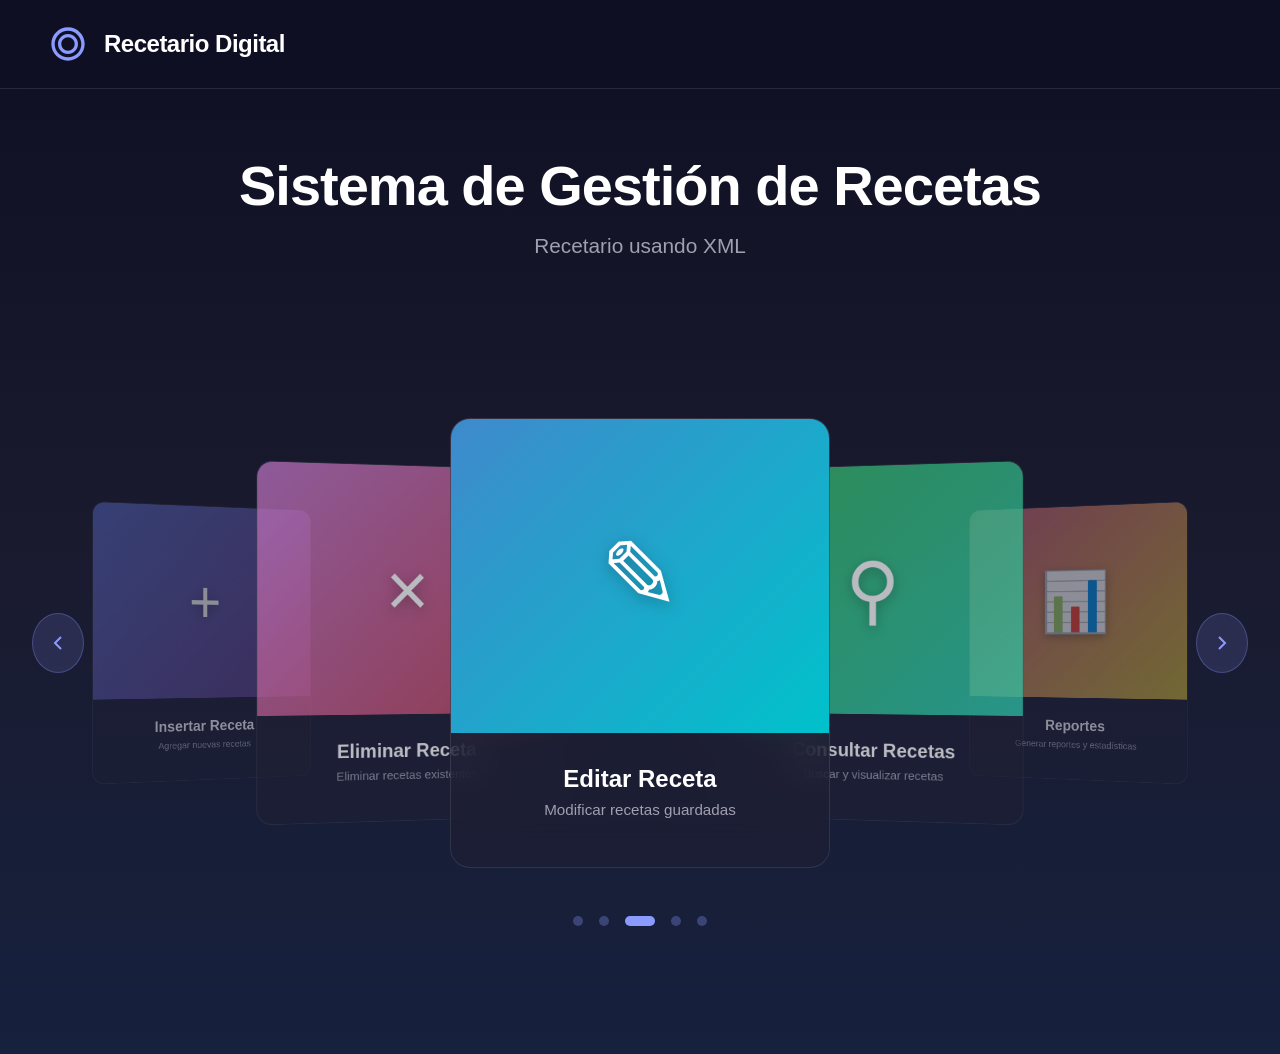
<file: index.html>
<!DOCTYPE html>
<html lang="es">
<head>
    <meta charset="UTF-8">
    <meta name="viewport" content="width=device-width, initial-scale=1.0">
    <title>Recetario Digital - Sistema de Gestión</title>
    <link rel="stylesheet" href="frontend/Style/index.css">
</head>
<body>
    <header class="header">
        <div class="header-content">
            <div class="logo">
                <svg class="logo-icon" viewBox="0 0 24 24" fill="currentColor">
                    <path d="M12 2C6.48 2 2 6.48 2 12s4.48 10 10 10 10-4.48 10-10S17.52 2 12 2zm0 18c-4.41 0-8-3.59-8-8s3.59-8 8-8 8 3.59 8 8-3.59 8-8 8z"/>
                    <path d="M12 6c-3.31 0-6 2.69-6 6s2.69 6 6 6 6-2.69 6-6-2.69-6-6-6zm0 10c-2.21 0-4-1.79-4-4s1.79-4 4-4 4 1.79 4 4-1.79 4-4 4z"/>
                </svg>
                <h1>Recetario Digital</h1>
            </div>
        </div>
    </header>

    <main class="main-content">
        <section class="hero">
            <h2 class="hero-title">Sistema de Gestión de Recetas</h2>
            <p class="hero-subtitle">Recetario usando XML</p>
        </section>

        <section class="coverflow-section">
            <div class="coverflow-container">
                <button class="nav-btn prev" id="prevBtn">
                    <svg viewBox="0 0 24 24" fill="none" stroke="currentColor">
                        <path d="M15 18l-6-6 6-6" stroke-width="2"/>
                    </svg>
                </button>

                <div class="coverflow-wrapper">
                    <div class="coverflow" id="coverflow">
                        <div class="card-3d active" data-index="0">
                            <a href="frontend/insertar.html" class="card-link">
                                <div class="card-image" style="background: linear-gradient(135deg, #667eea 0%, #764ba2 100%);">
                                    <div class="card-icon">+</div>
                                </div>
                                <div class="card-content">
                                    <h3>Insertar Receta</h3>
                                    <p>Agregar nuevas recetas</p>
                                </div>
                            </a>
                        </div>

                        <div class="card-3d" data-index="1">
                            <a href="frontend/bajas.html" class="card-link">
                                <div class="card-image" style="background: linear-gradient(135deg, #f093fb 0%, #f5576c 100%);">
                                    <div class="card-icon">×</div>
                                </div>
                                <div class="card-content">
                                    <h3>Eliminar Receta</h3>
                                    <p>Eliminar recetas existentes</p>
                                </div>
                            </a>
                        </div>

                        <div class="card-3d" data-index="2">
                            <a href="frontend/cambios.html" class="card-link">
                                <div class="card-image" style="background: linear-gradient(135deg, #4facfe 0%, #00f2fe 100%);">
                                    <div class="card-icon">✎</div>
                                </div>
                                <div class="card-content">
                                    <h3>Editar Receta</h3>
                                    <p>Modificar recetas guardadas</p>
                                </div>
                            </a>
                        </div>

                        <div class="card-3d" data-index="3">
                            <a href="frontend/consultas.html" class="card-link">
                                <div class="card-image" style="background: linear-gradient(135deg, #43e97b 0%, #38f9d7 100%);">
                                    <div class="card-icon">⚲</div>
                                </div>
                                <div class="card-content">
                                    <h3>Consultar Recetas</h3>
                                    <p>Buscar y visualizar recetas</p>
                                </div>
                            </a>
                        </div>

                        <div class="card-3d" data-index="4">
                            <a href="frontend/reporte.html" class="card-link">
                                <div class="card-image" style="background: linear-gradient(135deg, #fa709a 0%, #fee140 100%);">
                                    <div class="card-icon">📊</div>
                                </div>
                                <div class="card-content">
                                    <h3>Reportes</h3>
                                    <p>Generar reportes y estadísticas</p>
                                </div>
                            </a>
                        </div>
                    </div>
                </div>

                <button class="nav-btn next" id="nextBtn">
                    <svg viewBox="0 0 24 24" fill="none" stroke="currentColor">
                        <path d="M9 18l6-6-6-6" stroke-width="2"/>
                    </svg>
                </button>
            </div>

            <div class="indicators" id="indicators">
                <span class="indicator active" data-index="0"></span>
                <span class="indicator" data-index="1"></span>
                <span class="indicator" data-index="2"></span>
                <span class="indicator" data-index="3"></span>
                <span class="indicator" data-index="4"></span>
            </div>
        </section>
    </main>

    <script src="frontend/js/index.js"></script>
</body>
</html>
</file>
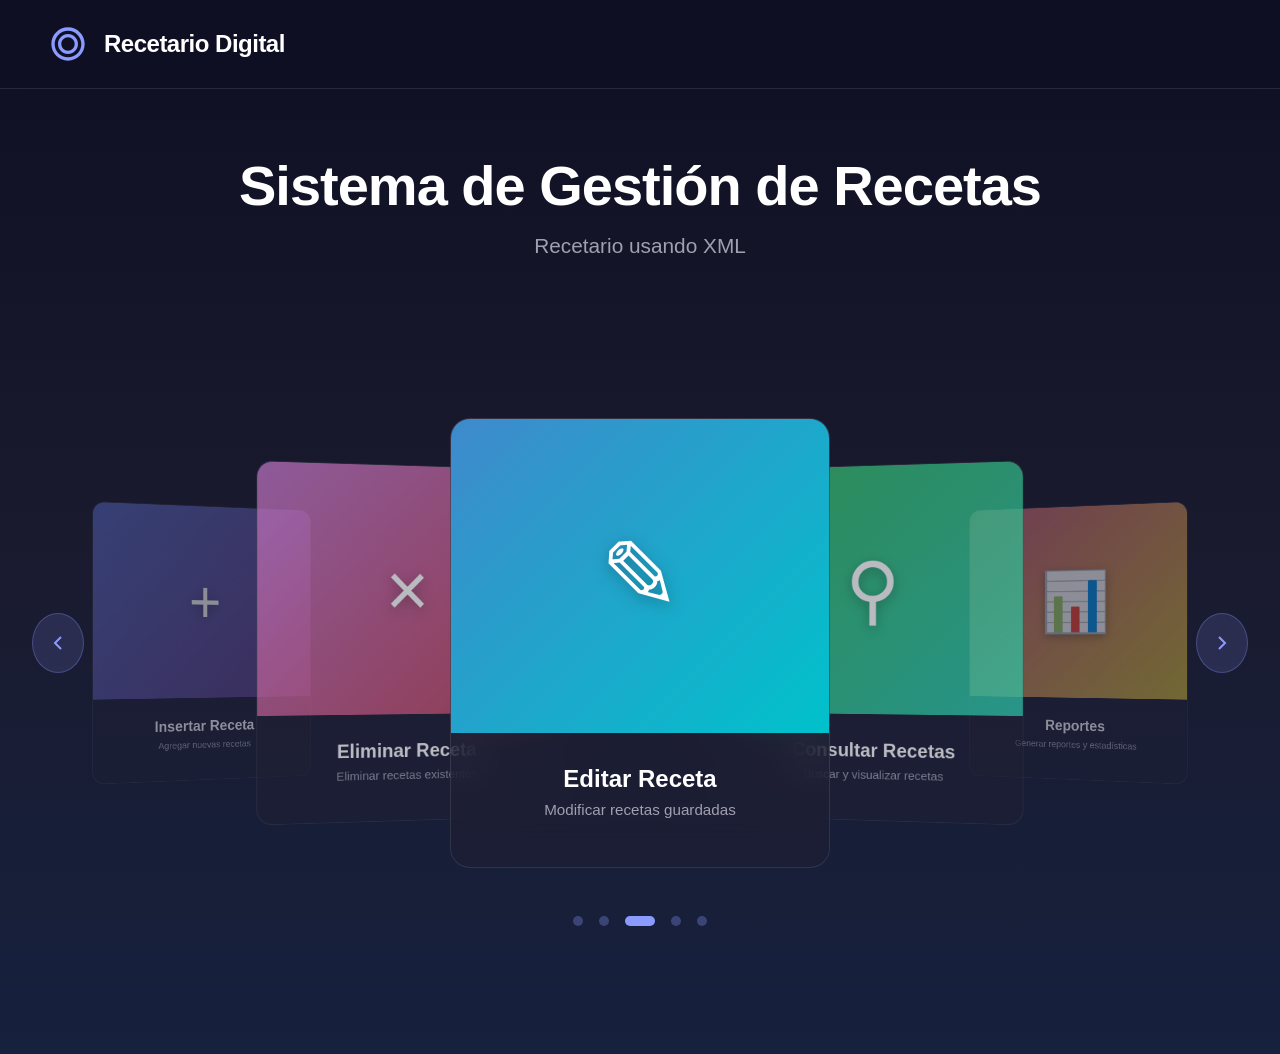
<file: front/index.html>
<!DOCTYPE html>
<html lang="es">
<head>
    <meta charset="UTF-8">
    <meta name="viewport" content="width=device-width, initial-scale=1.0">
    <title>Recetario Digital - Sistema de Gestión</title>
    <link rel="stylesheet" href="Style/index.css">
</head>
<body>
    <header class="header">
        <div class="header-content">
            <div class="logo">
                <svg class="logo-icon" viewBox="0 0 24 24" fill="currentColor">
                    <path d="M12 2C6.48 2 2 6.48 2 12s4.48 10 10 10 10-4.48 10-10S17.52 2 12 2zm0 18c-4.41 0-8-3.59-8-8s3.59-8 8-8 8 3.59 8 8-3.59 8-8 8z"/>
                    <path d="M12 6c-3.31 0-6 2.69-6 6s2.69 6 6 6 6-2.69 6-6-2.69-6-6-6zm0 10c-2.21 0-4-1.79-4-4s1.79-4 4-4 4 1.79 4 4-1.79 4-4 4z"/>
                </svg>
                <h1>Recetario Digital</h1>
            </div>
        </div>
    </header>

    <main class="main-content">
        <section class="hero">
            <h2 class="hero-title">Sistema de Gestión de Recetas</h2>
            <p class="hero-subtitle">Recetario usando XML</p>
        </section>

        <section class="coverflow-section">
            <div class="coverflow-container">
                <button class="nav-btn prev" id="prevBtn">
                    <svg viewBox="0 0 24 24" fill="none" stroke="currentColor">
                        <path d="M15 18l-6-6 6-6" stroke-width="2"/>
                    </svg>
                </button>

                <div class="coverflow-wrapper">
                    <div class="coverflow" id="coverflow">
                        <div class="card-3d active" data-index="0">
                            <a href="insertar.html" class="card-link">
                                <div class="card-image" style="background: linear-gradient(135deg, #667eea 0%, #764ba2 100%);">
                                    <div class="card-icon">+</div>
                                </div>
                                <div class="card-content">
                                    <h3>Insertar Receta</h3>
                                    <p>Agregar nuevas recetas</p>
                                </div>
                            </a>
                        </div>

                        <div class="card-3d" data-index="1">
                            <a href="bajas.html" class="card-link">
                                <div class="card-image" style="background: linear-gradient(135deg, #f093fb 0%, #f5576c 100%);">
                                    <div class="card-icon">×</div>
                                </div>
                                <div class="card-content">
                                    <h3>Eliminar Receta</h3>
                                    <p>Eliminar recetas existentes</p>
                                </div>
                            </a>
                        </div>

                        <div class="card-3d" data-index="2">
                            <a href="cambios.html" class="card-link">
                                <div class="card-image" style="background: linear-gradient(135deg, #4facfe 0%, #00f2fe 100%);">
                                    <div class="card-icon">✎</div>
                                </div>
                                <div class="card-content">
                                    <h3>Editar Receta</h3>
                                    <p>Modificar recetas guardadas</p>
                                </div>
                            </a>
                        </div>

                        <div class="card-3d" data-index="3">
                            <a href="consultas.html" class="card-link">
                                <div class="card-image" style="background: linear-gradient(135deg, #43e97b 0%, #38f9d7 100%);">
                                    <div class="card-icon">⚲</div>
                                </div>
                                <div class="card-content">
                                    <h3>Consultar Recetas</h3>
                                    <p>Buscar y visualizar recetas</p>
                                </div>
                            </a>
                        </div>

                        <div class="card-3d" data-index="4">
                            <a href="reporte.html" class="card-link">
                                <div class="card-image" style="background: linear-gradient(135deg, #fa709a 0%, #fee140 100%);">
                                    <div class="card-icon">📊</div>
                                </div>
                                <div class="card-content">
                                    <h3>Reportes</h3>
                                    <p>Generar reportes y estadísticas</p>
                                </div>
                            </a>
                        </div>
                    </div>
                </div>

                <button class="nav-btn next" id="nextBtn">
                    <svg viewBox="0 0 24 24" fill="none" stroke="currentColor">
                        <path d="M9 18l6-6-6-6" stroke-width="2"/>
                    </svg>
                </button>
            </div>

            <div class="indicators" id="indicators">
                <span class="indicator active" data-index="0"></span>
                <span class="indicator" data-index="1"></span>
                <span class="indicator" data-index="2"></span>
                <span class="indicator" data-index="3"></span>
                <span class="indicator" data-index="4"></span>
            </div>
        </section>
    </main>

    <script src="js/index.js"></script>
</body>
</html>
</file>
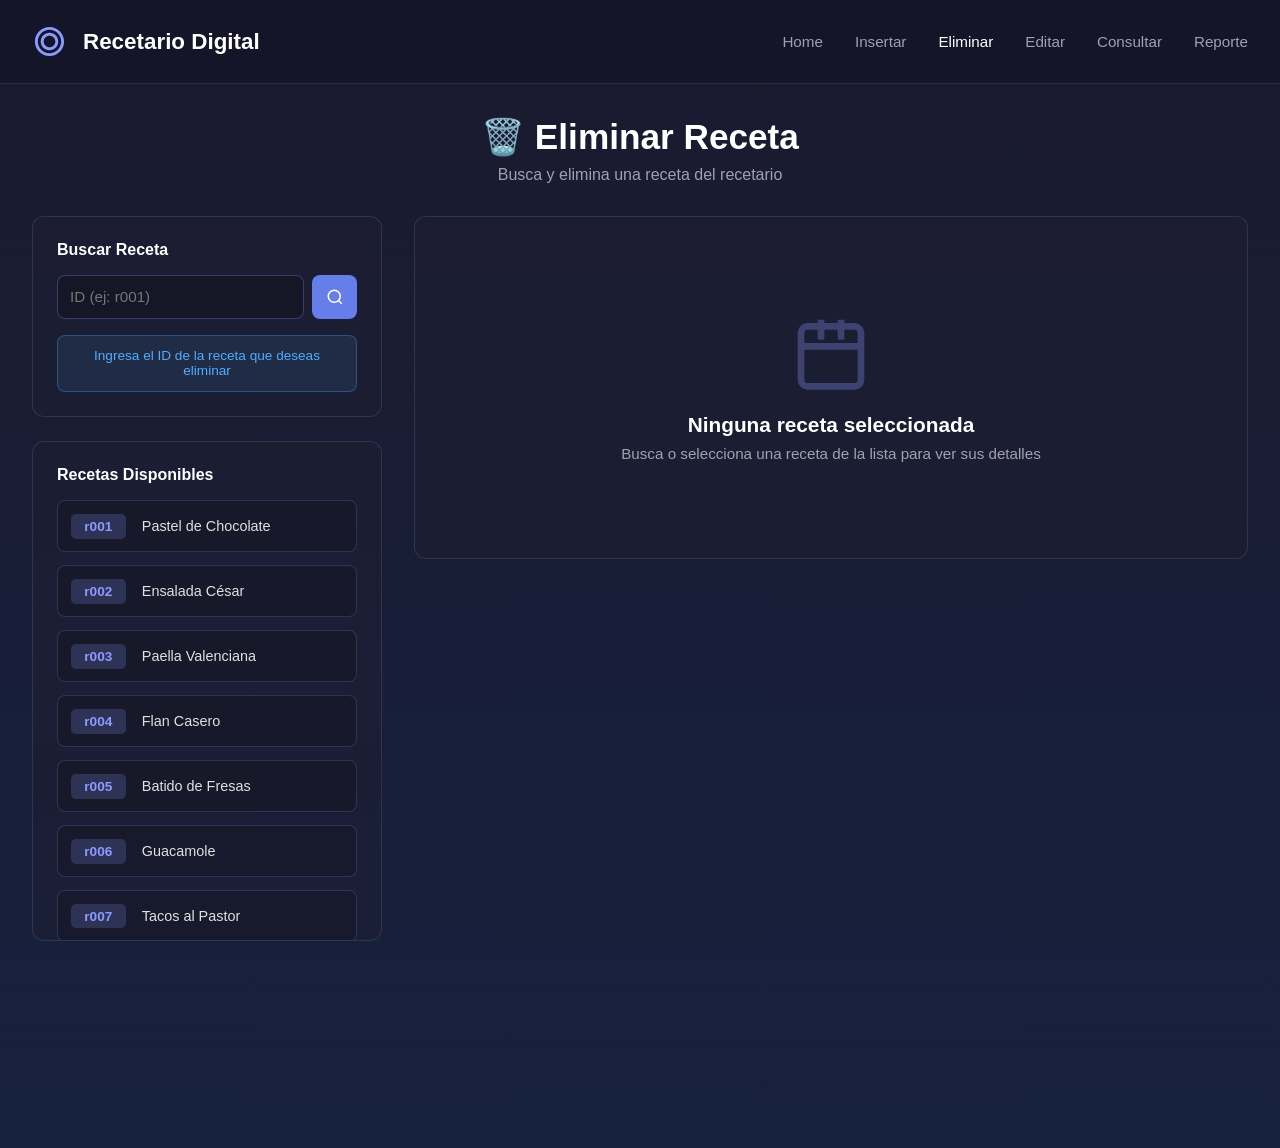
<file: front/bajas.html>
<!DOCTYPE html>
<html lang="es">
<head>
    <meta charset="UTF-8">
    <meta name="viewport" content="width=device-width, initial-scale=1.0">
    <title>Eliminar Receta - Recetario Digital</title>
    <link rel="stylesheet" href="Style/bajas.css">
</head>
<body>
    <!-- HEADER -->
    <header class="header">
        <div class="header-content">
            <div class="logo">
                <svg class="logo-icon" viewBox="0 0 24 24" fill="currentColor">
                    <path d="M12 2C6.48 2 2 6.48 2 12s4.48 10 10 10 10-4.48 10-10S17.52 2 12 2zm0 18c-4.41 0-8-3.59-8-8s3.59-8 8-8 8 3.59 8 8-3.59 8-8 8z"/>
                    <path d="M12 6c-3.31 0-6 2.69-6 6s2.69 6 6 6 6-2.69 6-6-2.69-6-6-6zm0 10c-2.21 0-4-1.79-4-4s1.79-4 4-4 4 1.79 4 4-1.79 4-4 4z"/>
                </svg>
                <h1>Recetario Digital</h1>
            </div>
            <nav class="nav">
                <a href="index.html" class="nav-link">Home</a>
                <a href="insertar.html" class="nav-link">Insertar</a>
                <a href="bajas.html" class="nav-link active">Eliminar</a>
                <a href="cambios.html" class="nav-link">Editar</a>
                <a href="consultas.html" class="nav-link">Consultar</a>
                <a href="reporte.html" class="nav-link">Reporte</a>
            </nav>
        </div>
    </header>

    <!-- MAIN -->
    <main class="main-content">
        <div class="page-header">
            <h2>🗑️ Eliminar Receta</h2>
            <p>Busca y elimina una receta del recetario</p>
        </div>

        <div class="content-wrapper">
            <!-- PANEL IZQUIERDO - Búsqueda y Lista -->
            <aside class="sidebar-panel">
                <!-- Búsqueda -->
                <div class="search-card">
                    <h3 class="card-title">Buscar Receta</h3>
                    
                    <div class="search-box">
                        <input type="text" id="searchId" placeholder="ID (ej: r001)" class="input-field">
                        <button id="btnBuscar" class="btn btn-primary">
                            <svg viewBox="0 0 24 24" fill="none" stroke="currentColor" stroke-width="2">
                                <circle cx="11" cy="11" r="8"></circle>
                                <path d="m21 21-4.35-4.35"></path>
                            </svg>
                        </button>
                    </div>

                    <div id="mensajeBusqueda" class="mensaje-info">
                        Ingresa el ID de la receta que deseas eliminar
                    </div>
                </div>

                <!-- Lista de recetas disponibles -->
                <div class="recetas-list">
                    <h3 class="card-title">Recetas Disponibles</h3>
                    <!-- Las recetas se llenan dinámicamente desde bajas.js -->
                </div>
            </aside>

            <!-- PANEL DERECHO - Vista Previa -->
            <div class="main-panel">
                <div class="preview-container">
                    <!-- Estado vacío -->
                    <div class="preview-empty" id="emptyState">
                        <svg viewBox="0 0 24 24" fill="none" stroke="currentColor" stroke-width="2">
                            <path d="M9 2v6m6-6v6M3 10h18M5 4h14a2 2 0 0 1 2 2v14a2 2 0 0 1-2 2H5a2 2 0 0 1-2-2V6a2 2 0 0 1 2-2z"/>
                        </svg>
                        <h3>Ninguna receta seleccionada</h3>
                        <p>Busca o selecciona una receta de la lista para ver sus detalles</p>
                    </div>

                    <!-- Vista previa de receta (oculta por defecto) -->
                    <div class="recipe-preview" id="recipePreview">
                        <!-- Alerta de confirmación -->
                        <div class="alert-box">
                            <h4>
                                <svg viewBox="0 0 24 24" fill="none" stroke="currentColor" stroke-width="2">
                                    <path d="M10.29 3.86 1.82 18a2 2 0 0 0 1.71 3h16.94a2 2 0 0 0 1.71-3L13.71 3.86a2 2 0 0 0-3.42 0z"/>
                                    <line x1="12" y1="9" x2="12" y2="13"/>
                                    <line x1="12" y1="17" x2="12.01" y2="17"/>
                                </svg>
                                ¡Advertencia!
                            </h4>
                            <p>Estás a punto de eliminar esta receta. Esta acción no se puede deshacer. Revisa cuidadosamente los detalles antes de confirmar.</p>
                        </div>

                        <!-- Encabezado -->
                        <div class="preview-header">
                            <div class="preview-info">
                                <h3 id="previewNombre">Pastel de Chocolate</h3>
                                <div class="preview-badges">
                                    <span class="badge badge-categoria" id="previewCategoria">Postre</span>
                                    <span class="badge badge-dificultad" id="previewDificultad">Media</span>
                                </div>
                                <p class="preview-description" id="previewDescripcion">
                                    Delicioso pastel de chocolate esponjoso y húmedo.
                                </p>
                            </div>
                        </div>

                        <!-- Detalles -->
                        <div class="preview-section">
                            <h4 class="preview-section-title">Detalles</h4>
                            <div class="preview-grid">
                                <div class="preview-item">
                                    <svg viewBox="0 0 24 24" fill="none" stroke="currentColor" stroke-width="2">
                                        <circle cx="12" cy="12" r="10"/>
                                        <polyline points="12 6 12 12 16 14"/>
                                    </svg>
                                    <span id="previewTiempo">60 minutos</span>
                                </div>
                                <div class="preview-item">
                                    <svg viewBox="0 0 24 24" fill="none" stroke="currentColor" stroke-width="2">
                                        <path d="M16 21v-2a4 4 0 0 0-4-4H6a4 4 0 0 0-4 4v2"/>
                                        <circle cx="9" cy="7" r="4"/>
                                        <path d="M22 21v-2a4 4 0 0 0-3-3.87M16 3.13a4 4 0 0 1 0 7.75"/>
                                    </svg>
                                    <span id="previewPorciones">8 porciones</span>
                                </div>
                                <div class="preview-item">
                                    <svg viewBox="0 0 24 24" fill="none" stroke="currentColor" stroke-width="2">
                                        <path d="M14 2H6a2 2 0 0 0-2 2v16a2 2 0 0 0 2 2h12a2 2 0 0 0 2-2V8z"/>
                                        <polyline points="14 2 14 8 20 8"/>
                                    </svg>
                                    <span id="previewId">ID: r001</span>
                                </div>
                            </div>
                        </div>

                        <!-- Ingredientes -->
                        <div class="preview-section">
                            <h4 class="preview-section-title">Ingredientes</h4>
                            <div class="ingredientes-list" id="previewIngredientes">
                                <!-- Se llenan dinámicamente desde bajas.js -->
                            </div>
                        </div>

                        <!-- Pasos -->
                        <div class="preview-section">
                            <h4 class="preview-section-title">Pasos de Preparación</h4>
                            <div class="pasos-list" id="previewPasos">
                                <!-- Se llenan dinámicamente desde bajas.js -->
                            </div>
                        </div>

                        <!-- Botones de acción -->
                        <div class="delete-actions">
                            <button type="button" id="btnCancelar" class="btn btn-primary">
                                <svg viewBox="0 0 24 24" fill="none" stroke="currentColor" stroke-width="2">
                                    <line x1="18" y1="6" x2="6" y2="18"></line>
                                    <line x1="6" y1="6" x2="18" y2="18"></line>
                                </svg>
                                Cancelar
                            </button>
                            <button type="button" id="btnEliminar" class="btn btn-danger">
                                <svg viewBox="0 0 24 24" fill="none" stroke="currentColor" stroke-width="2">
                                    <polyline points="3 6 5 6 21 6"></polyline>
                                    <path d="M19 6v14a2 2 0 0 1-2 2H7a2 2 0 0 1-2-2V6m3 0V4a2 2 0 0 1 2-2h4a2 2 0 0 1 2 2v2"></path>
                                    <line x1="10" y1="11" x2="10" y2="17"></line>
                                    <line x1="14" y1="11" x2="14" y2="17"></line>
                                </svg>
                                Confirmar Eliminación
                            </button>
                        </div>
                    </div>
                </div>
            </div>
        </div>
    </main>

    <!-- JAVASCRIPT -->
    <script src="js/bajas.js"></script>
</body>
</html>
</file>
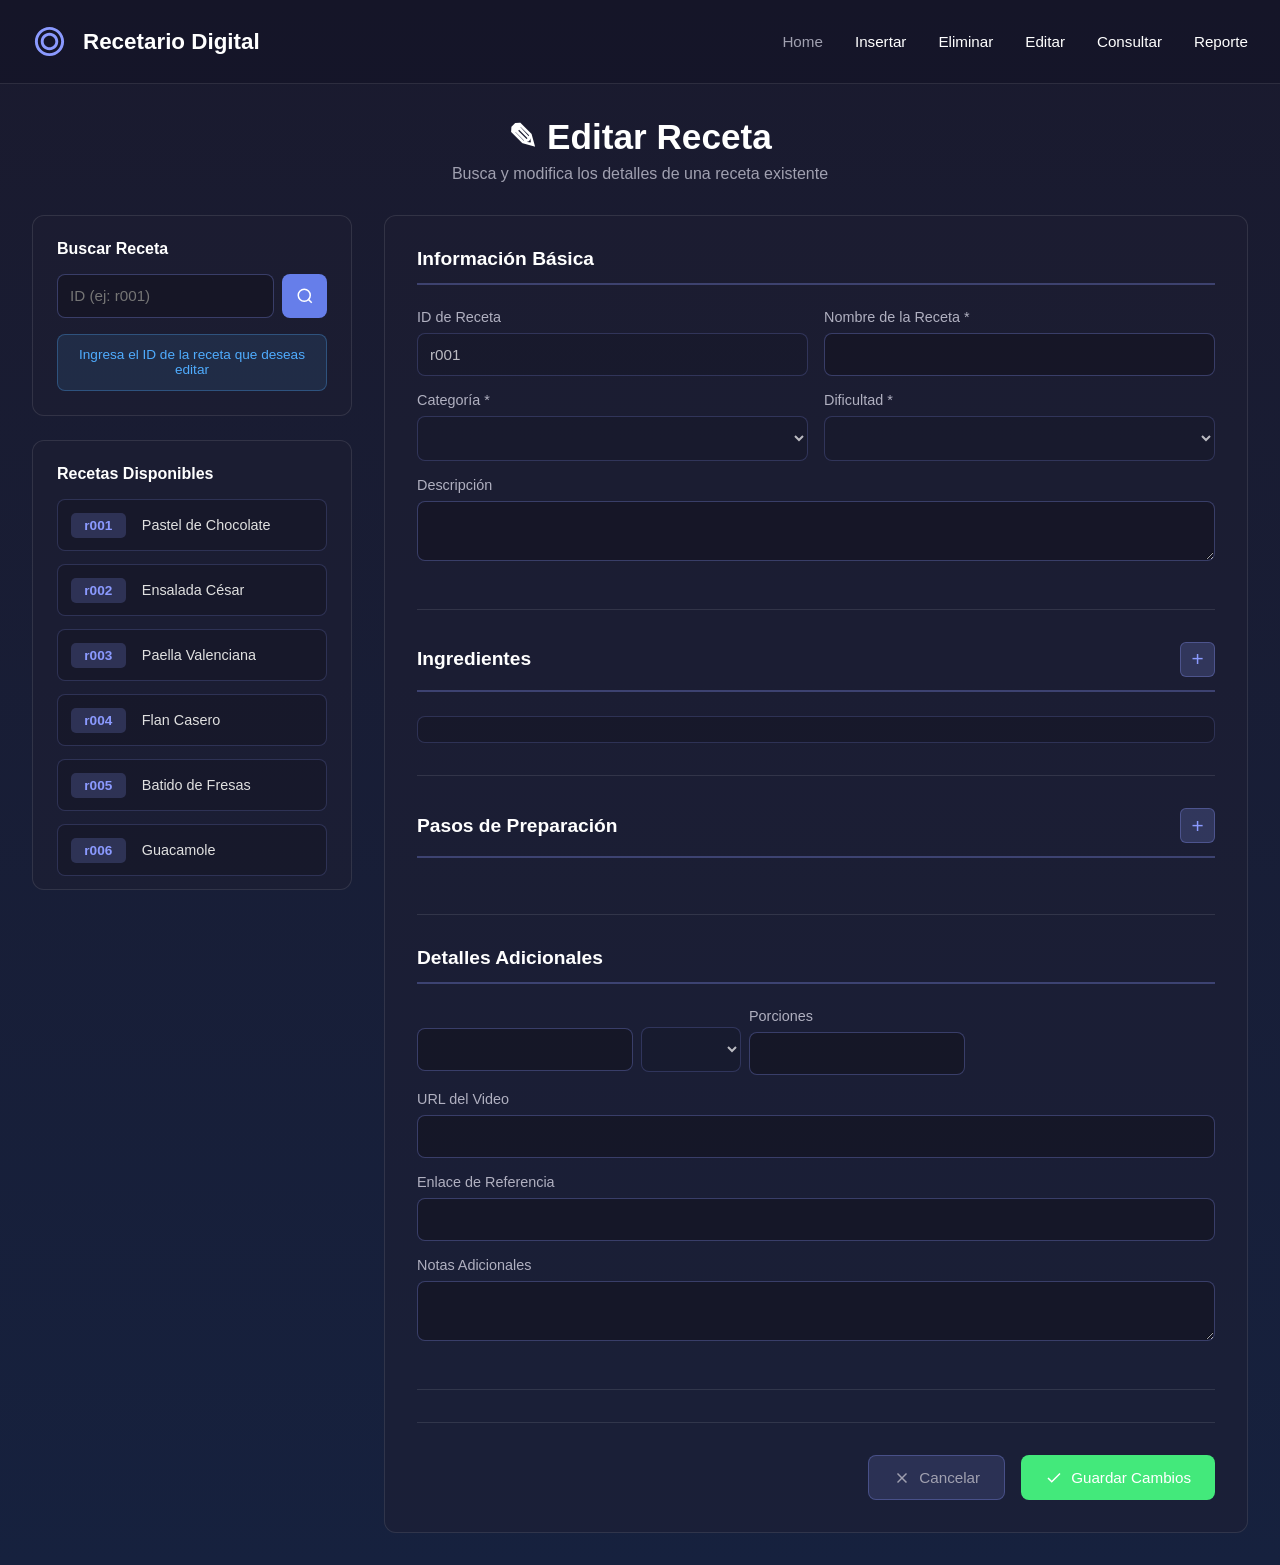
<file: front/cambios.html>
<!DOCTYPE html>
<html lang="es">
<head>
    <meta charset="UTF-8">
    <meta name="viewport" content="width=device-width, initial-scale=1.0">
    <title>Editar Receta - Recetario Digital</title>
    <link rel="stylesheet" href="Style/cambios.css">
</head>
<body onload="inicio()">
    <header class="header">
        <div class="header-content">
            <div class="logo">
                <svg class="logo-icon" viewBox="0 0 24 24" fill="currentColor">
                    <path d="M12 2C6.48 2 2 6.48 2 12s4.48 10 10 10 10-4.48 10-10S17.52 2 12 2zm0 18c-4.41 0-8-3.59-8-8s3.59-8 8-8 8 3.59 8 8-3.59 8-8 8z"/>
                    <path d="M12 6c-3.31 0-6 2.69-6 6s2.69 6 6 6 6-2.69 6-6-2.69-6-6-6zm0 10c-2.21 0-4-1.79-4-4s1.79-4 4-4 4 1.79 4 4-1.79 4-4 4z"/>
                </svg>
                <h1>Recetario Digital</h1>
            </div>
            <nav class="nav">
                <a href="index.html" class="nav-link">Home</a>
                <a href="insertar.html" class="nav-link active">Insertar</a>
                <a href="bajas.html" class="nav-link active">Eliminar</a>
                <a href="cambios.html" class="nav-link active">Editar</a>
                <a href="consultas.html" class="nav-link active">Consultar</a>
                <a href="reporte.html" class="nav-link active">Reporte</a>
            </nav>
        </div>
    </header>

    <main class="main-content">
        <div class="page-header">
            <h2>✎ Editar Receta</h2>
            <p>Busca y modifica los detalles de una receta existente</p>
        </div>

        <div class="content-wrapper">
            <!-- PANEL IZQUIERDO -> para búsqueda y Lista -->
            <aside class="sidebar-panel">
                <div class="search-card">
                    <h3 class="card-title">Buscar Receta</h3>
                    
                    <!-- JAVASCRIPT: Buscar por ID -->
                    <div class="search-box">
                        <input type="text" id="searchId" placeholder="ID (ej: r001)" class="input-field">
                        <button id="btnBuscar" class="btn btn-primary">
                            <svg viewBox="0 0 24 24" fill="none" stroke="currentColor" stroke-width="2">
                                <circle cx="11" cy="11" r="8"></circle>
                                <path d="m21 21-4.35-4.35"></path>
                            </svg>
                        </button>
                    </div>

                    <div id="mensajeBusqueda" class="mensaje-info">
                        Ingresa el ID de la receta que deseas editar
                    </div>
                </div>

                <!-- Lista de recetas disponibles  -->
                <div class="recetas-list" id="recetasList">
                    <h3 class="card-title">Recetas Disponibles</h3>
                </div>
            </aside>

            <!-- PANEL DERECHO-> Para el formulario a editar -->
            <div class="main-panel">
                <form id="formEditar" class="form-container">
                    
                    <!-- Información Básica -->
                    <div class="form-section">
                        <h3 class="section-title">Información Básica</h3>
                        
                        <div class="form-row">
                            <div class="form-group">
                                <label for="recetaId">ID de Receta</label>
                                <input type="text" id="recetaId" class="input-field" value="r001" readonly>
                            </div>

                            <div class="form-group">
                                <label for="nombre">Nombre de la Receta *</label>
                                <input type="text" id="nombre" class="input-field" required>
                            </div>
                        </div>

                        <div class="form-row">
                            <div class="form-group">
                                <label for="categoria">Categoría *</label>
                                <select id="categoria" class="input-field" required>
                                    <option value="" selected></option>
                                    <option value="Entrada">Entrada</option>
                                    <option value="Plato Principal">Plato Principal</option>
                                    <option value="Postre">Postre</option>
                                    <option value="Bebida">Bebida</option>
                                </select>
                            </div>

                            <div class="form-group">
                                <label for="dificultad">Dificultad *</label>
                                <select id="dificultad" class="input-field" required>
                                    <option value="" selected></option>
                                    <option value="Baja">Baja</option>
                                    <option value="Media">Media</option>
                                    <option value="Alta">Alta</option>
                                </select>
                            </div>
                        </div>

                        <div class="form-group">
                            <label for="descripcion">Descripción</label>
                            <textarea id="descripcion" class="input-field" rows="2"></textarea>
                        </div>
                    </div>

                    <!-- Ingredientes -->
                    <div class="form-section">
                        <h3 class="section-title">
                            Ingredientes
                            <button type="button" id="btnAgregarIngrediente" class="btn-icon" title="Agregar ingrediente">+</button>
                        </h3>
                        
                        <div id="ingredientesContainer">
                            <div class="ingrediente-item" id="contenedor-ingredientes"></div>
                        </div>
                    </div>

                    <!-- Pasos de Preparación -->
                    <div class="form-section">
                        <h3 class="section-title">
                            Pasos de Preparación
                            <button type="button" id="btnAgregarPaso" class="btn-icon" title="Agregar paso">+</button>
                        </h3>
                        
                        <div id="pasosContainer"></div>
                    </div>

                    <!-- Detalles Adicionales -->
                    <div class="form-section">
                        <h3 class="section-title">Detalles Adicionales</h3>
                        
                        <div class="form-group-inline">
                            <div class="form-group-inline">
                                <input type="number" id="tiempoTotal" class="input-field" min="1">
                                <select id="unidadTiempo" class="input-field">
                                    <option value=""selected></option>
                                    <option value="minutos">Minutos</option>
                                    <option value="horas">Horas</option>
                                </select>
                            </div>

                            <div class="form-group">
                                <label for="porciones">Porciones</label>
                                <input type="number" id="porciones" class="input-field" min="1">
                            </div>
                        </div>

                        <div class="form-group">
                            <label for="videoUrl">URL del Video</label>
                            <input type="url" id="videoUrl" class="input-field" >
                        </div>

                        <div class="form-group">
                            <label for="enlaceUrl">Enlace de Referencia</label>
                            <input type="url" id="enlaceUrl" class="input-field">
                        </div>

                        <div class="form-group">
                            <label for="notas">Notas Adicionales</label>
                            <textarea id="notas" class="input-field" rows="2"></textarea>
                        </div>
                    </div>

                    <!-- Botones de Acción -->
                    <div class="form-actions">
                        <button type="button" id="btnCancelar" class="btn btn-secondary" onclick="resetFormulario()">
                            <svg viewBox="0 0 24 24" fill="none" stroke="currentColor" stroke-width="2">
                                <line x1="18" y1="6" x2="6" y2="18"></line>
                                <line x1="6" y1="6" x2="18" y2="18"></line>
                            </svg>
                            Cancelar
                        </button>
                        <button type="submit" class="btn btn-success">
                            <svg viewBox="0 0 24 24" fill="none" stroke="currentColor" stroke-width="2">
                                <polyline points="20 6 9 17 4 12"></polyline>
                            </svg>
                            Guardar Cambios
                        </button>
                    </div>
                </form>
            </div>
        </div>
    </main>

    <!-- JAVASCRIPT: para las funciones xd -->
    <script src="js/editar.js"></script>
</body>
</html>
</file>
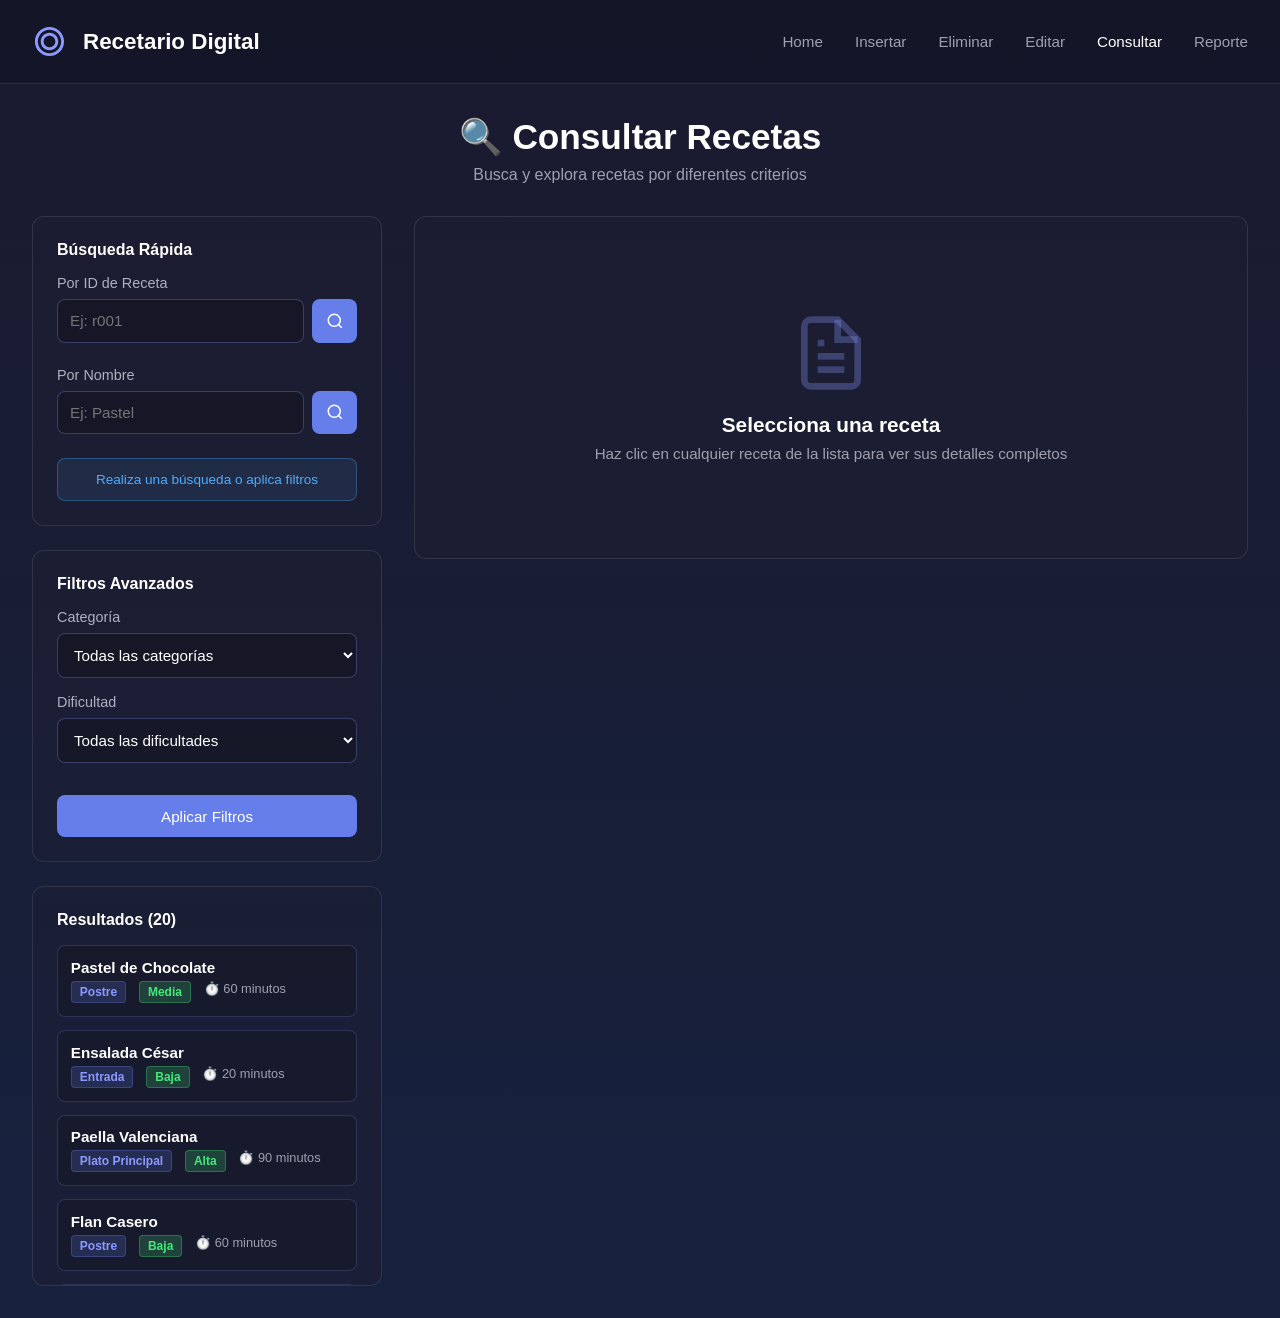
<file: front/consultas.html>
<!DOCTYPE html>
<html lang="es">
<head>
    <meta charset="UTF-8">
    <meta name="viewport" content="width=device-width, initial-scale=1.0">
    <title>Consultar Recetas - Recetario Digital</title>
    <link rel="stylesheet" href="Style/consultas.css">
</head>
<body>
    <!-- HEADER -->
    <header class="header">
        <div class="header-content">
            <div class="logo">
                <svg class="logo-icon" viewBox="0 0 24 24" fill="currentColor">
                    <path d="M12 2C6.48 2 2 6.48 2 12s4.48 10 10 10 10-4.48 10-10S17.52 2 12 2zm0 18c-4.41 0-8-3.59-8-8s3.59-8 8-8 8 3.59 8 8-3.59 8-8 8z"/>
                    <path d="M12 6c-3.31 0-6 2.69-6 6s2.69 6 6 6 6-2.69 6-6-2.69-6-6-6zm0 10c-2.21 0-4-1.79-4-4s1.79-4 4-4 4 1.79 4 4-1.79 4-4 4z"/>
                </svg>
                <h1>Recetario Digital</h1>
            </div>
            <nav class="nav">
                <a href="index.html" class="nav-link">Home</a>
                <a href="insertar.html" class="nav-link">Insertar</a>
                <a href="bajas.html" class="nav-link">Eliminar</a>
                <a href="cambios.html" class="nav-link">Editar</a>
                <a href="consultas.html" class="nav-link active">Consultar</a>
                <a href="reporte.html" class="nav-link">Reporte</a>
            </nav>
        </div>
    </header>

    <!-- MAIN -->
    <main class="main-content">
        <div class="page-header">
            <h2>🔍 Consultar Recetas</h2>
            <p>Busca y explora recetas por diferentes criterios</p>
        </div>

        <div class="content-wrapper">
            <!-- PANEL IZQUIERDO - Búsqueda y Filtros -->
            <aside class="sidebar-panel">
                <!-- Búsqueda por ID -->
                <div class="search-card">
                    <h3 class="card-title">Búsqueda Rápida</h3>
                    
                    <div class="search-section">
                        <label for="searchId">Por ID de Receta</label>
                        <div class="search-box">
                            <input type="text" id="searchId" placeholder="Ej: r001" class="input-field">
                            <button id="btnBuscarId" class="btn btn-primary">
                                <svg viewBox="0 0 24 24" fill="none" stroke="currentColor" stroke-width="2">
                                    <circle cx="11" cy="11" r="8"></circle>
                                    <path d="m21 21-4.35-4.35"></path>
                                </svg>
                            </button>
                        </div>
                    </div>

                    <div class="search-section">
                        <label for="searchNombre">Por Nombre</label>
                        <div class="search-box">
                            <input type="text" id="searchNombre" placeholder="Ej: Pastel" class="input-field">
                            <button id="btnBuscarNombre" class="btn btn-primary">
                                <svg viewBox="0 0 24 24" fill="none" stroke="currentColor" stroke-width="2">
                                    <circle cx="11" cy="11" r="8"></circle>
                                    <path d="m21 21-4.35-4.35"></path>
                                </svg>
                            </button>
                        </div>
                    </div>

                    <div id="mensajeBusqueda" class="mensaje-info">
                        Realiza una búsqueda o aplica filtros
                    </div>
                </div>

                <!-- Filtros -->
                <div class="filters-card">
                    <h3 class="card-title">Filtros Avanzados</h3>
                    
                    <div class="filter-group">
                        <label for="filterCategoria">Categoría</label>
                        <select id="filterCategoria" class="input-field">
                            <option value="">Todas las categorías</option>
                            <option value="Entrada">Entrada</option>
                            <option value="Plato Principal">Plato Principal</option>
                            <option value="Postre">Postre</option>
                            <option value="Bebida">Bebida</option>
                        </select>
                    </div>

                    <div class="filter-group">
                        <label for="filterDificultad">Dificultad</label>
                        <select id="filterDificultad" class="input-field">
                            <option value="">Todas las dificultades</option>
                            <option value="Baja">Baja</option>
                            <option value="Media">Media</option>
                            <option value="Alta">Alta</option>
                        </select>
                    </div>

                    <button id="btnAplicarFiltros" class="btn btn-primary" style="width: 100%; margin-top: 1rem;">
                        Aplicar Filtros
                    </button>
                </div>

                <!-- Resultados de búsqueda -->
                <div class="results-list">
                    <h3 class="card-title">Resultados (0)</h3>
                    <div id="resultadosContainer"></div>
                </div>

            </aside>

            <!-- PANEL DERECHO - Detalle de Receta -->
            <div class="main-panel">
                <div class="detail-container">
                    <!-- Estado vacío -->
                    <div class="detail-empty" id="emptyState">
                        <svg viewBox="0 0 24 24" fill="none" stroke="currentColor" stroke-width="2">
                            <path d="M14 2H6a2 2 0 0 0-2 2v16a2 2 0 0 0 2 2h12a2 2 0 0 0 2-2V8z"/>
                            <polyline points="14 2 14 8 20 8"/>
                            <line x1="16" y1="13" x2="8" y2="13"/>
                            <line x1="16" y1="17" x2="8" y2="17"/>
                            <polyline points="10 9 9 9 8 9"/>
                        </svg>
                        <h3>Selecciona una receta</h3>
                        <p>Haz clic en cualquier receta de la lista para ver sus detalles completos</p>
                    </div>

                    <!-- Vista detallada (oculta por defecto) -->
                    <div class="recipe-detail" id="recipeDetail">
                        <!-- Encabezado -->
                        <div class="detail-header">
                            <div class="detail-info">
                                <h3 id="detailNombre">Pastel de Chocolate</h3>
                                <div class="detail-badges">
                                    <span class="badge badge-categoria" id="detailCategoria">Postre</span>
                                    <span class="badge badge-dificultad" id="detailDificultad">Media</span>
                                </div>
                                <p class="detail-description" id="detailDescripcion">
                                    Delicioso pastel de chocolate esponjoso y húmedo, perfecto para cualquier ocasión especial.
                                </p>
                            </div>
                        </div>

                        <!-- Stats -->
                        <div class="detail-stats">
                            <div class="stat-card">
                                <svg viewBox="0 0 24 24" fill="none" stroke="currentColor" stroke-width="2">
                                    <circle cx="12" cy="12" r="10"/>
                                    <polyline points="12 6 12 12 16 14"/>
                                </svg>
                                <div class="stat-value" id="detailTiempo">60</div>
                                <div class="stat-label">Minutos</div>
                            </div>

                            <div class="stat-card">
                                <svg viewBox="0 0 24 24" fill="none" stroke="currentColor" stroke-width="2">
                                    <path d="M16 21v-2a4 4 0 0 0-4-4H6a4 4 0 0 0-4 4v2"/>
                                    <circle cx="9" cy="7" r="4"/>
                                    <path d="M22 21v-2a4 4 0 0 0-3-3.87M16 3.13a4 4 0 0 1 0 7.75"/>
                                </svg>
                                <div class="stat-value" id="detailPorciones">8</div>
                                <div class="stat-label">Porciones</div>
                            </div>

                            <div class="stat-card">
                                <svg viewBox="0 0 24 24" fill="none" stroke="currentColor" stroke-width="2">
                                    <rect x="3" y="11" width="18" height="11" rx="2" ry="2"/>
                                    <path d="M7 11V7a5 5 0 0 1 10 0v4"/>
                                </svg>
                                <div class="stat-value" id="detailId">r001</div>
                                <div class="stat-label">ID Receta</div>
                            </div>
                        </div>

                        <!-- Ingredientes -->
                        <div class="detail-section">
                            <h4 class="detail-section-title">Ingredientes</h4>
                            <div class="ingredientes-grid" id="detailIngredientes">
                                <div class="ingrediente-card">
                                    <span>Harina</span>
                                    <span>200 g</span>
                                </div>
                                <div class="ingrediente-card">
                                    <span>Cacao en polvo</span>
                                    <span>100 g</span>
                                </div>
                                <div class="ingrediente-card">
                                    <span>Azúcar</span>
                                    <span>150 g</span>
                                </div>
                                <div class="ingrediente-card">
                                    <span>Huevos</span>
                                    <span>3 u</span>
                                </div>
                                <div class="ingrediente-card">
                                    <span>Mantequilla</span>
                                    <span>100 g</span>
                                </div>
                                <div class="ingrediente-card">
                                    <span>Leche</span>
                                    <span>200 ml</span>
                                </div>
                            </div>
                        </div>

                        <!-- Pasos -->
                        <div class="detail-section">
                            <h4 class="detail-section-title">Pasos de Preparación</h4>
                            <div class="pasos-list" id="detailPasos">
                                <div class="paso-card">
                                    <div class="paso-numero">1</div>
                                    <p>Precalentar el horno a 180°C. Engrasar y enharinar un molde para pastel.</p>
                                </div>
                                <div class="paso-card">
                                    <div class="paso-numero">2</div>
                                    <p>Mezclar los ingredientes secos: harina, cacao en polvo y azúcar en un bowl grande.</p>
                                </div>
                                <div class="paso-card">
                                    <div class="paso-numero">3</div>
                                    <p>Añadir los ingredientes líquidos (huevos batidos, mantequilla derretida y leche) y mezclar bien hasta obtener una masa homogénea.</p>
                                </div>
                                <div class="paso-card">
                                    <div class="paso-numero">4</div>
                                    <p>Verter la mezcla en el molde preparado y hornear durante 45-50 minutos o hasta que un palillo insertado salga limpio.</p>
                                </div>
                                <div class="paso-card">
                                    <div class="paso-numero">5</div>
                                    <p>Dejar enfriar completamente antes de desmoldar y decorar al gusto.</p>
                                </div>
                            </div>
                        </div>

                        <!-- Notas adicionales -->
                        <div class="detail-section">
                            <h4 class="detail-section-title">Notas Adicionales</h4>
                            <p id="detailNotas" style="color: #b0b0c0; line-height: 1.6;">
                                Se puede decorar con frutas frescas, crema batida o un glaseado de chocolate. 
                                El pastel se conserva bien en refrigeración hasta por 5 días.
                            </p>
                        </div>

                        <!-- Enlaces -->
                        <div class="detail-links">
                            <a href="#" id="detailVideo" class="link-btn" target="_blank">
                                <svg viewBox="0 0 24 24" fill="none" stroke="currentColor" stroke-width="2">
                                    <polygon points="5 3 19 12 5 21 5 3"></polygon>
                                </svg>
                                Ver Video
                            </a>
                            <a href="#" id="detailEnlace" class="link-btn" target="_blank">
                                <svg viewBox="0 0 24 24" fill="none" stroke="currentColor" stroke-width="2">
                                    <path d="M18 13v6a2 2 0 0 1-2 2H5a2 2 0 0 1-2-2V8a2 2 0 0 1 2-2h6"></path>
                                    <polyline points="15 3 21 3 21 9"></polyline>
                                    <line x1="10" y1="14" x2="21" y2="3"></line>
                                </svg>
                                Enlace Original
                            </a>
                        </div>
                    </div>
                </div>
            </div>
        </div>
    </main>

    <!-- JAVASCRIPT -->
    <script src="js/consultas.js"></script>
</body>
</html>
</file>
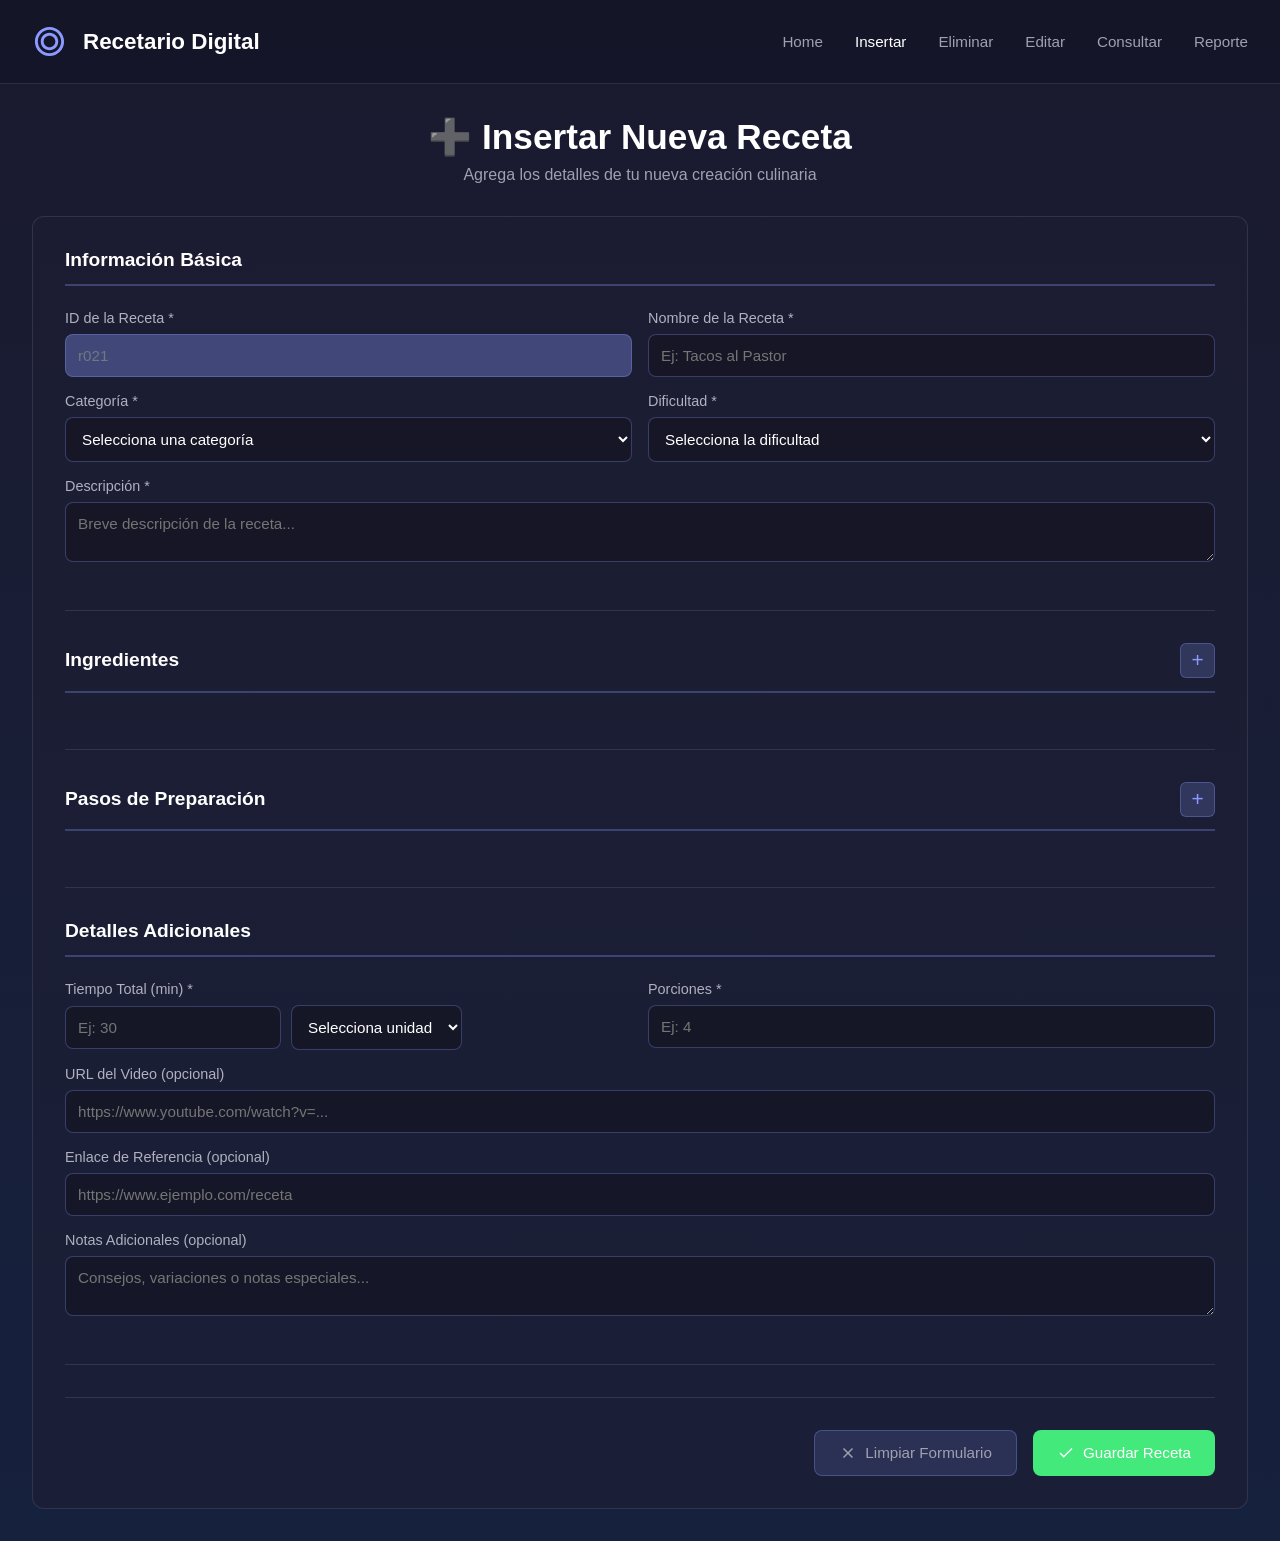
<file: front/insertar.html>
<!DOCTYPE html>
<html lang="es">
<head>
    <meta charset="UTF-8">
    <meta name="viewport" content="width=device-width, initial-scale=1.0">
    <title>Insertar Receta - Recetario Digital</title>
    <link rel="stylesheet" href="Style/insertar.css">
</head>
<body onload="cargarXML()">
    <!-- HEADER -->
    <header class="header">
        <div class="header-content">
            <div class="logo">
                <svg class="logo-icon" viewBox="0 0 24 24" fill="currentColor">
                    <path d="M12 2C6.48 2 2 6.48 2 12s4.48 10 10 10 10-4.48 10-10S17.52 2 12 2zm0 18c-4.41 0-8-3.59-8-8s3.59-8 8-8 8 3.59 8 8-3.59 8-8 8z"/>
                    <path d="M12 6c-3.31 0-6 2.69-6 6s2.69 6 6 6 6-2.69 6-6-2.69-6-6-6zm0 10c-2.21 0-4-1.79-4-4s1.79-4 4-4 4 1.79 4 4-1.79 4-4 4z"/>
                </svg>
                <h1>Recetario Digital</h1>
            </div>
            <nav class="nav">
                <a href="index.html" class="nav-link">Home</a>
                <a href="insertar.html" class="nav-link active">Insertar</a>
                <a href="bajas.html" class="nav-link">Eliminar</a>
                <a href="cambios.html" class="nav-link">Editar</a>
                <a href="consultas.html" class="nav-link">Consultar</a>
                <a href="reporte.html" class="nav-link">Reporte</a>
            </nav>
        </div>
    </header>

    <!-- MAIN -->
    <main class="main-content">
        <div class="page-header">
            <h2>➕ Insertar Nueva Receta</h2>
            <p>Agrega los detalles de tu nueva creación culinaria</p>
        </div>

        <div class="form-container">
            <form id="formReceta"> 

                <!-- Información Básica -->
                <div class="form-section">
                    <h3 class="section-title">Información Básica</h3>

                    <div class="form-row">
                        <div class="form-group">
                            <label for="idReceta">ID de la Receta *</label>
                            <input type="text" id="idReceta" class="input-field" required readonly>
                        </div>

                        <div class="form-group">
                            <label for="nombre">Nombre de la Receta *</label>
                            <input type="text" id="nombre" class="input-field" placeholder="Ej: Tacos al Pastor" required>
                        </div>
                    </div>

                    <div class="form-row">
                        <div class="form-group">
                            <label for="categoria">Categoría *</label>
                            <select id="categoria" class="input-field" required>
                                <option value="" disabled selected>Selecciona una categoría</option>
                                <option value="Entrada">Entrada</option>
                                <option value="Plato Principal">Plato Principal</option>
                                <option value="Postre">Postre</option>
                                <option value="Bebida">Bebida</option>
                            </select>
                        </div>

                        <div class="form-group">
                            <label for="dificultad">Dificultad *</label>
                            <select id="dificultad" class="input-field" required>
                                <option value="" disabled selected>Selecciona la dificultad</option>
                                <option value="Baja">Baja</option>
                                <option value="Media">Media</option>
                                <option value="Alta">Alta</option>
                            </select>
                        </div>
                    </div>

                    <div class="form-group">
                        <label for="descripcion">Descripción *</label>
                        <textarea id="descripcion" class="input-field" rows="2" placeholder="Breve descripción de la receta..." required></textarea>
                    </div>
                </div>

                <!-- Ingredientes -->
                <div class="form-section">
                    <h3 class="section-title">
                        Ingredientes
                        <button type="button" id="btnAgregarIngrediente" class="btn-icon" title="Agregar ingrediente" onclick="agregar_ingrediente()">+</button>
                    </h3>
                    
                    <div id="ingredientesContainer">
                        <!-- Los ingredientes se agregarán dinámicamente aquí -->
                    </div>
                </div>

                <!-- Pasos de Preparación -->
                <div class="form-section">
                    <h3 class="section-title">
                        Pasos de Preparación
                        <button type="button" id="btnAgregarPaso" class="btn-icon" title="Agregar paso" onclick="agregar_paso()">+</button>
                    </h3>
                    
                    <div id="pasosContainer">
                        <!-- Los pasos se agregarán dinámicamente aquí -->
                    </div>
                </div>

                <!-- Detalles Adicionales -->
                <div class="form-section">
                    <h3 class="section-title">Detalles Adicionales</h3>
                    
                    <div class="form-row">
                        <div class="form-group">
                            <label for="tiempoTotal">Tiempo Total (min) *</label>
                            <div style="display: flex; gap: 10px; align-items: center;">
                                <input type="number" id="tiempoTotalNumero" class="input-field" placeholder="Ej: 30" min="1" required>

                                <select id="tiempoTotalUnidad" class="input-field" required>
                                    <option value="" disabled selected>Selecciona unidad</option>
                                    <option value="minutos">Minutos</option>
                                    <option value="horas">Horas</option>
                                </select>
                            </div>
                        </div>

                        <div class="form-group">
                            <label for="porciones">Porciones *</label>
                            <input type="number" id="porciones" class="input-field" placeholder="Ej: 4" min="1" required>
                        </div>
                    </div>

                    <div class="form-group">
                        <label for="videoUrl">URL del Video (opcional)</label>
                        <input type="url" id="videoUrl" class="input-field" placeholder="https://www.youtube.com/watch?v=...">
                    </div>

                    <div class="form-group">
                        <label for="enlaceUrl">Enlace de Referencia (opcional)</label>
                        <input type="url" id="enlaceUrl" class="input-field" placeholder="https://www.ejemplo.com/receta">
                    </div>

                    <div class="form-group">
                        <label for="notas">Notas Adicionales (opcional)</label>
                        <textarea id="notas" class="input-field" rows="2" placeholder="Consejos, variaciones o notas especiales..."></textarea>
                    </div>
                </div>

                <!-- Botones de Acción -->
                <div class="form-actions">
                    <button type="reset" class="btn btn-secondary" onclick="limpiar_formulario()">
                        <svg viewBox="0 0 24 24" fill="none" stroke="currentColor" stroke-width="2">
                            <line x1="18" y1="6" x2="6" y2="18"></line>
                            <line x1="6" y1="6" x2="18" y2="18"></line>
                        </svg>
                        Limpiar Formulario
                    </button>
                    <button type="submit" class="btn btn-success" onclick="validar_entradas(event)">
                        <svg viewBox="0 0 24 24" fill="none" stroke="currentColor" stroke-width="2">
                            <polyline points="20 6 9 17 4 12"></polyline>
                        </svg>
                        Guardar Receta
                    </button>
                </div>
            </form>
        </div>
    </main>

    <!-- JAVASCRIPT -->
    <script src="js/insertar.js"></script>
</body>
</html>
</file>
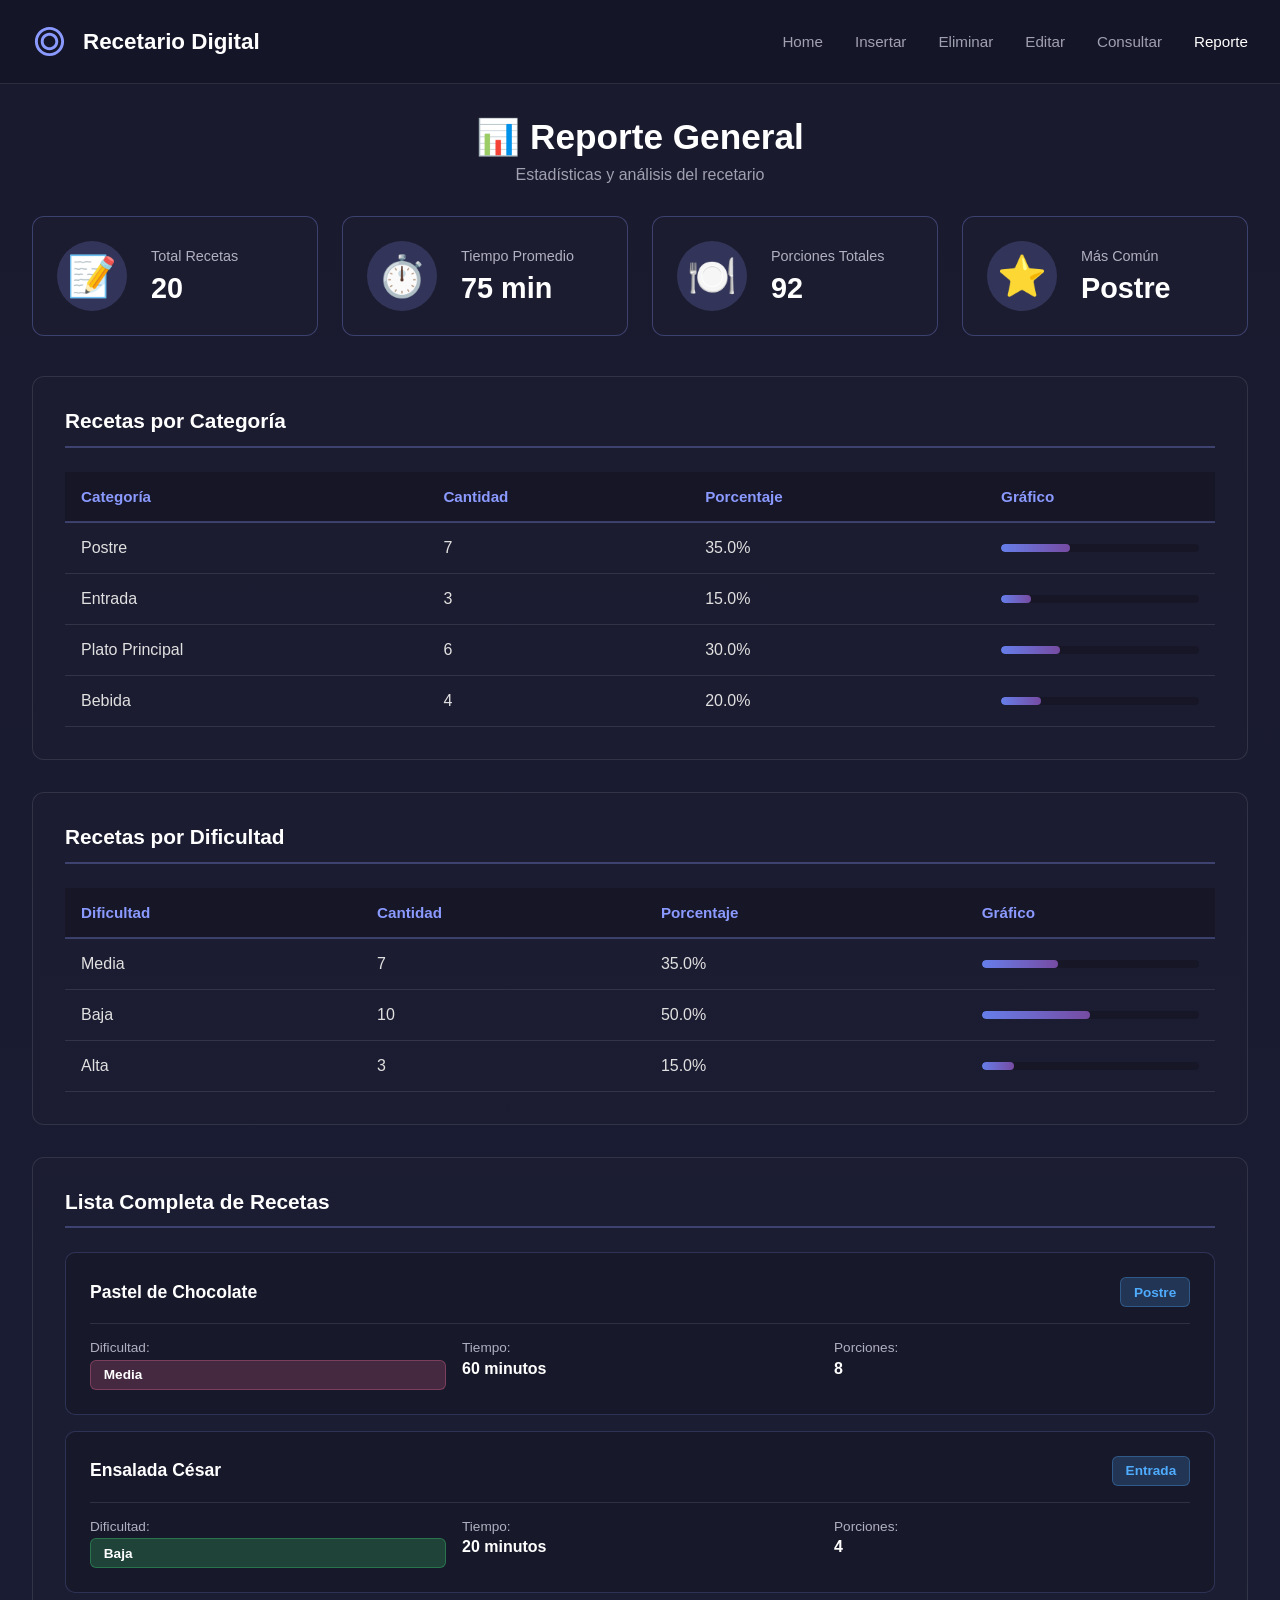
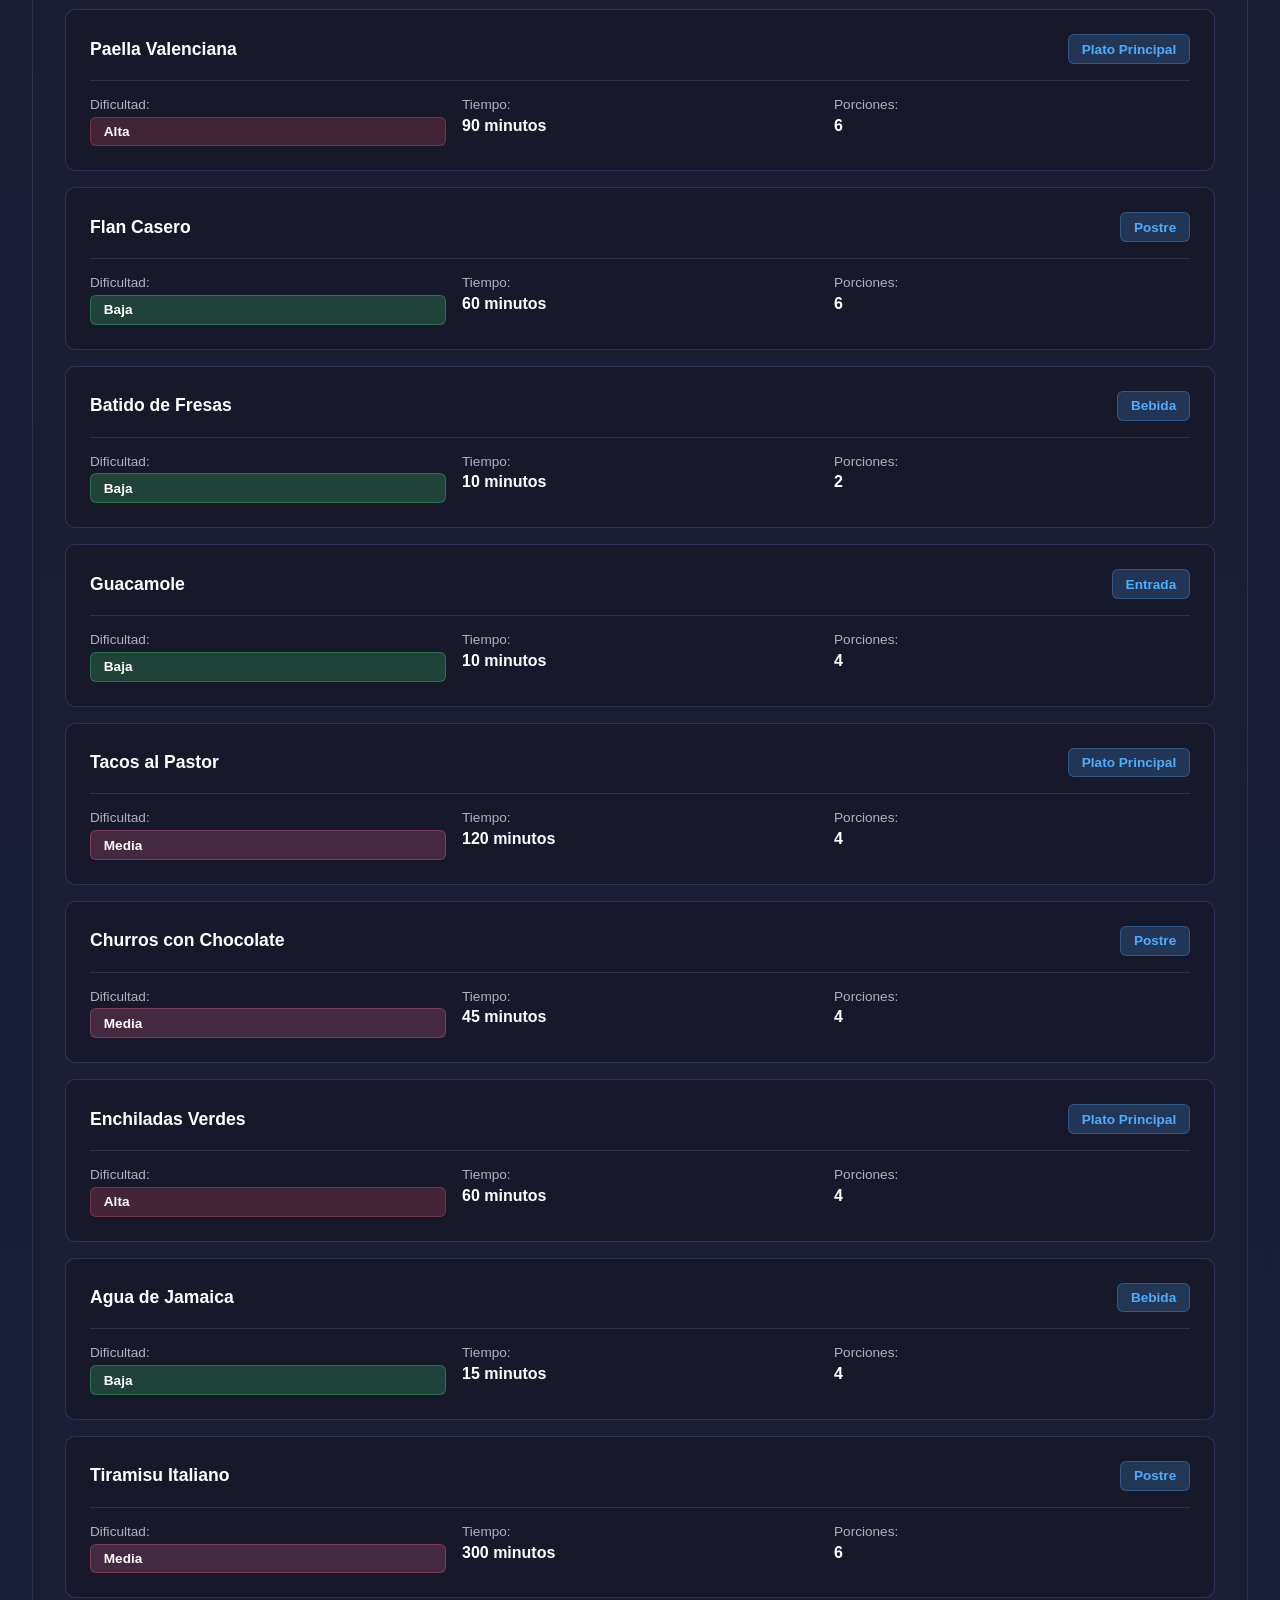
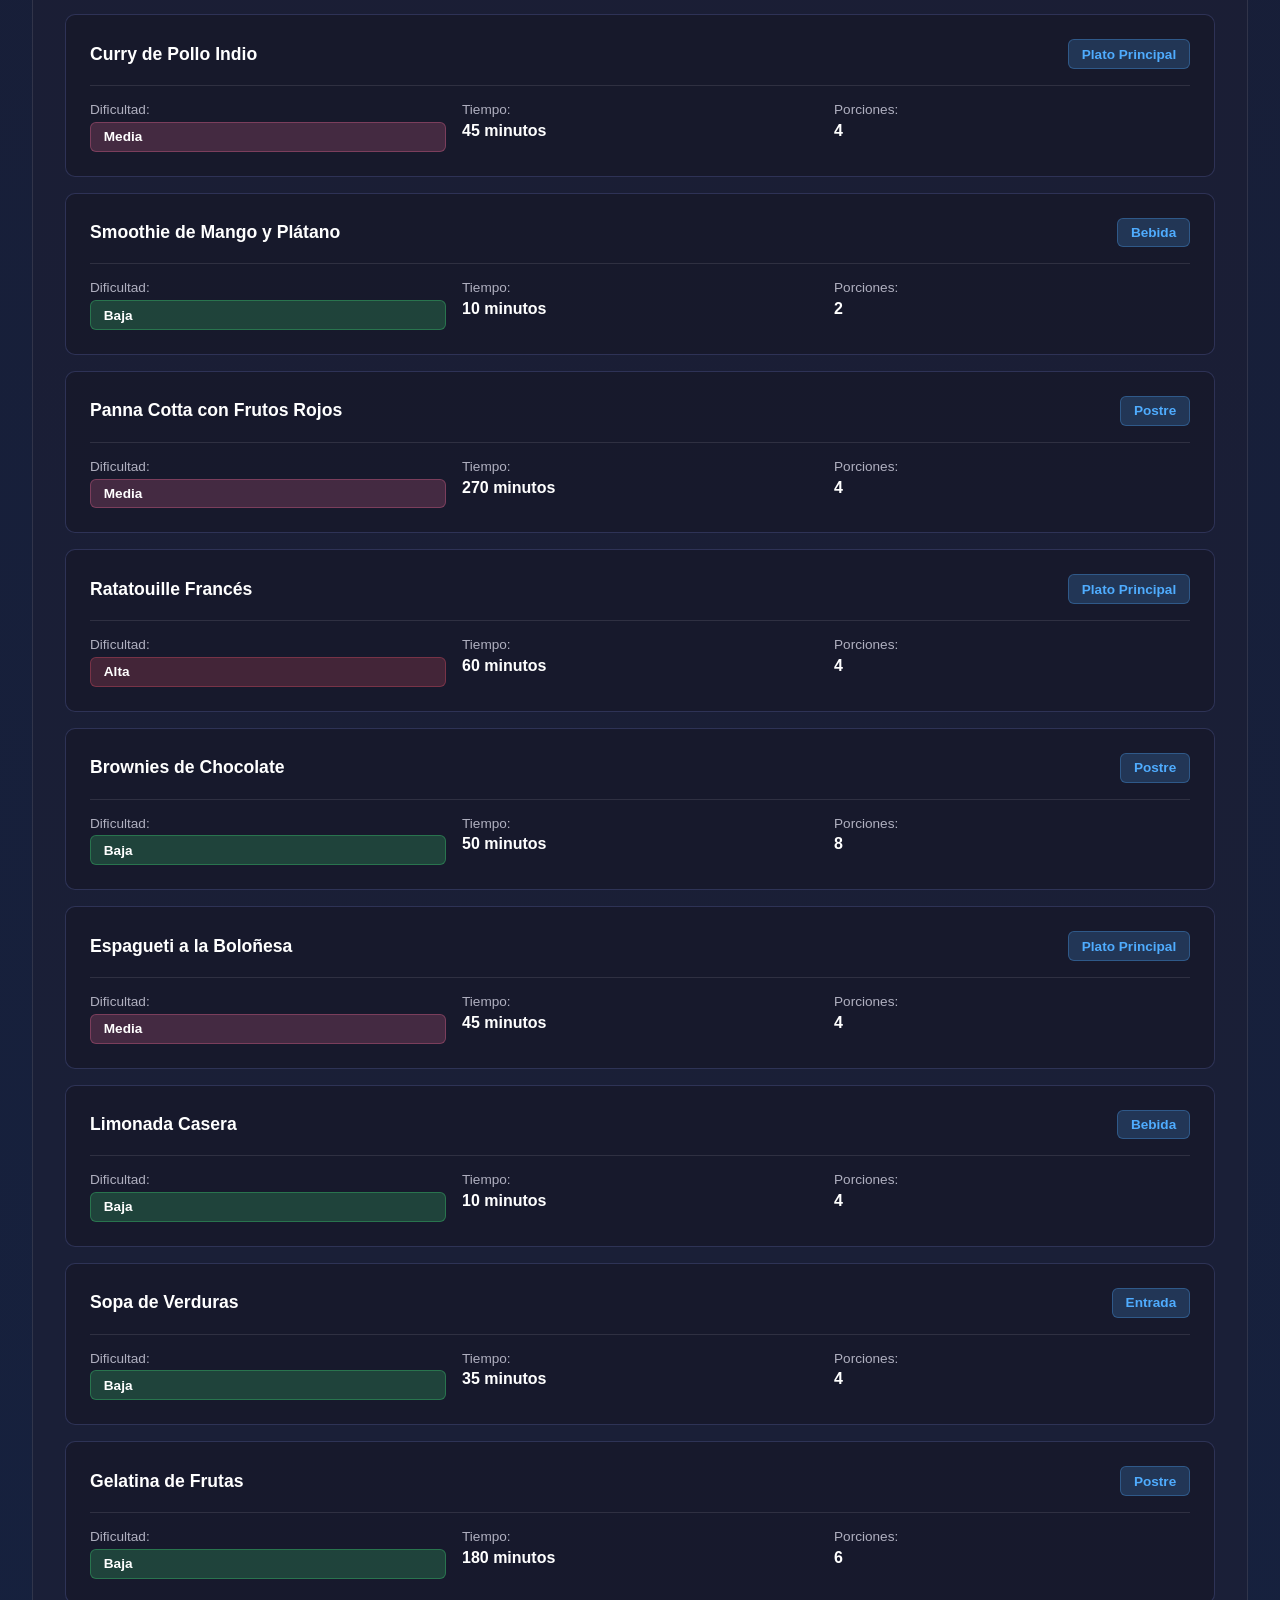
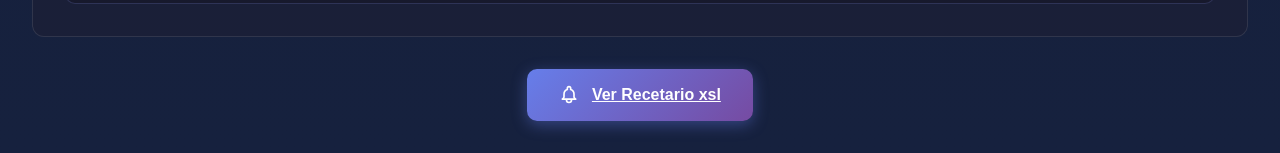
<file: front/reporte.html>
<!DOCTYPE html>
<html lang="es">
<head>
    <meta charset="UTF-8">
    <meta name="viewport" content="width=device-width, initial-scale=1.0">
    <title>Reporte - Recetario Digital</title>
    <link rel="stylesheet" href="Style/reporte.css">
</head>
<body>
    <header class="header">
        <div class="header-content">
            <div class="logo">
                <svg class="logo-icon" viewBox="0 0 24 24" fill="currentColor">
                    <path d="M12 2C6.48 2 2 6.48 2 12s4.48 10 10 10 10-4.48 10-10S17.52 2 12 2zm0 18c-4.41 0-8-3.59-8-8s3.59-8 8-8 8 3.59 8 8-3.59 8-8 8z"/>
                    <path d="M12 6c-3.31 0-6 2.69-6 6s2.69 6 6 6 6-2.69 6-6-2.69-6-6-6zm0 10c-2.21 0-4-1.79-4-4s1.79-4 4-4 4 1.79 4 4-1.79 4-4 4z"/>
                </svg>
                <h1>Recetario Digital</h1>
            </div>
            <nav class="nav">
                <a href="index.html" class="nav-link">Home</a>
                <a href="insertar.html" class="nav-link">Insertar</a>
                <a href="bajas.html" class="nav-link">Eliminar</a>
                <a href="cambios.html" class="nav-link">Editar</a>
                <a href="consultas.html" class="nav-link">Consultar</a>
                <a href="reporte.html" class="nav-link active">Reporte</a>
            </nav>
        </div>
    </header>

    <main class="main-content">
        <div class="page-header">
            <h2>📊 Reporte General</h2>
            <p>Estadísticas y análisis del recetario</p>
        </div>

        <!-- Cards para representar las estadsísticas -->
        <div class="stats-grid">
            <div class="stat-card">
                <div class="stat-icon">📝</div>
                <div class="stat-info">
                    <h3>Total Recetas</h3>
                    <p class="stat-number" id="totalRecetas"></p>
                </div>
            </div>

            <div class="stat-card">
                <div class="stat-icon">⏱️</div>
                <div class="stat-info">
                    <h3>Tiempo Promedio</h3>
                    <p class="stat-number" id="tiempoPromedio"></p>
                </div>
            </div>

            <div class="stat-card">
                <div class="stat-icon">🍽️</div>
                <div class="stat-info">
                    <h3>Porciones Totales</h3>
                    <p class="stat-number" id="porcionesTotales"></p>
                </div>
            </div>

            <div class="stat-card">
                <div class="stat-icon">⭐</div>
                <div class="stat-info">
                    <h3>Más Común</h3>
                    <p class="stat-number" id="categoriaComun"></p>
                </div>
            </div>
        </div>

        <!-- Sección de reportes por categoría -->
        <div class="report-section">
            <h3 class="section-title">Recetas por Categoría</h3>
            <div class="table-container">
                <table class="report-table">
                    <thead>
                        <tr>
                            <th>Categoría</th>
                            <th>Cantidad</th>
                            <th>Porcentaje</th>
                            <th>Gráfico</th>
                        </tr>
                    </thead>
                    <tbody id="tablaCategorias">
                        <tr>
                            <td>Postre</td>
                            <td>2</td>
                            <td>40%</td>
                            <td>
                                <div class="progress-bar">
                                    <div class="progress-fill" style="width: 40%;"></div>
                                </div>
                            </td>
                        </tr>
                        <tr>
                            <td>Entrada</td>
                            <td>1</td>
                            <td>20%</td>
                            <td>
                                <div class="progress-bar">
                                    <div class="progress-fill" style="width: 20%;"></div>
                                </div>
                            </td>
                        </tr>
                        <tr>
                            <td>Plato Principal</td>
                            <td>1</td>
                            <td>20%</td>
                            <td>
                                <div class="progress-bar">
                                    <div class="progress-fill" style="width: 20%;"></div>
                                </div>
                            </td>
                        </tr>
                        <tr>
                            <td>Bebida</td>
                            <td>1</td>
                            <td>20%</td>
                            <td>
                                <div class="progress-bar">
                                    <div class="progress-fill" style="width: 20%;"></div>
                                </div>
                            </td>
                        </tr>
                    </tbody>
                </table>
            </div>
        </div>

        <!-- Sección de dificultad -->
        <div class="report-section">
            <h3 class="section-title">Recetas por Dificultad</h3>
            <div class="table-container">
                <table class="report-table">
                    <thead>
                        <tr>
                            <th>Dificultad</th>
                            <th>Cantidad</th>
                            <th>Porcentaje</th>
                            <th>Gráfico</th>
                        </tr>
                    </thead>
                    <tbody id="tablaDificultad">
                        <tr>
                            <td>
                                <span class="badge badge-success">Baja</span>
                            </td>
                            <td>3</td>
                            <td>60%</td>
                            <td>
                                <div class="progress-bar">
                                    <div class="progress-fill progress-success" style="width: 60%;"></div>
                                </div>
                            </td>
                        </tr>
                        <tr>
                            <td>
                                <span class="badge badge-warning">Media</span>
                            </td>
                            <td>1</td>
                            <td>20%</td>
                            <td>
                                <div class="progress-bar">
                                    <div class="progress-fill progress-warning" style="width: 20%;"></div>
                                </div>
                            </td>
                        </tr>
                        <tr>
                            <td>
                                <span class="badge badge-danger">Alta</span>
                            </td>
                            <td>1</td>
                            <td>20%</td>
                            <td>
                                <div class="progress-bar">
                                    <div class="progress-fill progress-danger" style="width: 20%;"></div>
                                </div>
                            </td>
                        </tr>
                    </tbody>
                </table>
            </div>
        </div>

        <!-- Lista "detallada" de recetas -->
        <div class="report-section">
            <h3 class="section-title">Lista Completa de Recetas</h3>
            <div class="recetas-list" id="listaRecetas">
                <!-- Recetaas ejemplos -->
                <div class="receta-card">
                    <div class="receta-header">
                        <h4>Pastel de Chocolate</h4>
                        <span class="badge badge-info">Postre</span>
                    </div>
                    <div class="receta-details">
                        <div class="detail-item">
                            <span class="detail-label">Dificultad:</span>
                            <span class="badge badge-warning">Media</span>
                        </div>
                        <div class="detail-item">
                            <span class="detail-label">Tiempo:</span>
                            <span>60 min</span>
                        </div>
                        <div class="detail-item">
                            <span class="detail-label">Porciones:</span>
                            <span>8</span>
                        </div>
                        <div class="detail-item">
                            <span class="detail-label">Ingredientes:</span>
                            <span>6</span>
                        </div>
                    </div>
                </div>

                <div class="receta-card">
                    <div class="receta-header">
                        <h4>Batido de Fresas</h4>
                        <span class="badge badge-info">Bebida</span>
                    </div>
                    <div class="receta-details">
                        <div class="detail-item">
                            <span class="detail-label">Dificultad:</span>
                            <span class="badge badge-success">Baja</span>
                        </div>
                        <div class="detail-item">
                            <span class="detail-label">Tiempo:</span>
                            <span>10 min</span>
                        </div>
                        <div class="detail-item">
                            <span class="detail-label">Porciones:</span>
                            <span>2</span>
                        </div>
                        <div class="detail-item">
                            <span class="detail-label">Ingredientes:</span>
                            <span>4</span>
                        </div>
                    </div>
                </div>
            </div>
        </div>

        <div class="export-section">
        <a href="../data/recetario.xml" target="_blank" class="btn btn-primary">
            <svg xmlns="http://www.w3.org/2000/svg" fill="none" viewBox="0 0 24 24" stroke="currentColor"><path stroke-linecap="round" stroke-linejoin="round" stroke-width="2" d="M15 17h5l-1.405-1.405A2.032 2.032 0 0118 14.158V11a6.002 6.002 0 00-4-5.659V4a2 2 0 10-4 0v1.341C7.67 6.165 6 8.388 6 11v3.159c0 .538-.214 1.055-.595 1.436L4 17h5m6 0v1a3 3 0 11-6 0v-1m6 0H9" /></svg>
            Ver Recetario xsl
        </a>
         </div>

    </main>

    <script src="js/reporte.js"></script>
</body>
</html>
</file>
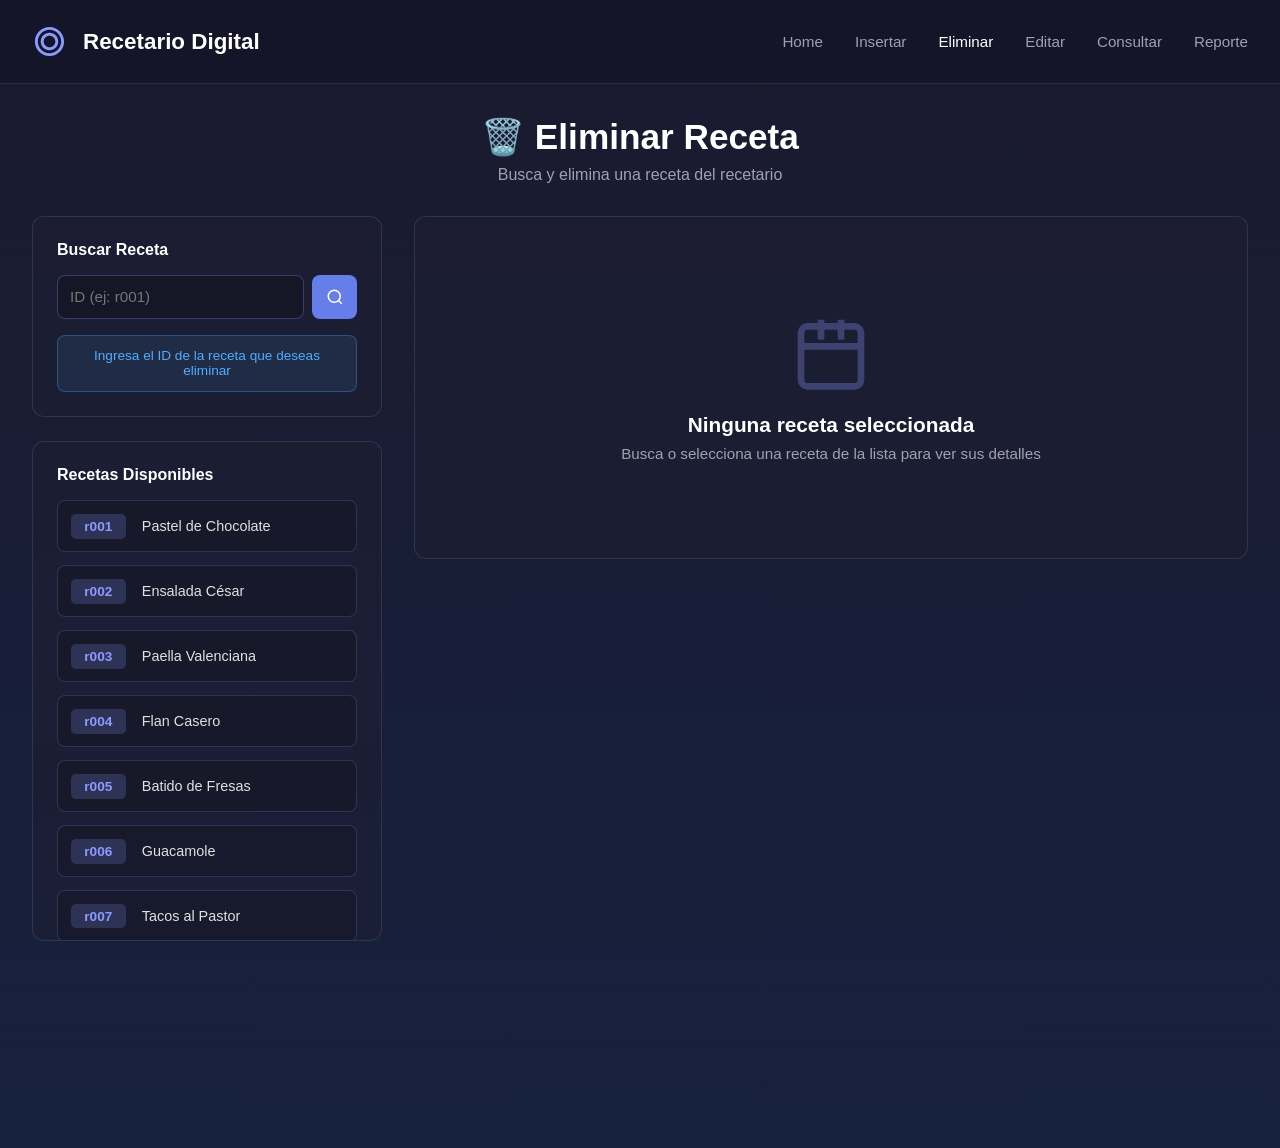
<file: frontend/bajas.html>
<!DOCTYPE html>
<html lang="es">
<head>
    <meta charset="UTF-8">
    <meta name="viewport" content="width=device-width, initial-scale=1.0">
    <title>Eliminar Receta - Recetario Digital</title>
    <link rel="stylesheet" href="Style/bajas.css">
</head>
<body>
    <!-- HEADER -->
    <header class="header">
        <div class="header-content">
            <div class="logo">
                <svg class="logo-icon" viewBox="0 0 24 24" fill="currentColor">
                    <path d="M12 2C6.48 2 2 6.48 2 12s4.48 10 10 10 10-4.48 10-10S17.52 2 12 2zm0 18c-4.41 0-8-3.59-8-8s3.59-8 8-8 8 3.59 8 8-3.59 8-8 8z"/>
                    <path d="M12 6c-3.31 0-6 2.69-6 6s2.69 6 6 6 6-2.69 6-6-2.69-6-6-6zm0 10c-2.21 0-4-1.79-4-4s1.79-4 4-4 4 1.79 4 4-1.79 4-4 4z"/>
                </svg>
                <h1>Recetario Digital</h1>
            </div>
            <nav class="nav">
                <a href="../index.html" class="nav-link">Home</a>
                <a href="insertar.html" class="nav-link">Insertar</a>
                <a href="bajas.html" class="nav-link active">Eliminar</a>
                <a href="cambios.html" class="nav-link">Editar</a>
                <a href="consultas.html" class="nav-link">Consultar</a>
                <a href="reporte.html" class="nav-link">Reporte</a>
            </nav>
        </div>
    </header>

    <!-- MAIN -->
    <main class="main-content">
        <div class="page-header">
            <h2>🗑️ Eliminar Receta</h2>
            <p>Busca y elimina una receta del recetario</p>
        </div>

        <div class="content-wrapper">
            <!-- PANEL IZQUIERDO - Búsqueda y Lista -->
            <aside class="sidebar-panel">
                <!-- Búsqueda -->
                <div class="search-card">
                    <h3 class="card-title">Buscar Receta</h3>
                    
                    <div class="search-box">
                        <input type="text" id="searchId" placeholder="ID (ej: r001)" class="input-field">
                        <button id="btnBuscar" class="btn btn-primary">
                            <svg viewBox="0 0 24 24" fill="none" stroke="currentColor" stroke-width="2">
                                <circle cx="11" cy="11" r="8"></circle>
                                <path d="m21 21-4.35-4.35"></path>
                            </svg>
                        </button>
                    </div>

                    <div id="mensajeBusqueda" class="mensaje-info">
                        Ingresa el ID de la receta que deseas eliminar
                    </div>
                </div>

                <!-- Lista de recetas disponibles -->
                <div class="recetas-list">
                    <h3 class="card-title">Recetas Disponibles</h3>
                    <!-- Las recetas se llenan dinámicamente desde bajas.js -->
                </div>
            </aside>

            <!-- PANEL DERECHO - Vista Previa -->
            <div class="main-panel">
                <div class="preview-container">
                    <!-- Estado vacío -->
                    <div class="preview-empty" id="emptyState">
                        <svg viewBox="0 0 24 24" fill="none" stroke="currentColor" stroke-width="2">
                            <path d="M9 2v6m6-6v6M3 10h18M5 4h14a2 2 0 0 1 2 2v14a2 2 0 0 1-2 2H5a2 2 0 0 1-2-2V6a2 2 0 0 1 2-2z"/>
                        </svg>
                        <h3>Ninguna receta seleccionada</h3>
                        <p>Busca o selecciona una receta de la lista para ver sus detalles</p>
                    </div>

                    <!-- Vista previa de receta (oculta por defecto) -->
                    <div class="recipe-preview" id="recipePreview">
                        <!-- Alerta de confirmación -->
                        <div class="alert-box">
                            <h4>
                                <svg viewBox="0 0 24 24" fill="none" stroke="currentColor" stroke-width="2">
                                    <path d="M10.29 3.86 1.82 18a2 2 0 0 0 1.71 3h16.94a2 2 0 0 0 1.71-3L13.71 3.86a2 2 0 0 0-3.42 0z"/>
                                    <line x1="12" y1="9" x2="12" y2="13"/>
                                    <line x1="12" y1="17" x2="12.01" y2="17"/>
                                </svg>
                                ¡Advertencia!
                            </h4>
                            <p>Estás a punto de eliminar esta receta. Esta acción no se puede deshacer. Revisa cuidadosamente los detalles antes de confirmar.</p>
                        </div>

                        <!-- Encabezado -->
                        <div class="preview-header">
                            <div class="preview-info">
                                <h3 id="previewNombre">Pastel de Chocolate</h3>
                                <div class="preview-badges">
                                    <span class="badge badge-categoria" id="previewCategoria">Postre</span>
                                    <span class="badge badge-dificultad" id="previewDificultad">Media</span>
                                </div>
                                <p class="preview-description" id="previewDescripcion">
                                    Delicioso pastel de chocolate esponjoso y húmedo.
                                </p>
                            </div>
                        </div>

                        <!-- Detalles -->
                        <div class="preview-section">
                            <h4 class="preview-section-title">Detalles</h4>
                            <div class="preview-grid">
                                <div class="preview-item">
                                    <svg viewBox="0 0 24 24" fill="none" stroke="currentColor" stroke-width="2">
                                        <circle cx="12" cy="12" r="10"/>
                                        <polyline points="12 6 12 12 16 14"/>
                                    </svg>
                                    <span id="previewTiempo">60 minutos</span>
                                </div>
                                <div class="preview-item">
                                    <svg viewBox="0 0 24 24" fill="none" stroke="currentColor" stroke-width="2">
                                        <path d="M16 21v-2a4 4 0 0 0-4-4H6a4 4 0 0 0-4 4v2"/>
                                        <circle cx="9" cy="7" r="4"/>
                                        <path d="M22 21v-2a4 4 0 0 0-3-3.87M16 3.13a4 4 0 0 1 0 7.75"/>
                                    </svg>
                                    <span id="previewPorciones">8 porciones</span>
                                </div>
                                <div class="preview-item">
                                    <svg viewBox="0 0 24 24" fill="none" stroke="currentColor" stroke-width="2">
                                        <path d="M14 2H6a2 2 0 0 0-2 2v16a2 2 0 0 0 2 2h12a2 2 0 0 0 2-2V8z"/>
                                        <polyline points="14 2 14 8 20 8"/>
                                    </svg>
                                    <span id="previewId">ID: r001</span>
                                </div>
                            </div>
                        </div>

                        <!-- Ingredientes -->
                        <div class="preview-section">
                            <h4 class="preview-section-title">Ingredientes</h4>
                            <div class="ingredientes-list" id="previewIngredientes">
                                <!-- Se llenan dinámicamente desde bajas.js -->
                            </div>
                        </div>

                        <!-- Pasos -->
                        <div class="preview-section">
                            <h4 class="preview-section-title">Pasos de Preparación</h4>
                            <div class="pasos-list" id="previewPasos">
                                <!-- Se llenan dinámicamente desde bajas.js -->
                            </div>
                        </div>

                        <!-- Botones de acción -->
                        <div class="delete-actions">
                            <button type="button" id="btnCancelar" class="btn btn-primary">
                                <svg viewBox="0 0 24 24" fill="none" stroke="currentColor" stroke-width="2">
                                    <line x1="18" y1="6" x2="6" y2="18"></line>
                                    <line x1="6" y1="6" x2="18" y2="18"></line>
                                </svg>
                                Cancelar
                            </button>
                            <button type="button" id="btnEliminar" class="btn btn-danger">
                                <svg viewBox="0 0 24 24" fill="none" stroke="currentColor" stroke-width="2">
                                    <polyline points="3 6 5 6 21 6"></polyline>
                                    <path d="M19 6v14a2 2 0 0 1-2 2H7a2 2 0 0 1-2-2V6m3 0V4a2 2 0 0 1 2-2h4a2 2 0 0 1 2 2v2"></path>
                                    <line x1="10" y1="11" x2="10" y2="17"></line>
                                    <line x1="14" y1="11" x2="14" y2="17"></line>
                                </svg>
                                Confirmar Eliminación
                            </button>
                        </div>
                    </div>
                </div>
            </div>
        </div>
    </main>

    <!-- JAVASCRIPT -->
    <script src="js/bajas.js"></script>
</body>
</html>
</file>
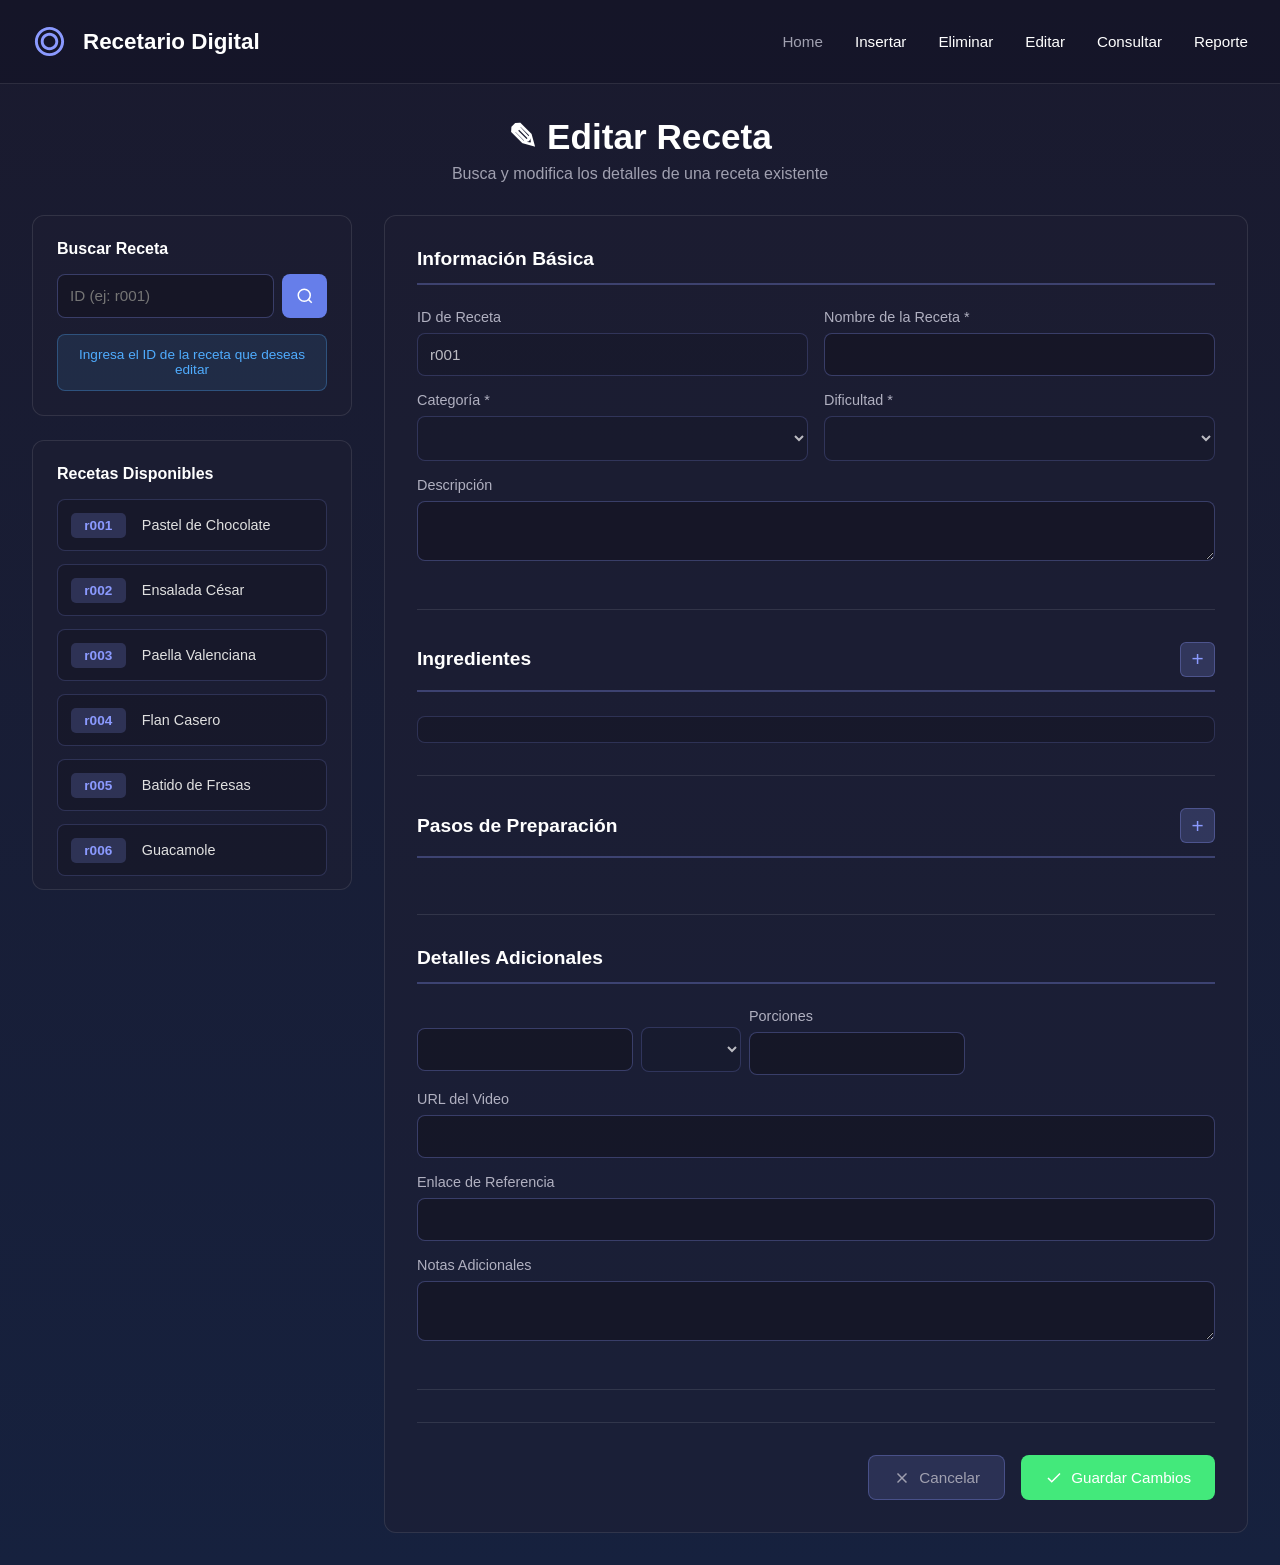
<file: frontend/cambios.html>
<!DOCTYPE html>
<html lang="es">
<head>
    <meta charset="UTF-8">
    <meta name="viewport" content="width=device-width, initial-scale=1.0">
    <title>Editar Receta - Recetario Digital</title>
    <link rel="stylesheet" href="Style/cambios.css">
</head>
<body onload="inicio()">
    <header class="header">
        <div class="header-content">
            <div class="logo">
                <svg class="logo-icon" viewBox="0 0 24 24" fill="currentColor">
                    <path d="M12 2C6.48 2 2 6.48 2 12s4.48 10 10 10 10-4.48 10-10S17.52 2 12 2zm0 18c-4.41 0-8-3.59-8-8s3.59-8 8-8 8 3.59 8 8-3.59 8-8 8z"/>
                    <path d="M12 6c-3.31 0-6 2.69-6 6s2.69 6 6 6 6-2.69 6-6-2.69-6-6-6zm0 10c-2.21 0-4-1.79-4-4s1.79-4 4-4 4 1.79 4 4-1.79 4-4 4z"/>
                </svg>
                <h1>Recetario Digital</h1>
            </div>
            <nav class="nav">
                <a href="../index.html" class="nav-link">Home</a>
                <a href="insertar.html" class="nav-link active">Insertar</a>
                <a href="bajas.html" class="nav-link active">Eliminar</a>
                <a href="cambios.html" class="nav-link active">Editar</a>
                <a href="consultas.html" class="nav-link active">Consultar</a>
                <a href="reporte.html" class="nav-link active">Reporte</a>
            </nav>
        </div>
    </header>

    <main class="main-content">
        <div class="page-header">
            <h2>✎ Editar Receta</h2>
            <p>Busca y modifica los detalles de una receta existente</p>
        </div>

        <div class="content-wrapper">
            <!-- PANEL IZQUIERDO -> para búsqueda y Lista -->
            <aside class="sidebar-panel">
                <div class="search-card">
                    <h3 class="card-title">Buscar Receta</h3>
                    
                    <!-- JAVASCRIPT: Buscar por ID -->
                    <div class="search-box">
                        <input type="text" id="searchId" placeholder="ID (ej: r001)" class="input-field">
                        <button id="btnBuscar" class="btn btn-primary">
                            <svg viewBox="0 0 24 24" fill="none" stroke="currentColor" stroke-width="2">
                                <circle cx="11" cy="11" r="8"></circle>
                                <path d="m21 21-4.35-4.35"></path>
                            </svg>
                        </button>
                    </div>

                    <div id="mensajeBusqueda" class="mensaje-info">
                        Ingresa el ID de la receta que deseas editar
                    </div>
                </div>

                <!-- Lista de recetas disponibles  -->
                <div class="recetas-list" id="recetasList">
                    <h3 class="card-title">Recetas Disponibles</h3>
                </div>
            </aside>

            <!-- PANEL DERECHO-> Para el formulario a editar -->
            <div class="main-panel">
                <form id="formEditar" class="form-container">
                    
                    <!-- Información Básica -->
                    <div class="form-section">
                        <h3 class="section-title">Información Básica</h3>
                        
                        <div class="form-row">
                            <div class="form-group">
                                <label for="recetaId">ID de Receta</label>
                                <input type="text" id="recetaId" class="input-field" value="r001" readonly>
                            </div>

                            <div class="form-group">
                                <label for="nombre">Nombre de la Receta *</label>
                                <input type="text" id="nombre" class="input-field" required>
                            </div>
                        </div>

                        <div class="form-row">
                            <div class="form-group">
                                <label for="categoria">Categoría *</label>
                                <select id="categoria" class="input-field" required>
                                    <option value="" selected></option>
                                    <option value="Entrada">Entrada</option>
                                    <option value="Plato Principal">Plato Principal</option>
                                    <option value="Postre">Postre</option>
                                    <option value="Bebida">Bebida</option>
                                </select>
                            </div>

                            <div class="form-group">
                                <label for="dificultad">Dificultad *</label>
                                <select id="dificultad" class="input-field" required>
                                    <option value="" selected></option>
                                    <option value="Baja">Baja</option>
                                    <option value="Media">Media</option>
                                    <option value="Alta">Alta</option>
                                </select>
                            </div>
                        </div>

                        <div class="form-group">
                            <label for="descripcion">Descripción</label>
                            <textarea id="descripcion" class="input-field" rows="2"></textarea>
                        </div>
                    </div>

                    <!-- Ingredientes -->
                    <div class="form-section">
                        <h3 class="section-title">
                            Ingredientes
                            <button type="button" id="btnAgregarIngrediente" class="btn-icon" title="Agregar ingrediente">+</button>
                        </h3>
                        
                        <div id="ingredientesContainer">
                            <div class="ingrediente-item" id="contenedor-ingredientes"></div>
                        </div>
                    </div>

                    <!-- Pasos de Preparación -->
                    <div class="form-section">
                        <h3 class="section-title">
                            Pasos de Preparación
                            <button type="button" id="btnAgregarPaso" class="btn-icon" title="Agregar paso">+</button>
                        </h3>
                        
                        <div id="pasosContainer"></div>
                    </div>

                    <!-- Detalles Adicionales -->
                    <div class="form-section">
                        <h3 class="section-title">Detalles Adicionales</h3>
                        
                        <div class="form-group-inline">
                            <div class="form-group-inline">
                                <input type="number" id="tiempoTotal" class="input-field" min="1">
                                <select id="unidadTiempo" class="input-field">
                                    <option value=""selected></option>
                                    <option value="minutos">Minutos</option>
                                    <option value="horas">Horas</option>
                                </select>
                            </div>

                            <div class="form-group">
                                <label for="porciones">Porciones</label>
                                <input type="number" id="porciones" class="input-field" min="1">
                            </div>
                        </div>

                        <div class="form-group">
                            <label for="videoUrl">URL del Video</label>
                            <input type="url" id="videoUrl" class="input-field" >
                        </div>

                        <div class="form-group">
                            <label for="enlaceUrl">Enlace de Referencia</label>
                            <input type="url" id="enlaceUrl" class="input-field">
                        </div>

                        <div class="form-group">
                            <label for="notas">Notas Adicionales</label>
                            <textarea id="notas" class="input-field" rows="2"></textarea>
                        </div>
                    </div>

                    <!-- Botones de Acción -->
                    <div class="form-actions">
                        <button type="button" id="btnCancelar" class="btn btn-secondary" onclick="resetFormulario()">
                            <svg viewBox="0 0 24 24" fill="none" stroke="currentColor" stroke-width="2">
                                <line x1="18" y1="6" x2="6" y2="18"></line>
                                <line x1="6" y1="6" x2="18" y2="18"></line>
                            </svg>
                            Cancelar
                        </button>
                        <button type="submit" class="btn btn-success">
                            <svg viewBox="0 0 24 24" fill="none" stroke="currentColor" stroke-width="2">
                                <polyline points="20 6 9 17 4 12"></polyline>
                            </svg>
                            Guardar Cambios
                        </button>
                    </div>
                </form>
            </div>
        </div>
    </main>

    <!-- JAVASCRIPT: para las funciones xd -->
    <script src="js/editar.js"></script>
</body>
</html>
</file>
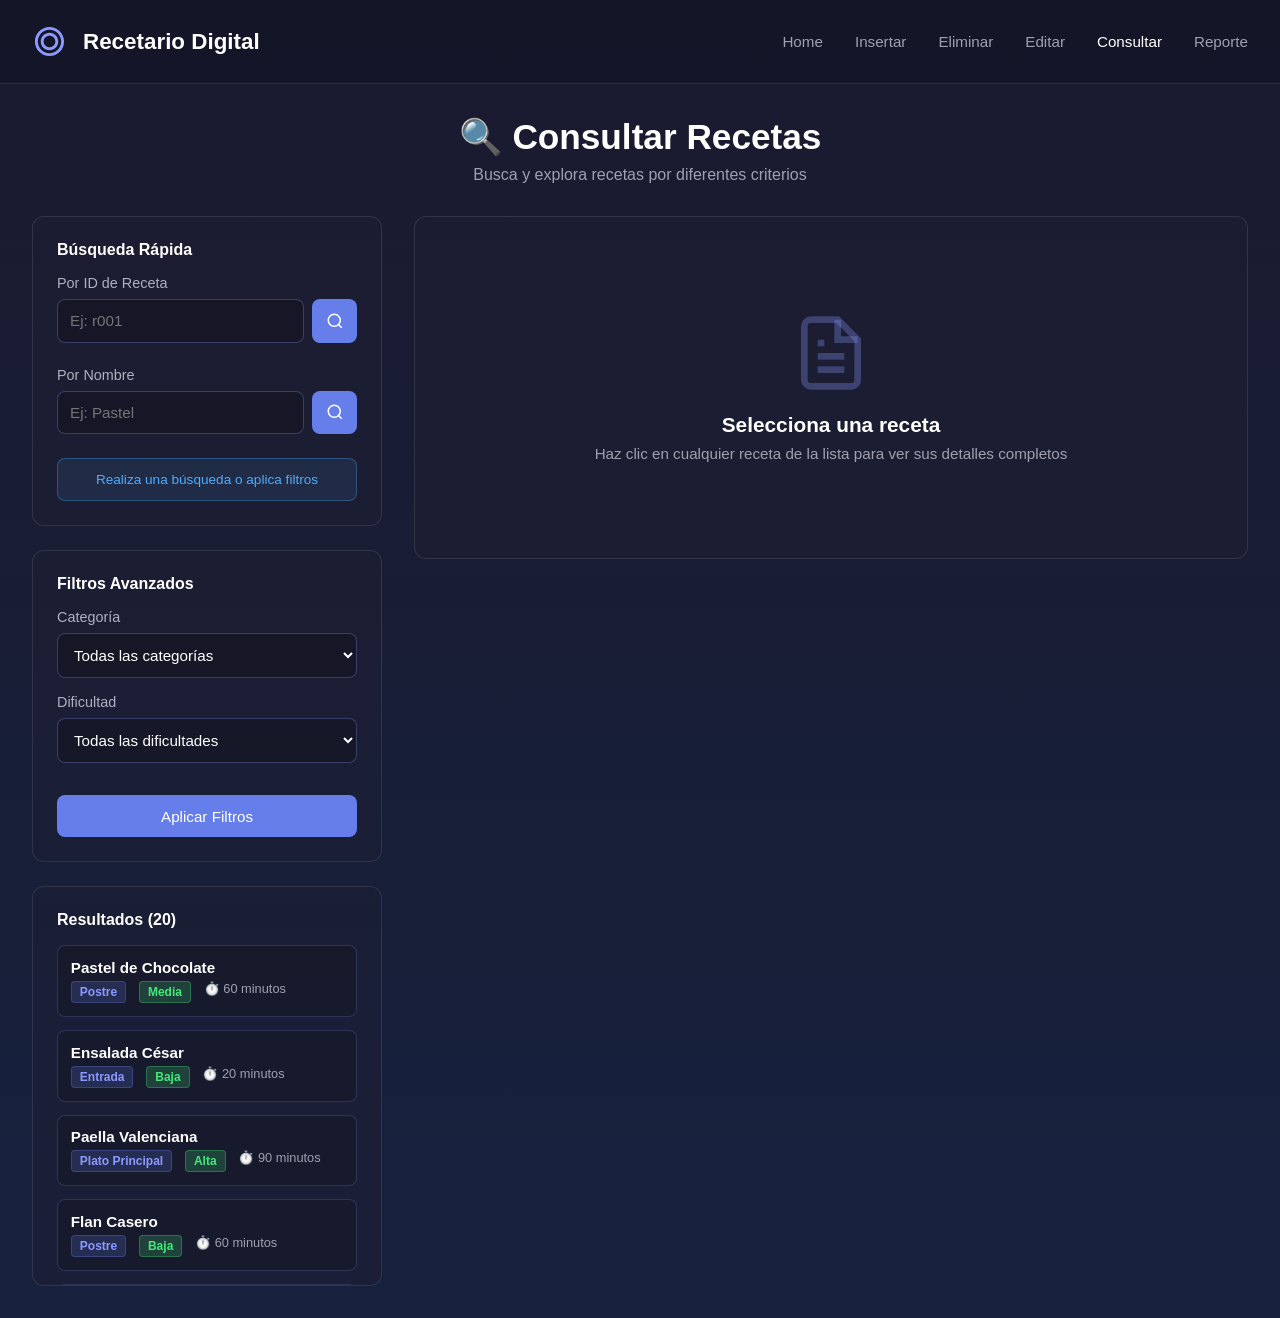
<file: frontend/consultas.html>
<!DOCTYPE html>
<html lang="es">
<head>
    <meta charset="UTF-8">
    <meta name="viewport" content="width=device-width, initial-scale=1.0">
    <title>Consultar Recetas - Recetario Digital</title>
    <link rel="stylesheet" href="Style/consultas.css">
</head>
<body>
    <!-- HEADER -->
    <header class="header">
        <div class="header-content">
            <div class="logo">
                <svg class="logo-icon" viewBox="0 0 24 24" fill="currentColor">
                    <path d="M12 2C6.48 2 2 6.48 2 12s4.48 10 10 10 10-4.48 10-10S17.52 2 12 2zm0 18c-4.41 0-8-3.59-8-8s3.59-8 8-8 8 3.59 8 8-3.59 8-8 8z"/>
                    <path d="M12 6c-3.31 0-6 2.69-6 6s2.69 6 6 6 6-2.69 6-6-2.69-6-6-6zm0 10c-2.21 0-4-1.79-4-4s1.79-4 4-4 4 1.79 4 4-1.79 4-4 4z"/>
                </svg>
                <h1>Recetario Digital</h1>
            </div>
            <nav class="nav">
                <a href="../index.html" class="nav-link">Home</a>
                <a href="insertar.html" class="nav-link">Insertar</a>
                <a href="bajas.html" class="nav-link">Eliminar</a>
                <a href="cambios.html" class="nav-link">Editar</a>
                <a href="consultas.html" class="nav-link active">Consultar</a>
                <a href="reporte.html" class="nav-link">Reporte</a>
            </nav>
        </div>
    </header>

    <!-- MAIN -->
    <main class="main-content">
        <div class="page-header">
            <h2>🔍 Consultar Recetas</h2>
            <p>Busca y explora recetas por diferentes criterios</p>
        </div>

        <div class="content-wrapper">
            <!-- PANEL IZQUIERDO - Búsqueda y Filtros -->
            <aside class="sidebar-panel">
                <!-- Búsqueda por ID -->
                <div class="search-card">
                    <h3 class="card-title">Búsqueda Rápida</h3>
                    
                    <div class="search-section">
                        <label for="searchId">Por ID de Receta</label>
                        <div class="search-box">
                            <input type="text" id="searchId" placeholder="Ej: r001" class="input-field">
                            <button id="btnBuscarId" class="btn btn-primary">
                                <svg viewBox="0 0 24 24" fill="none" stroke="currentColor" stroke-width="2">
                                    <circle cx="11" cy="11" r="8"></circle>
                                    <path d="m21 21-4.35-4.35"></path>
                                </svg>
                            </button>
                        </div>
                    </div>

                    <div class="search-section">
                        <label for="searchNombre">Por Nombre</label>
                        <div class="search-box">
                            <input type="text" id="searchNombre" placeholder="Ej: Pastel" class="input-field">
                            <button id="btnBuscarNombre" class="btn btn-primary">
                                <svg viewBox="0 0 24 24" fill="none" stroke="currentColor" stroke-width="2">
                                    <circle cx="11" cy="11" r="8"></circle>
                                    <path d="m21 21-4.35-4.35"></path>
                                </svg>
                            </button>
                        </div>
                    </div>

                    <div id="mensajeBusqueda" class="mensaje-info">
                        Realiza una búsqueda o aplica filtros
                    </div>
                </div>

                <!-- Filtros -->
                <div class="filters-card">
                    <h3 class="card-title">Filtros Avanzados</h3>
                    
                    <div class="filter-group">
                        <label for="filterCategoria">Categoría</label>
                        <select id="filterCategoria" class="input-field">
                            <option value="">Todas las categorías</option>
                            <option value="Entrada">Entrada</option>
                            <option value="Plato Principal">Plato Principal</option>
                            <option value="Postre">Postre</option>
                            <option value="Bebida">Bebida</option>
                        </select>
                    </div>

                    <div class="filter-group">
                        <label for="filterDificultad">Dificultad</label>
                        <select id="filterDificultad" class="input-field">
                            <option value="">Todas las dificultades</option>
                            <option value="Baja">Baja</option>
                            <option value="Media">Media</option>
                            <option value="Alta">Alta</option>
                        </select>
                    </div>

                    <button id="btnAplicarFiltros" class="btn btn-primary" style="width: 100%; margin-top: 1rem;">
                        Aplicar Filtros
                    </button>
                </div>

                <!-- Resultados de búsqueda -->
                <div class="results-list">
                    <h3 class="card-title">Resultados (0)</h3>
                    <div id="resultadosContainer"></div>
                </div>

            </aside>

            <!-- PANEL DERECHO - Detalle de Receta -->
            <div class="main-panel">
                <div class="detail-container">
                    <!-- Estado vacío -->
                    <div class="detail-empty" id="emptyState">
                        <svg viewBox="0 0 24 24" fill="none" stroke="currentColor" stroke-width="2">
                            <path d="M14 2H6a2 2 0 0 0-2 2v16a2 2 0 0 0 2 2h12a2 2 0 0 0 2-2V8z"/>
                            <polyline points="14 2 14 8 20 8"/>
                            <line x1="16" y1="13" x2="8" y2="13"/>
                            <line x1="16" y1="17" x2="8" y2="17"/>
                            <polyline points="10 9 9 9 8 9"/>
                        </svg>
                        <h3>Selecciona una receta</h3>
                        <p>Haz clic en cualquier receta de la lista para ver sus detalles completos</p>
                    </div>

                    <!-- Vista detallada (oculta por defecto) -->
                    <div class="recipe-detail" id="recipeDetail">
                        <!-- Encabezado -->
                        <div class="detail-header">
                            <div class="detail-info">
                                <h3 id="detailNombre">Pastel de Chocolate</h3>
                                <div class="detail-badges">
                                    <span class="badge badge-categoria" id="detailCategoria">Postre</span>
                                    <span class="badge badge-dificultad" id="detailDificultad">Media</span>
                                </div>
                                <p class="detail-description" id="detailDescripcion">
                                    Delicioso pastel de chocolate esponjoso y húmedo, perfecto para cualquier ocasión especial.
                                </p>
                            </div>
                        </div>

                        <!-- Stats -->
                        <div class="detail-stats">
                            <div class="stat-card">
                                <svg viewBox="0 0 24 24" fill="none" stroke="currentColor" stroke-width="2">
                                    <circle cx="12" cy="12" r="10"/>
                                    <polyline points="12 6 12 12 16 14"/>
                                </svg>
                                <div class="stat-value" id="detailTiempo">60</div>
                                <div class="stat-label">Minutos</div>
                            </div>

                            <div class="stat-card">
                                <svg viewBox="0 0 24 24" fill="none" stroke="currentColor" stroke-width="2">
                                    <path d="M16 21v-2a4 4 0 0 0-4-4H6a4 4 0 0 0-4 4v2"/>
                                    <circle cx="9" cy="7" r="4"/>
                                    <path d="M22 21v-2a4 4 0 0 0-3-3.87M16 3.13a4 4 0 0 1 0 7.75"/>
                                </svg>
                                <div class="stat-value" id="detailPorciones">8</div>
                                <div class="stat-label">Porciones</div>
                            </div>

                            <div class="stat-card">
                                <svg viewBox="0 0 24 24" fill="none" stroke="currentColor" stroke-width="2">
                                    <rect x="3" y="11" width="18" height="11" rx="2" ry="2"/>
                                    <path d="M7 11V7a5 5 0 0 1 10 0v4"/>
                                </svg>
                                <div class="stat-value" id="detailId">r001</div>
                                <div class="stat-label">ID Receta</div>
                            </div>
                        </div>

                        <!-- Ingredientes -->
                        <div class="detail-section">
                            <h4 class="detail-section-title">Ingredientes</h4>
                            <div class="ingredientes-grid" id="detailIngredientes">
                                <div class="ingrediente-card">
                                    <span>Harina</span>
                                    <span>200 g</span>
                                </div>
                                <div class="ingrediente-card">
                                    <span>Cacao en polvo</span>
                                    <span>100 g</span>
                                </div>
                                <div class="ingrediente-card">
                                    <span>Azúcar</span>
                                    <span>150 g</span>
                                </div>
                                <div class="ingrediente-card">
                                    <span>Huevos</span>
                                    <span>3 u</span>
                                </div>
                                <div class="ingrediente-card">
                                    <span>Mantequilla</span>
                                    <span>100 g</span>
                                </div>
                                <div class="ingrediente-card">
                                    <span>Leche</span>
                                    <span>200 ml</span>
                                </div>
                            </div>
                        </div>

                        <!-- Pasos -->
                        <div class="detail-section">
                            <h4 class="detail-section-title">Pasos de Preparación</h4>
                            <div class="pasos-list" id="detailPasos">
                                <div class="paso-card">
                                    <div class="paso-numero">1</div>
                                    <p>Precalentar el horno a 180°C. Engrasar y enharinar un molde para pastel.</p>
                                </div>
                                <div class="paso-card">
                                    <div class="paso-numero">2</div>
                                    <p>Mezclar los ingredientes secos: harina, cacao en polvo y azúcar en un bowl grande.</p>
                                </div>
                                <div class="paso-card">
                                    <div class="paso-numero">3</div>
                                    <p>Añadir los ingredientes líquidos (huevos batidos, mantequilla derretida y leche) y mezclar bien hasta obtener una masa homogénea.</p>
                                </div>
                                <div class="paso-card">
                                    <div class="paso-numero">4</div>
                                    <p>Verter la mezcla en el molde preparado y hornear durante 45-50 minutos o hasta que un palillo insertado salga limpio.</p>
                                </div>
                                <div class="paso-card">
                                    <div class="paso-numero">5</div>
                                    <p>Dejar enfriar completamente antes de desmoldar y decorar al gusto.</p>
                                </div>
                            </div>
                        </div>

                        <!-- Notas adicionales -->
                        <div class="detail-section">
                            <h4 class="detail-section-title">Notas Adicionales</h4>
                            <p id="detailNotas" style="color: #b0b0c0; line-height: 1.6;">
                                Se puede decorar con frutas frescas, crema batida o un glaseado de chocolate. 
                                El pastel se conserva bien en refrigeración hasta por 5 días.
                            </p>
                        </div>

                        <!-- Enlaces -->
                        <div class="detail-links">
                            <a href="#" id="detailVideo" class="link-btn" target="_blank">
                                <svg viewBox="0 0 24 24" fill="none" stroke="currentColor" stroke-width="2">
                                    <polygon points="5 3 19 12 5 21 5 3"></polygon>
                                </svg>
                                Ver Video
                            </a>
                            <a href="#" id="detailEnlace" class="link-btn" target="_blank">
                                <svg viewBox="0 0 24 24" fill="none" stroke="currentColor" stroke-width="2">
                                    <path d="M18 13v6a2 2 0 0 1-2 2H5a2 2 0 0 1-2-2V8a2 2 0 0 1 2-2h6"></path>
                                    <polyline points="15 3 21 3 21 9"></polyline>
                                    <line x1="10" y1="14" x2="21" y2="3"></line>
                                </svg>
                                Enlace Original
                            </a>
                        </div>
                    </div>
                </div>
            </div>
        </div>
    </main>

    <!-- JAVASCRIPT -->
    <script src="js/consultas.js"></script>
</body>
</html>
</file>
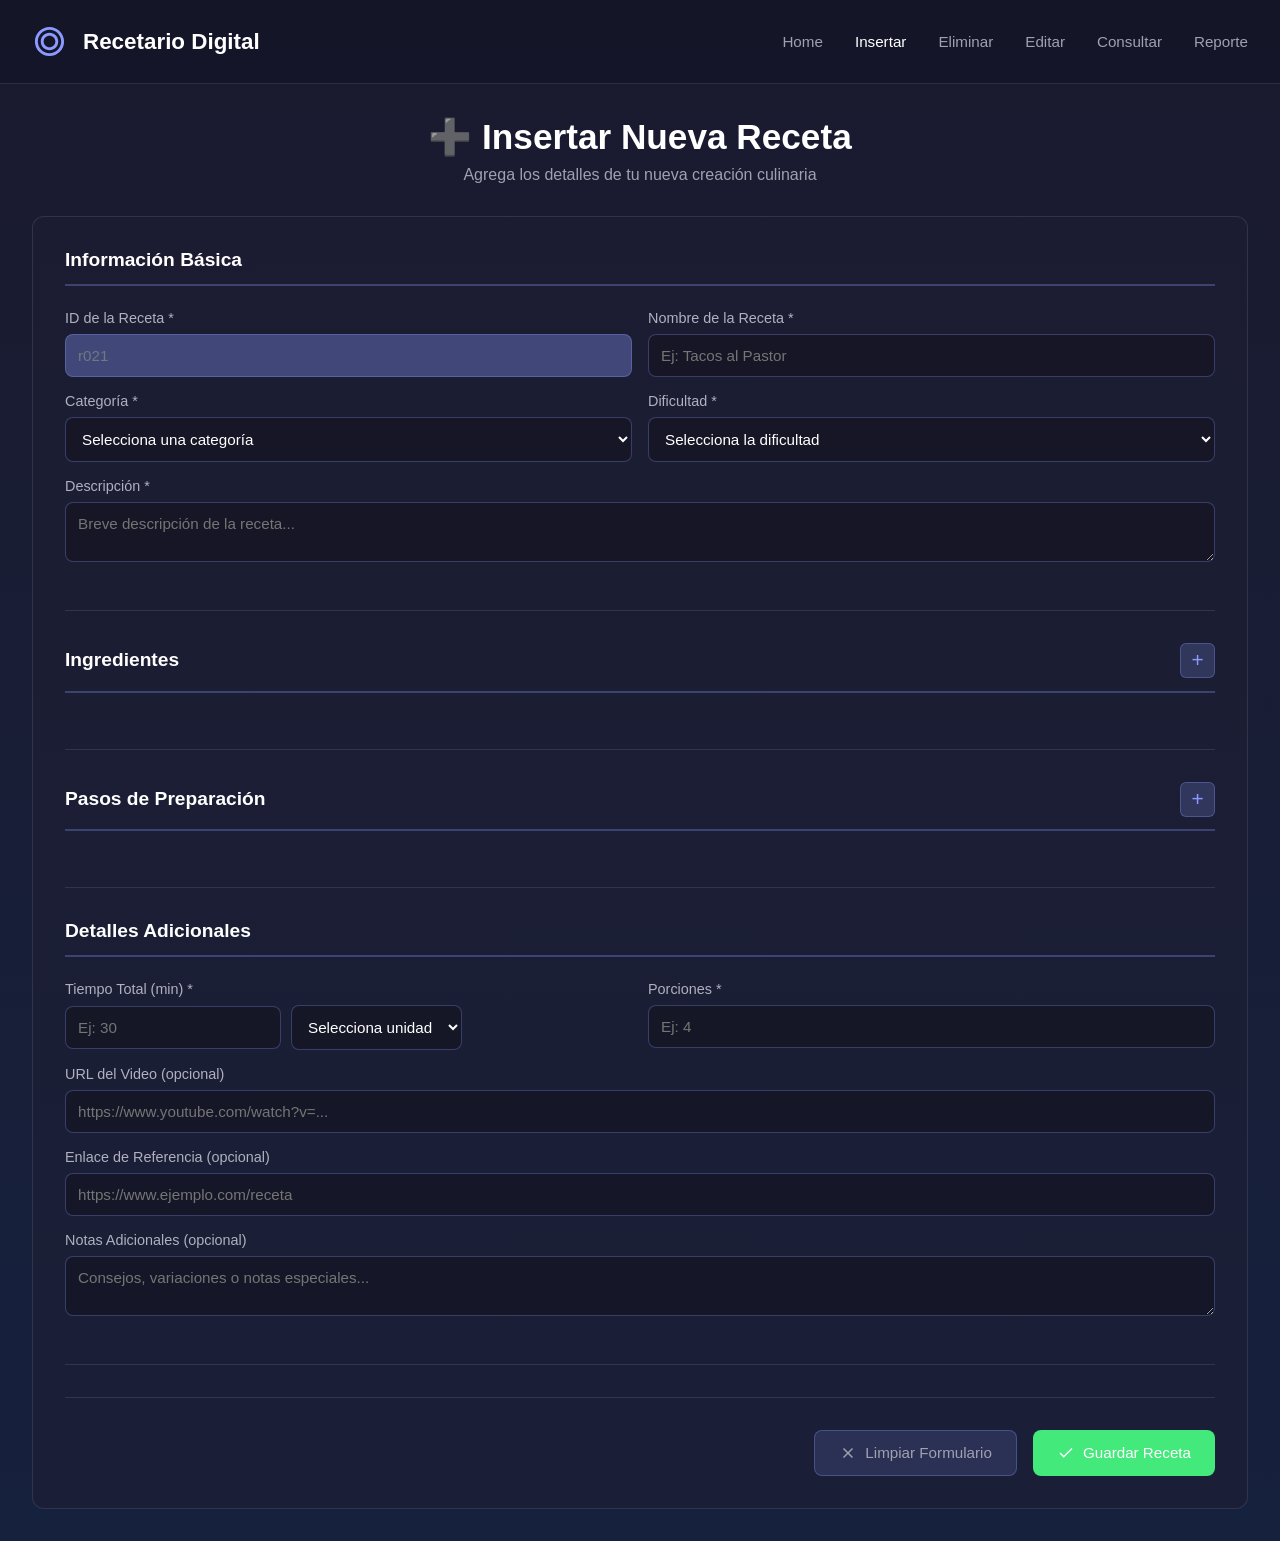
<file: frontend/insertar.html>
<!DOCTYPE html>
<html lang="es">
<head>
    <meta charset="UTF-8">
    <meta name="viewport" content="width=device-width, initial-scale=1.0">
    <title>Insertar Receta - Recetario Digital</title>
    <link rel="stylesheet" href="Style/insertar.css">
</head>
<body onload="cargarXML()">
    <!-- HEADER -->
    <header class="header">
        <div class="header-content">
            <div class="logo">
                <svg class="logo-icon" viewBox="0 0 24 24" fill="currentColor">
                    <path d="M12 2C6.48 2 2 6.48 2 12s4.48 10 10 10 10-4.48 10-10S17.52 2 12 2zm0 18c-4.41 0-8-3.59-8-8s3.59-8 8-8 8 3.59 8 8-3.59 8-8 8z"/>
                    <path d="M12 6c-3.31 0-6 2.69-6 6s2.69 6 6 6 6-2.69 6-6-2.69-6-6-6zm0 10c-2.21 0-4-1.79-4-4s1.79-4 4-4 4 1.79 4 4-1.79 4-4 4z"/>
                </svg>
                <h1>Recetario Digital</h1>
            </div>
            <nav class="nav">
                <a href="../index.html" class="nav-link">Home</a>
                <a href="insertar.html" class="nav-link active">Insertar</a>
                <a href="bajas.html" class="nav-link">Eliminar</a>
                <a href="cambios.html" class="nav-link">Editar</a>
                <a href="consultas.html" class="nav-link">Consultar</a>
                <a href="reporte.html" class="nav-link">Reporte</a>
            </nav>
        </div>
    </header>

    <!-- MAIN -->
    <main class="main-content">
        <div class="page-header">
            <h2>➕ Insertar Nueva Receta</h2>
            <p>Agrega los detalles de tu nueva creación culinaria</p>
        </div>

        <div class="form-container">
            <form id="formReceta"> 

                <!-- Información Básica -->
                <div class="form-section">
                    <h3 class="section-title">Información Básica</h3>

                    <div class="form-row">
                        <div class="form-group">
                            <label for="idReceta">ID de la Receta *</label>
                            <input type="text" id="idReceta" class="input-field" required readonly>
                        </div>

                        <div class="form-group">
                            <label for="nombre">Nombre de la Receta *</label>
                            <input type="text" id="nombre" class="input-field" placeholder="Ej: Tacos al Pastor" required>
                        </div>
                    </div>

                    <div class="form-row">
                        <div class="form-group">
                            <label for="categoria">Categoría *</label>
                            <select id="categoria" class="input-field" required>
                                <option value="" disabled selected>Selecciona una categoría</option>
                                <option value="Entrada">Entrada</option>
                                <option value="Plato Principal">Plato Principal</option>
                                <option value="Postre">Postre</option>
                                <option value="Bebida">Bebida</option>
                            </select>
                        </div>

                        <div class="form-group">
                            <label for="dificultad">Dificultad *</label>
                            <select id="dificultad" class="input-field" required>
                                <option value="" disabled selected>Selecciona la dificultad</option>
                                <option value="Baja">Baja</option>
                                <option value="Media">Media</option>
                                <option value="Alta">Alta</option>
                            </select>
                        </div>
                    </div>

                    <div class="form-group">
                        <label for="descripcion">Descripción *</label>
                        <textarea id="descripcion" class="input-field" rows="2" placeholder="Breve descripción de la receta..." required></textarea>
                    </div>
                </div>

                <!-- Ingredientes -->
                <div class="form-section">
                    <h3 class="section-title">
                        Ingredientes
                        <button type="button" id="btnAgregarIngrediente" class="btn-icon" title="Agregar ingrediente" onclick="agregar_ingrediente()">+</button>
                    </h3>
                    
                    <div id="ingredientesContainer">
                        <!-- Los ingredientes se agregarán dinámicamente aquí -->
                    </div>
                </div>

                <!-- Pasos de Preparación -->
                <div class="form-section">
                    <h3 class="section-title">
                        Pasos de Preparación
                        <button type="button" id="btnAgregarPaso" class="btn-icon" title="Agregar paso" onclick="agregar_paso()">+</button>
                    </h3>
                    
                    <div id="pasosContainer">
                        <!-- Los pasos se agregarán dinámicamente aquí -->
                    </div>
                </div>

                <!-- Detalles Adicionales -->
                <div class="form-section">
                    <h3 class="section-title">Detalles Adicionales</h3>
                    
                    <div class="form-row">
                        <div class="form-group">
                            <label for="tiempoTotal">Tiempo Total (min) *</label>
                            <div style="display: flex; gap: 10px; align-items: center;">
                                <input type="number" id="tiempoTotalNumero" class="input-field" placeholder="Ej: 30" min="1" required>

                                <select id="tiempoTotalUnidad" class="input-field" required>
                                    <option value="" disabled selected>Selecciona unidad</option>
                                    <option value="minutos">Minutos</option>
                                    <option value="horas">Horas</option>
                                </select>
                            </div>
                        </div>

                        <div class="form-group">
                            <label for="porciones">Porciones *</label>
                            <input type="number" id="porciones" class="input-field" placeholder="Ej: 4" min="1" required>
                        </div>
                    </div>

                    <div class="form-group">
                        <label for="videoUrl">URL del Video (opcional)</label>
                        <input type="url" id="videoUrl" class="input-field" placeholder="https://www.youtube.com/watch?v=...">
                    </div>

                    <div class="form-group">
                        <label for="enlaceUrl">Enlace de Referencia (opcional)</label>
                        <input type="url" id="enlaceUrl" class="input-field" placeholder="https://www.ejemplo.com/receta">
                    </div>

                    <div class="form-group">
                        <label for="notas">Notas Adicionales (opcional)</label>
                        <textarea id="notas" class="input-field" rows="2" placeholder="Consejos, variaciones o notas especiales..."></textarea>
                    </div>
                </div>

                <!-- Botones de Acción -->
                <div class="form-actions">
                    <button type="reset" class="btn btn-secondary" onclick="limpiar_formulario()">
                        <svg viewBox="0 0 24 24" fill="none" stroke="currentColor" stroke-width="2">
                            <line x1="18" y1="6" x2="6" y2="18"></line>
                            <line x1="6" y1="6" x2="18" y2="18"></line>
                        </svg>
                        Limpiar Formulario
                    </button>
                    <button type="submit" class="btn btn-success" onclick="validar_entradas(event)">
                        <svg viewBox="0 0 24 24" fill="none" stroke="currentColor" stroke-width="2">
                            <polyline points="20 6 9 17 4 12"></polyline>
                        </svg>
                        Guardar Receta
                    </button>
                </div>
            </form>
        </div>
    </main>

    <!-- JAVASCRIPT -->
    <script src="js/insertar.js"></script>
</body>
</html>
</file>
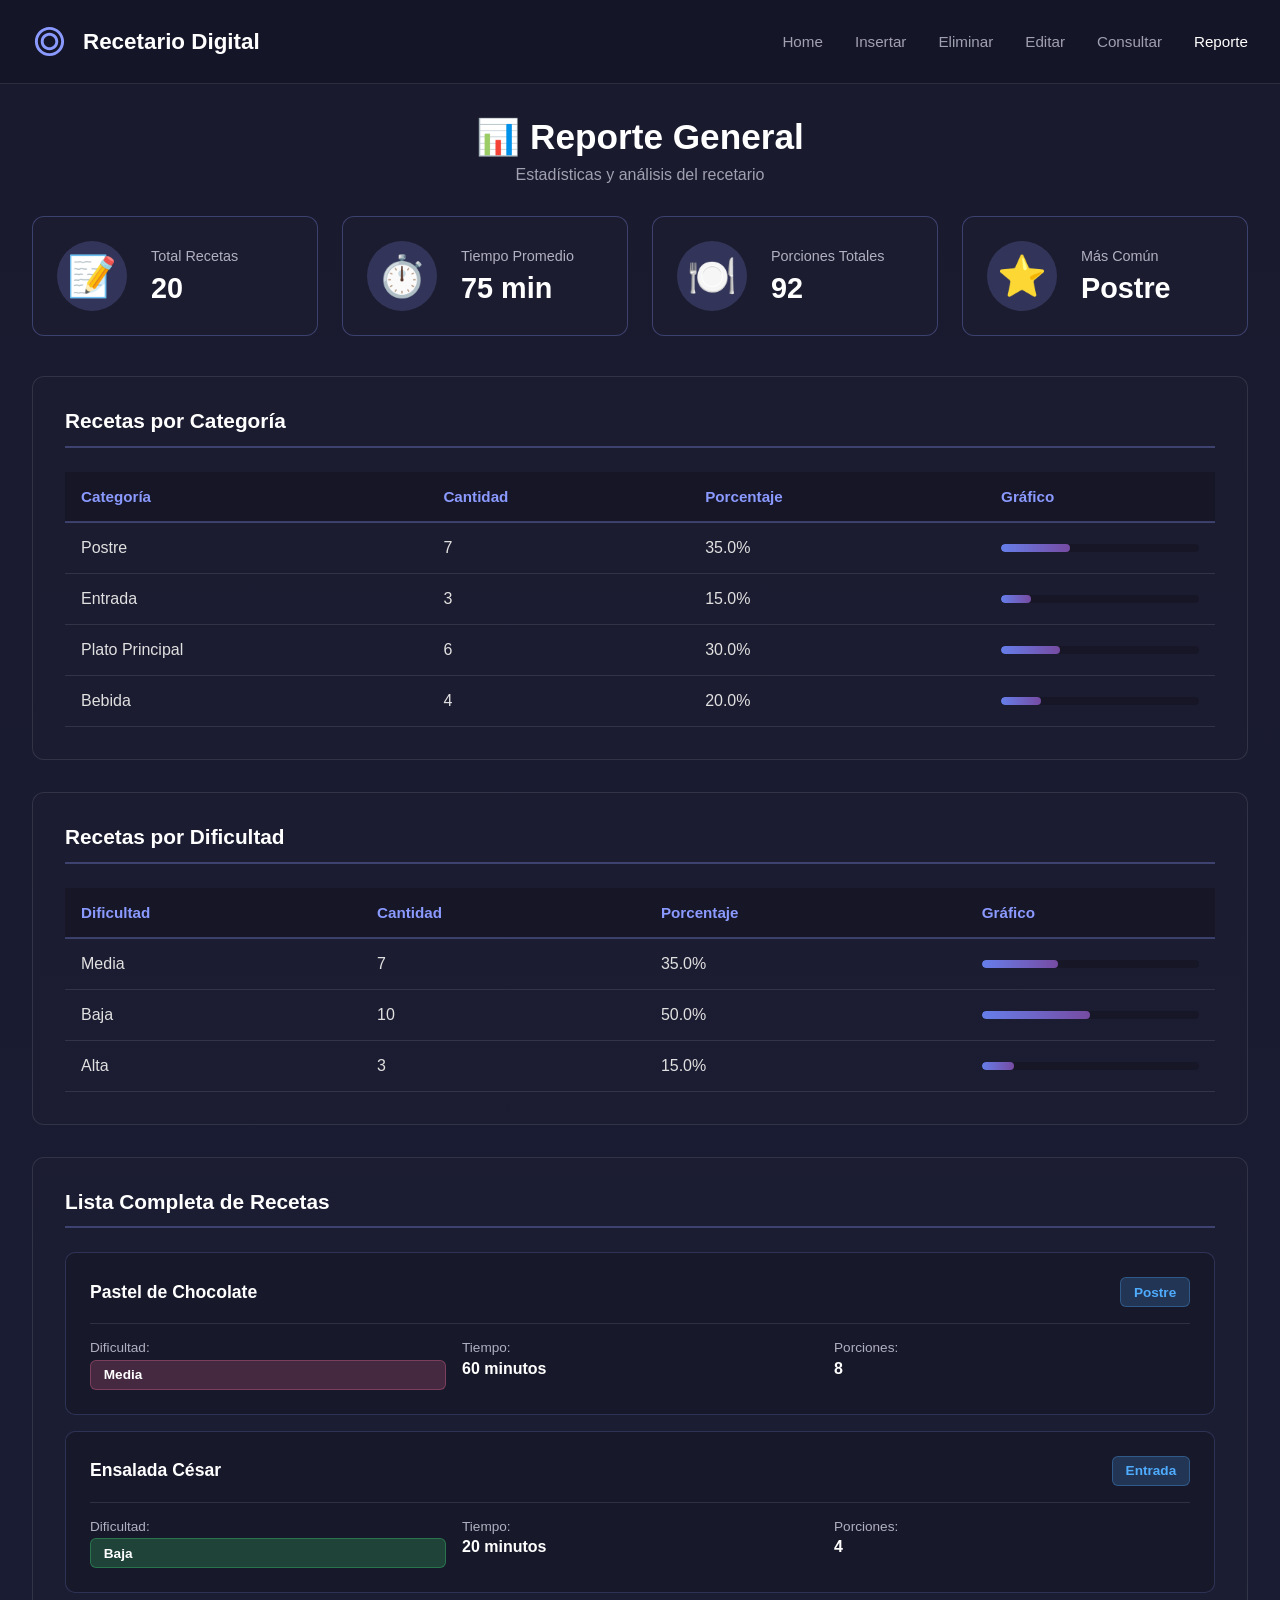
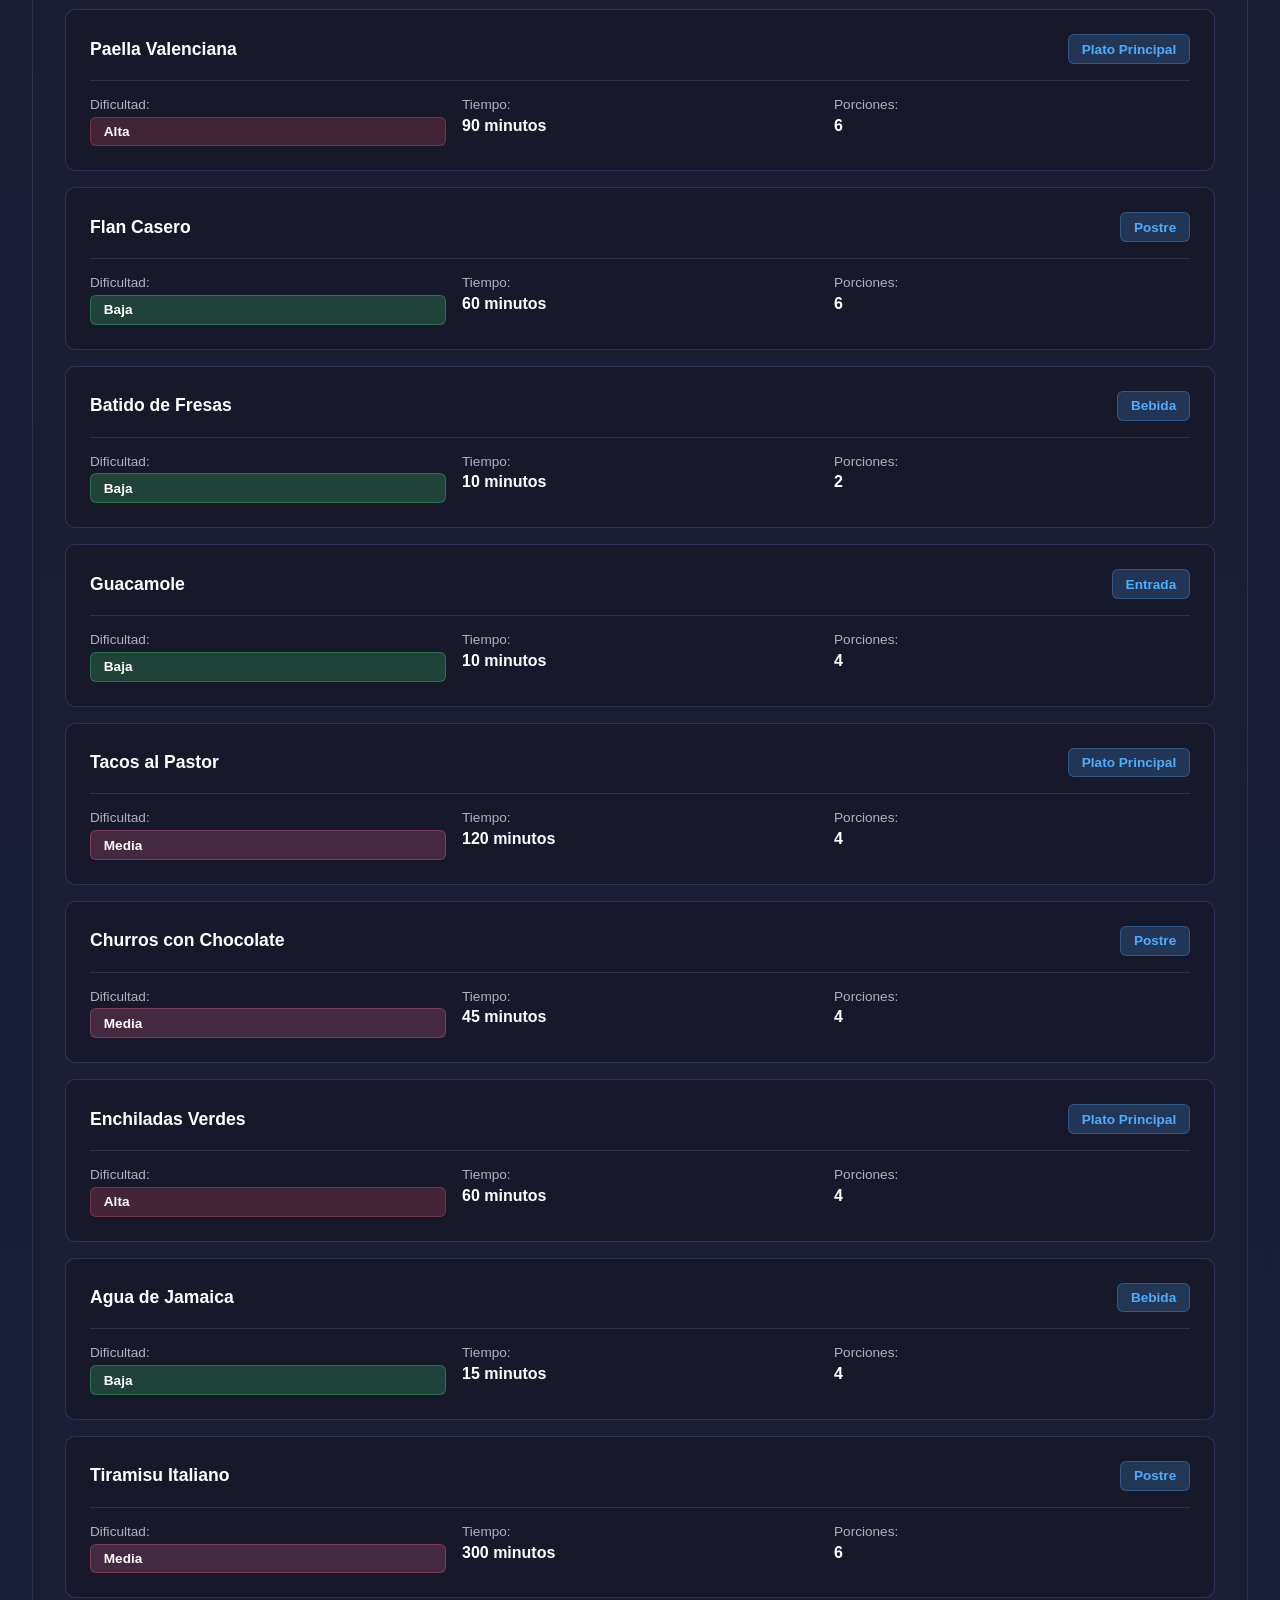
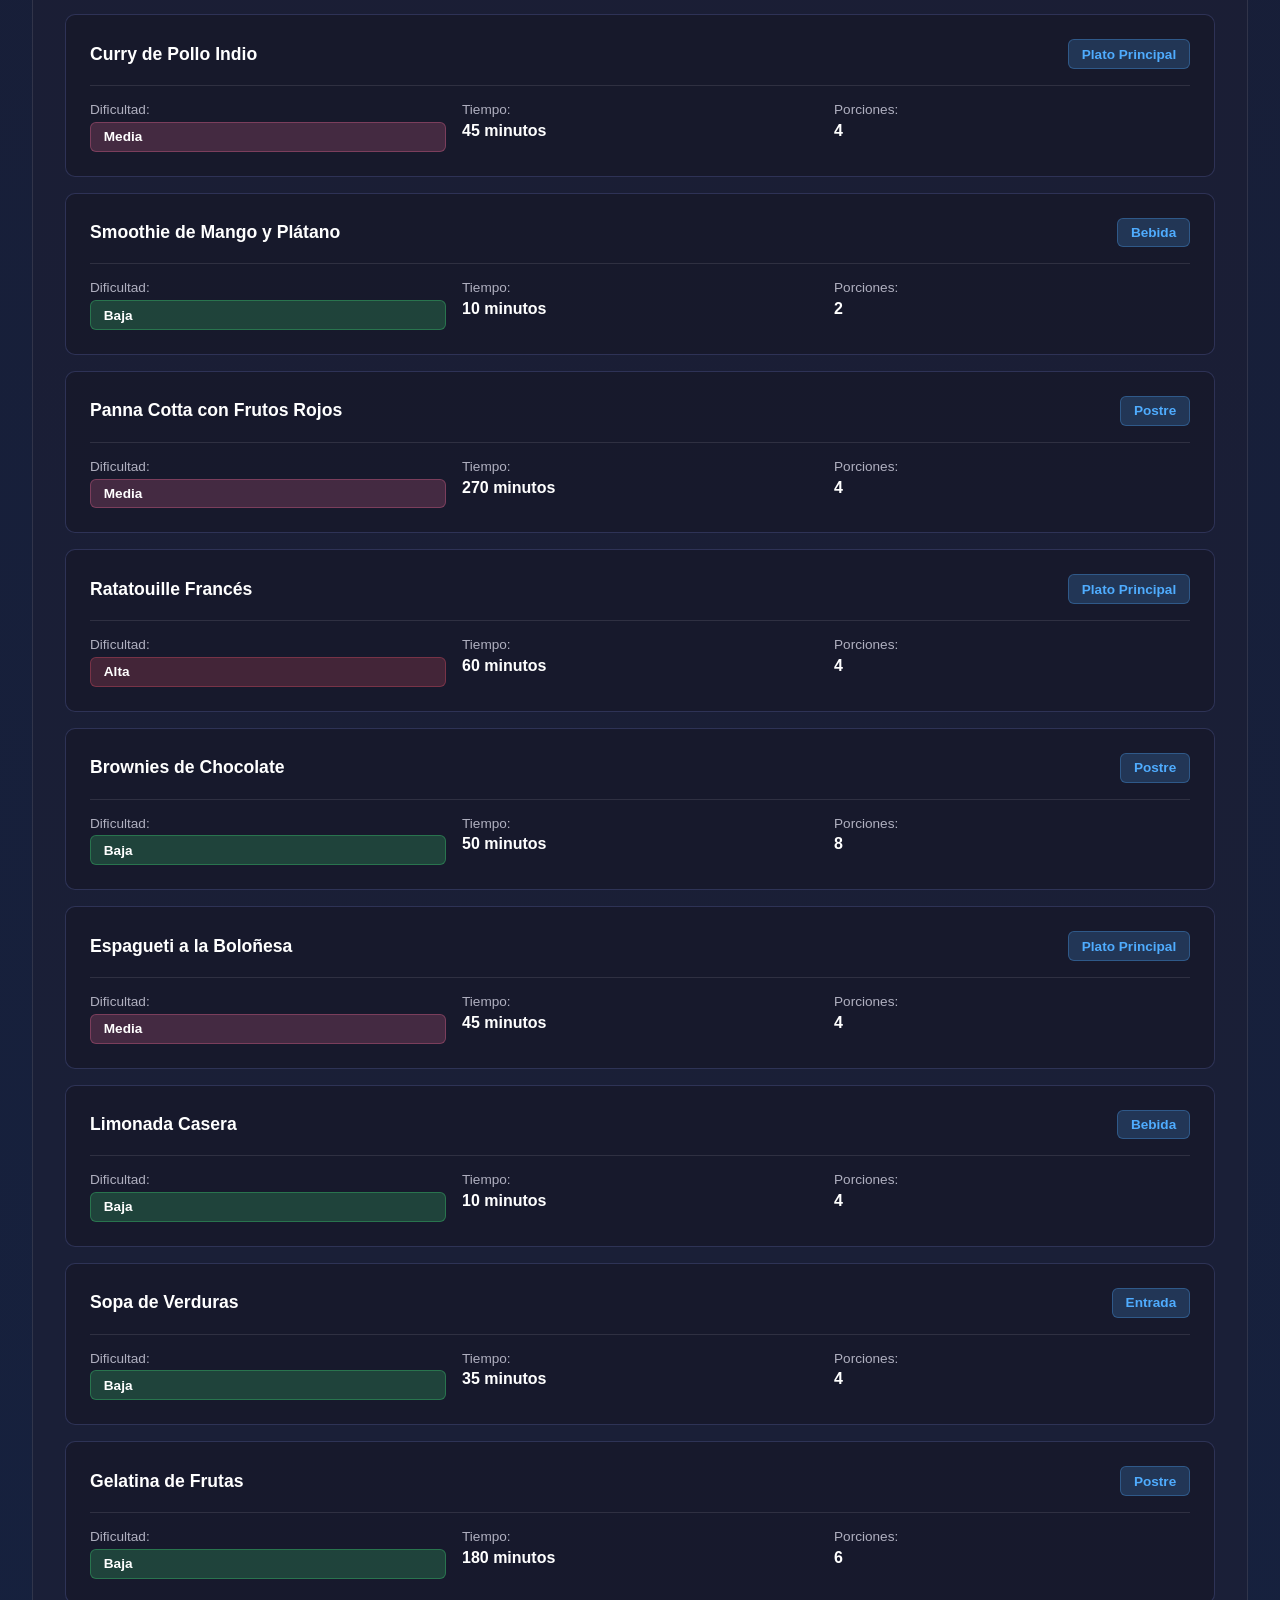
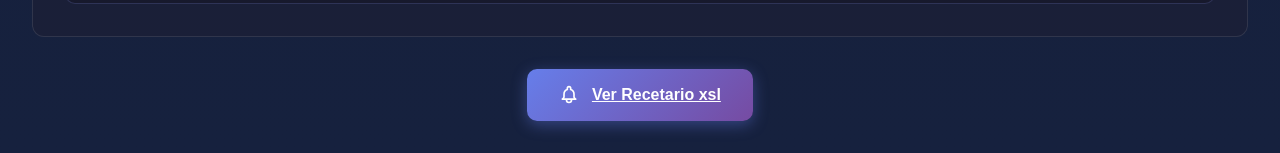
<file: frontend/reporte.html>
<!DOCTYPE html>
<html lang="es">
<head>
    <meta charset="UTF-8">
    <meta name="viewport" content="width=device-width, initial-scale=1.0">
    <title>Reporte - Recetario Digital</title>
    <link rel="stylesheet" href="Style/reporte.css">
</head>
<body>
    <header class="header">
        <div class="header-content">
            <div class="logo">
                <svg class="logo-icon" viewBox="0 0 24 24" fill="currentColor">
                    <path d="M12 2C6.48 2 2 6.48 2 12s4.48 10 10 10 10-4.48 10-10S17.52 2 12 2zm0 18c-4.41 0-8-3.59-8-8s3.59-8 8-8 8 3.59 8 8-3.59 8-8 8z"/>
                    <path d="M12 6c-3.31 0-6 2.69-6 6s2.69 6 6 6 6-2.69 6-6-2.69-6-6-6zm0 10c-2.21 0-4-1.79-4-4s1.79-4 4-4 4 1.79 4 4-1.79 4-4 4z"/>
                </svg>
                <h1>Recetario Digital</h1>
            </div>
            <nav class="nav">
                <a href="../index.html" class="nav-link">Home</a>
                <a href="insertar.html" class="nav-link">Insertar</a>
                <a href="bajas.html" class="nav-link">Eliminar</a>
                <a href="cambios.html" class="nav-link">Editar</a>
                <a href="consultas.html" class="nav-link">Consultar</a>
                <a href="reporte.html" class="nav-link active">Reporte</a>
            </nav>
        </div>
    </header>

    <main class="main-content">
        <div class="page-header">
            <h2>📊 Reporte General</h2>
            <p>Estadísticas y análisis del recetario</p>
        </div>

        <!-- Cards para representar las estadsísticas -->
        <div class="stats-grid">
            <div class="stat-card">
                <div class="stat-icon">📝</div>
                <div class="stat-info">
                    <h3>Total Recetas</h3>
                    <p class="stat-number" id="totalRecetas"></p>
                </div>
            </div>

            <div class="stat-card">
                <div class="stat-icon">⏱️</div>
                <div class="stat-info">
                    <h3>Tiempo Promedio</h3>
                    <p class="stat-number" id="tiempoPromedio"></p>
                </div>
            </div>

            <div class="stat-card">
                <div class="stat-icon">🍽️</div>
                <div class="stat-info">
                    <h3>Porciones Totales</h3>
                    <p class="stat-number" id="porcionesTotales"></p>
                </div>
            </div>

            <div class="stat-card">
                <div class="stat-icon">⭐</div>
                <div class="stat-info">
                    <h3>Más Común</h3>
                    <p class="stat-number" id="categoriaComun"></p>
                </div>
            </div>
        </div>

        <!-- Sección de reportes por categoría -->
        <div class="report-section">
            <h3 class="section-title">Recetas por Categoría</h3>
            <div class="table-container">
                <table class="report-table">
                    <thead>
                        <tr>
                            <th>Categoría</th>
                            <th>Cantidad</th>
                            <th>Porcentaje</th>
                            <th>Gráfico</th>
                        </tr>
                    </thead>
                    <tbody id="tablaCategorias">
                        <tr>
                            <td>Postre</td>
                            <td>2</td>
                            <td>40%</td>
                            <td>
                                <div class="progress-bar">
                                    <div class="progress-fill" style="width: 40%;"></div>
                                </div>
                            </td>
                        </tr>
                        <tr>
                            <td>Entrada</td>
                            <td>1</td>
                            <td>20%</td>
                            <td>
                                <div class="progress-bar">
                                    <div class="progress-fill" style="width: 20%;"></div>
                                </div>
                            </td>
                        </tr>
                        <tr>
                            <td>Plato Principal</td>
                            <td>1</td>
                            <td>20%</td>
                            <td>
                                <div class="progress-bar">
                                    <div class="progress-fill" style="width: 20%;"></div>
                                </div>
                            </td>
                        </tr>
                        <tr>
                            <td>Bebida</td>
                            <td>1</td>
                            <td>20%</td>
                            <td>
                                <div class="progress-bar">
                                    <div class="progress-fill" style="width: 20%;"></div>
                                </div>
                            </td>
                        </tr>
                    </tbody>
                </table>
            </div>
        </div>

        <!-- Sección de dificultad -->
        <div class="report-section">
            <h3 class="section-title">Recetas por Dificultad</h3>
            <div class="table-container">
                <table class="report-table">
                    <thead>
                        <tr>
                            <th>Dificultad</th>
                            <th>Cantidad</th>
                            <th>Porcentaje</th>
                            <th>Gráfico</th>
                        </tr>
                    </thead>
                    <tbody id="tablaDificultad">
                        <tr>
                            <td>
                                <span class="badge badge-success">Baja</span>
                            </td>
                            <td>3</td>
                            <td>60%</td>
                            <td>
                                <div class="progress-bar">
                                    <div class="progress-fill progress-success" style="width: 60%;"></div>
                                </div>
                            </td>
                        </tr>
                        <tr>
                            <td>
                                <span class="badge badge-warning">Media</span>
                            </td>
                            <td>1</td>
                            <td>20%</td>
                            <td>
                                <div class="progress-bar">
                                    <div class="progress-fill progress-warning" style="width: 20%;"></div>
                                </div>
                            </td>
                        </tr>
                        <tr>
                            <td>
                                <span class="badge badge-danger">Alta</span>
                            </td>
                            <td>1</td>
                            <td>20%</td>
                            <td>
                                <div class="progress-bar">
                                    <div class="progress-fill progress-danger" style="width: 20%;"></div>
                                </div>
                            </td>
                        </tr>
                    </tbody>
                </table>
            </div>
        </div>

        <!-- Lista "detallada" de recetas -->
        <div class="report-section">
            <h3 class="section-title">Lista Completa de Recetas</h3>
            <div class="recetas-list" id="listaRecetas">
                <!-- Recetaas ejemplos -->
                <div class="receta-card">
                    <div class="receta-header">
                        <h4>Pastel de Chocolate</h4>
                        <span class="badge badge-info">Postre</span>
                    </div>
                    <div class="receta-details">
                        <div class="detail-item">
                            <span class="detail-label">Dificultad:</span>
                            <span class="badge badge-warning">Media</span>
                        </div>
                        <div class="detail-item">
                            <span class="detail-label">Tiempo:</span>
                            <span>60 min</span>
                        </div>
                        <div class="detail-item">
                            <span class="detail-label">Porciones:</span>
                            <span>8</span>
                        </div>
                        <div class="detail-item">
                            <span class="detail-label">Ingredientes:</span>
                            <span>6</span>
                        </div>
                    </div>
                </div>

                <div class="receta-card">
                    <div class="receta-header">
                        <h4>Batido de Fresas</h4>
                        <span class="badge badge-info">Bebida</span>
                    </div>
                    <div class="receta-details">
                        <div class="detail-item">
                            <span class="detail-label">Dificultad:</span>
                            <span class="badge badge-success">Baja</span>
                        </div>
                        <div class="detail-item">
                            <span class="detail-label">Tiempo:</span>
                            <span>10 min</span>
                        </div>
                        <div class="detail-item">
                            <span class="detail-label">Porciones:</span>
                            <span>2</span>
                        </div>
                        <div class="detail-item">
                            <span class="detail-label">Ingredientes:</span>
                            <span>4</span>
                        </div>
                    </div>
                </div>
            </div>
        </div>

        <div class="export-section">
        <a href="../data/recetario.xml" target="_blank" class="btn btn-primary">
            <svg xmlns="http://www.w3.org/2000/svg" fill="none" viewBox="0 0 24 24" stroke="currentColor"><path stroke-linecap="round" stroke-linejoin="round" stroke-width="2" d="M15 17h5l-1.405-1.405A2.032 2.032 0 0118 14.158V11a6.002 6.002 0 00-4-5.659V4a2 2 0 10-4 0v1.341C7.67 6.165 6 8.388 6 11v3.159c0 .538-.214 1.055-.595 1.436L4 17h5m6 0v1a3 3 0 11-6 0v-1m6 0H9" /></svg>
            Ver Recetario xsl
        </a>
         </div>

    </main>

    <script src="js/reporte.js"></script>
</body>
</html>
</file>
<file: frontend/Style/index.css>
* {
    margin: 0;
    padding: 0;
    box-sizing: border-box;
}

body {
    font-family: -apple-system, BlinkMacSystemFont, 'Segoe UI', Roboto, Oxygen, Ubuntu, Cantarell, sans-serif;
    background: linear-gradient(to bottom, #0f0f23 0%, #1a1a2e 50%, #16213e 100%);
    color: #e0e0e0;
    min-height: 100vh;
    overflow-x: hidden;
}

/* Header */
.header {
    background: rgba(15, 15, 35, 0.8);
    backdrop-filter: blur(10px);
    border-bottom: 1px solid rgba(255, 255, 255, 0.1);
    padding: 1.5rem 3rem;
    position: sticky;
    top: 0;
    z-index: 1000;
}

.header-content {
    max-width: 1400px;
    margin: 0 auto;
    display: flex;
    justify-content: space-between;
    align-items: center;
}

.logo {
    display: flex;
    align-items: center;
    gap: 1rem;
}

.logo-icon {
    width: 40px;
    height: 40px;
    color: #8b9aff;
}

.logo h1 {
    color: #ffffff;
    font-size: 1.5rem;
    font-weight: 600;
    letter-spacing: -0.5px;
}

.nav {
    display: flex;
    gap: 2rem;
}

.nav-link {
    color: #a0a0b0;
    text-decoration: none;
    font-size: 0.95rem;
    font-weight: 500;
    transition: color 0.3s;
    position: relative;
}

.nav-link:hover,
.nav-link.active {
    color: #ffffff;
}

.nav-link.active::after {
    content: '';
    position: absolute;
    bottom: -8px;
    left: 0;
    width: 100%;
    height: 2px;
    background: #8b9aff;
}

/* Hero Section */
.main-content {
    max-width: 1400px;
    margin: 0 auto;
    padding: 4rem 2rem;
}

.hero {
    text-align: center;
    margin-bottom: 6rem;
}

.hero-title {
    font-size: 3.5rem;
    font-weight: 700;
    color: #ffffff;
    margin-bottom: 1rem;
    letter-spacing: -1px;
}

.hero-subtitle {
    font-size: 1.3rem;
    color: #a0a0b0;
    font-weight: 400;
}

/* Coverflow Section */
.coverflow-section {
    position: relative;
    padding: 4rem 0;
}

.coverflow-container {
    position: relative;
    display: flex;
    align-items: center;
    justify-content: center;
    gap: 2rem;
}

.coverflow-wrapper {
    width: 100%;
    max-width: 1200px;
    height: 450px;
    position: relative;
    perspective: 2000px;
    overflow: visible;
}

.coverflow {
    width: 100%;
    height: 100%;
    position: relative;
    display: flex;
    align-items: center;
    justify-content: center;
    transform-style: preserve-3d;
}

/* 3D Cards */
.card-3d {
    position: absolute;
    width: 380px;
    height: 450px;
    transition: all 0.8s cubic-bezier(0.4, 0, 0.2, 1);
    transform-style: preserve-3d;
    cursor: pointer;
}

.card-link {
    display: block;
    width: 100%;
    height: 100%;
    text-decoration: none;
    color: inherit;
    background: rgba(30, 30, 50, 0.6);
    backdrop-filter: blur(20px);
    border-radius: 20px;
    border: 1px solid rgba(255, 255, 255, 0.1);
    overflow: hidden;
    transition: all 0.4s;
}

.card-3d:hover .card-link {
    border-color: rgba(255, 255, 255, 0.3);
    box-shadow: 0 20px 60px rgba(0, 0, 0, 0.5);
}

.card-image {
    width: 100%;
    height: 70%;
    display: flex;
    align-items: center;
    justify-content: center;
    position: relative;
    overflow: hidden;
}

.card-image::before {
    content: '';
    position: absolute;
    top: 0;
    left: 0;
    right: 0;
    bottom: 0;
    background: rgba(0, 0, 0, 0.2);
}

.card-icon {
    font-size: 6rem;
    color: white;
    z-index: 1;
    filter: drop-shadow(0 4px 8px rgba(0, 0, 0, 0.3));
}

.card-content {
    padding: 2rem;
    text-align: center;
}

.card-content h3 {
    font-size: 1.5rem;
    color: #ffffff;
    margin-bottom: 0.5rem;
    font-weight: 600;
}

.card-content p {
    font-size: 0.95rem;
    color: #a0a0b0;
    font-weight: 400;
}

/* Card positions */
.card-3d[data-index="0"] {
    transform: translateX(-500px) translateZ(-300px) rotateY(35deg) scale(0.7);
    opacity: 0.5;
    z-index: 1;
}

.card-3d[data-index="1"] {
    transform: translateX(-250px) translateZ(-150px) rotateY(20deg) scale(0.85);
    opacity: 0.7;
    z-index: 2;
}

.card-3d.active {
    transform: translateX(0) translateZ(0) rotateY(0deg) scale(1);
    opacity: 1;
    z-index: 10;
}

.card-3d[data-index="3"] {
    transform: translateX(250px) translateZ(-150px) rotateY(-20deg) scale(0.85);
    opacity: 0.7;
    z-index: 2;
}

.card-3d[data-index="4"] {
    transform: translateX(500px) translateZ(-300px) rotateY(-35deg) scale(0.7);
    opacity: 0.5;
    z-index: 1;
}

/* Navigation Buttons */
.nav-btn {
    width: 60px;
    height: 60px;
    border-radius: 50%;
    background: rgba(139, 154, 255, 0.15);
    border: 1px solid rgba(139, 154, 255, 0.3);
    color: #8b9aff;
    cursor: pointer;
    display: flex;
    align-items: center;
    justify-content: center;
    transition: all 0.3s;
    backdrop-filter: blur(10px);
}

.nav-btn:hover {
    background: rgba(139, 154, 255, 0.25);
    border-color: rgba(139, 154, 255, 0.5);
    transform: scale(1.1);
}

.nav-btn svg {
    width: 24px;
    height: 24px;
}

/* Indicators */
.indicators {
    display: flex;
    gap: 1rem;
    justify-content: center;
    margin-top: 3rem;
}

.indicator {
    width: 10px;
    height: 10px;
    border-radius: 50%;
    background: rgba(139, 154, 255, 0.3);
    cursor: pointer;
    transition: all 0.3s;
}

.indicator:hover {
    background: rgba(139, 154, 255, 0.5);
    transform: scale(1.2);
}

.indicator.active {
    background: #8b9aff;
    width: 30px;
    border-radius: 5px;
}

/* Play Button */
.play-btn {
    position: absolute;
    bottom: -80px;
    left: 50%;
    transform: translateX(-50%);
    width: 60px;
    height: 60px;
    border-radius: 50%;
    background: rgba(139, 154, 255, 0.15);
    border: 2px solid rgba(139, 154, 255, 0.3);
    color: #8b9aff;
    cursor: pointer;
    display: flex;
    align-items: center;
    justify-content: center;
    transition: all 0.3s;
    backdrop-filter: blur(10px);
}

.play-btn:hover {
    background: rgba(139, 154, 255, 0.25);
    border-color: rgba(139, 154, 255, 0.5);
    transform: translateX(-50%) scale(1.1);
}

.play-btn svg {
    width: 24px;
    height: 24px;
}

/* Responsive */
@media (max-width: 1200px) {
    .card-3d {
        width: 320px;
        height: 400px;
    }

    .card-3d[data-index="0"] {
        transform: translateX(-400px) translateZ(-250px) rotateY(35deg) scale(0.7);
    }

    .card-3d[data-index="1"] {
        transform: translateX(-200px) translateZ(-125px) rotateY(20deg) scale(0.85);
    }

    .card-3d[data-index="3"] {
        transform: translateX(200px) translateZ(-125px) rotateY(-20deg) scale(0.85);
    }

    .card-3d[data-index="4"] {
        transform: translateX(400px) translateZ(-250px) rotateY(-35deg) scale(0.7);
    }
}

@media (max-width: 768px) {
    .header {
        padding: 1rem 1.5rem;
    }

    .nav {
        gap: 1rem;
        font-size: 0.85rem;
    }

    .hero-title {
        font-size: 2.5rem;
    }

    .hero-subtitle {
        font-size: 1.1rem;
    }

    .coverflow-wrapper {
        height: 350px;
    }

    .card-3d {
        width: 280px;
        height: 350px;
    }

    .card-3d[data-index="0"],
    .card-3d[data-index="4"] {
        display: none;
    }

    .card-3d[data-index="1"] {
        transform: translateX(-160px) translateZ(-100px) rotateY(25deg) scale(0.8);
    }

    .card-3d[data-index="3"] {
        transform: translateX(160px) translateZ(-100px) rotateY(-25deg) scale(0.8);
    }

    .nav-btn {
        width: 50px;
        height: 50px;
    }
}
</file>
<file: front/Style/index.css>
* {
    margin: 0;
    padding: 0;
    box-sizing: border-box;
}

body {
    font-family: -apple-system, BlinkMacSystemFont, 'Segoe UI', Roboto, Oxygen, Ubuntu, Cantarell, sans-serif;
    background: linear-gradient(to bottom, #0f0f23 0%, #1a1a2e 50%, #16213e 100%);
    color: #e0e0e0;
    min-height: 100vh;
    overflow-x: hidden;
}

/* Header */
.header {
    background: rgba(15, 15, 35, 0.8);
    backdrop-filter: blur(10px);
    border-bottom: 1px solid rgba(255, 255, 255, 0.1);
    padding: 1.5rem 3rem;
    position: sticky;
    top: 0;
    z-index: 1000;
}

.header-content {
    max-width: 1400px;
    margin: 0 auto;
    display: flex;
    justify-content: space-between;
    align-items: center;
}

.logo {
    display: flex;
    align-items: center;
    gap: 1rem;
}

.logo-icon {
    width: 40px;
    height: 40px;
    color: #8b9aff;
}

.logo h1 {
    color: #ffffff;
    font-size: 1.5rem;
    font-weight: 600;
    letter-spacing: -0.5px;
}

.nav {
    display: flex;
    gap: 2rem;
}

.nav-link {
    color: #a0a0b0;
    text-decoration: none;
    font-size: 0.95rem;
    font-weight: 500;
    transition: color 0.3s;
    position: relative;
}

.nav-link:hover,
.nav-link.active {
    color: #ffffff;
}

.nav-link.active::after {
    content: '';
    position: absolute;
    bottom: -8px;
    left: 0;
    width: 100%;
    height: 2px;
    background: #8b9aff;
}

/* Hero Section */
.main-content {
    max-width: 1400px;
    margin: 0 auto;
    padding: 4rem 2rem;
}

.hero {
    text-align: center;
    margin-bottom: 6rem;
}

.hero-title {
    font-size: 3.5rem;
    font-weight: 700;
    color: #ffffff;
    margin-bottom: 1rem;
    letter-spacing: -1px;
}

.hero-subtitle {
    font-size: 1.3rem;
    color: #a0a0b0;
    font-weight: 400;
}

/* Coverflow Section */
.coverflow-section {
    position: relative;
    padding: 4rem 0;
}

.coverflow-container {
    position: relative;
    display: flex;
    align-items: center;
    justify-content: center;
    gap: 2rem;
}

.coverflow-wrapper {
    width: 100%;
    max-width: 1200px;
    height: 450px;
    position: relative;
    perspective: 2000px;
    overflow: visible;
}

.coverflow {
    width: 100%;
    height: 100%;
    position: relative;
    display: flex;
    align-items: center;
    justify-content: center;
    transform-style: preserve-3d;
}

/* 3D Cards */
.card-3d {
    position: absolute;
    width: 380px;
    height: 450px;
    transition: all 0.8s cubic-bezier(0.4, 0, 0.2, 1);
    transform-style: preserve-3d;
    cursor: pointer;
}

.card-link {
    display: block;
    width: 100%;
    height: 100%;
    text-decoration: none;
    color: inherit;
    background: rgba(30, 30, 50, 0.6);
    backdrop-filter: blur(20px);
    border-radius: 20px;
    border: 1px solid rgba(255, 255, 255, 0.1);
    overflow: hidden;
    transition: all 0.4s;
}

.card-3d:hover .card-link {
    border-color: rgba(255, 255, 255, 0.3);
    box-shadow: 0 20px 60px rgba(0, 0, 0, 0.5);
}

.card-image {
    width: 100%;
    height: 70%;
    display: flex;
    align-items: center;
    justify-content: center;
    position: relative;
    overflow: hidden;
}

.card-image::before {
    content: '';
    position: absolute;
    top: 0;
    left: 0;
    right: 0;
    bottom: 0;
    background: rgba(0, 0, 0, 0.2);
}

.card-icon {
    font-size: 6rem;
    color: white;
    z-index: 1;
    filter: drop-shadow(0 4px 8px rgba(0, 0, 0, 0.3));
}

.card-content {
    padding: 2rem;
    text-align: center;
}

.card-content h3 {
    font-size: 1.5rem;
    color: #ffffff;
    margin-bottom: 0.5rem;
    font-weight: 600;
}

.card-content p {
    font-size: 0.95rem;
    color: #a0a0b0;
    font-weight: 400;
}

/* Card positions */
.card-3d[data-index="0"] {
    transform: translateX(-500px) translateZ(-300px) rotateY(35deg) scale(0.7);
    opacity: 0.5;
    z-index: 1;
}

.card-3d[data-index="1"] {
    transform: translateX(-250px) translateZ(-150px) rotateY(20deg) scale(0.85);
    opacity: 0.7;
    z-index: 2;
}

.card-3d.active {
    transform: translateX(0) translateZ(0) rotateY(0deg) scale(1);
    opacity: 1;
    z-index: 10;
}

.card-3d[data-index="3"] {
    transform: translateX(250px) translateZ(-150px) rotateY(-20deg) scale(0.85);
    opacity: 0.7;
    z-index: 2;
}

.card-3d[data-index="4"] {
    transform: translateX(500px) translateZ(-300px) rotateY(-35deg) scale(0.7);
    opacity: 0.5;
    z-index: 1;
}

/* Navigation Buttons */
.nav-btn {
    width: 60px;
    height: 60px;
    border-radius: 50%;
    background: rgba(139, 154, 255, 0.15);
    border: 1px solid rgba(139, 154, 255, 0.3);
    color: #8b9aff;
    cursor: pointer;
    display: flex;
    align-items: center;
    justify-content: center;
    transition: all 0.3s;
    backdrop-filter: blur(10px);
}

.nav-btn:hover {
    background: rgba(139, 154, 255, 0.25);
    border-color: rgba(139, 154, 255, 0.5);
    transform: scale(1.1);
}

.nav-btn svg {
    width: 24px;
    height: 24px;
}

/* Indicators */
.indicators {
    display: flex;
    gap: 1rem;
    justify-content: center;
    margin-top: 3rem;
}

.indicator {
    width: 10px;
    height: 10px;
    border-radius: 50%;
    background: rgba(139, 154, 255, 0.3);
    cursor: pointer;
    transition: all 0.3s;
}

.indicator:hover {
    background: rgba(139, 154, 255, 0.5);
    transform: scale(1.2);
}

.indicator.active {
    background: #8b9aff;
    width: 30px;
    border-radius: 5px;
}

/* Play Button */
.play-btn {
    position: absolute;
    bottom: -80px;
    left: 50%;
    transform: translateX(-50%);
    width: 60px;
    height: 60px;
    border-radius: 50%;
    background: rgba(139, 154, 255, 0.15);
    border: 2px solid rgba(139, 154, 255, 0.3);
    color: #8b9aff;
    cursor: pointer;
    display: flex;
    align-items: center;
    justify-content: center;
    transition: all 0.3s;
    backdrop-filter: blur(10px);
}

.play-btn:hover {
    background: rgba(139, 154, 255, 0.25);
    border-color: rgba(139, 154, 255, 0.5);
    transform: translateX(-50%) scale(1.1);
}

.play-btn svg {
    width: 24px;
    height: 24px;
}

/* Responsive */
@media (max-width: 1200px) {
    .card-3d {
        width: 320px;
        height: 400px;
    }

    .card-3d[data-index="0"] {
        transform: translateX(-400px) translateZ(-250px) rotateY(35deg) scale(0.7);
    }

    .card-3d[data-index="1"] {
        transform: translateX(-200px) translateZ(-125px) rotateY(20deg) scale(0.85);
    }

    .card-3d[data-index="3"] {
        transform: translateX(200px) translateZ(-125px) rotateY(-20deg) scale(0.85);
    }

    .card-3d[data-index="4"] {
        transform: translateX(400px) translateZ(-250px) rotateY(-35deg) scale(0.7);
    }
}

@media (max-width: 768px) {
    .header {
        padding: 1rem 1.5rem;
    }

    .nav {
        gap: 1rem;
        font-size: 0.85rem;
    }

    .hero-title {
        font-size: 2.5rem;
    }

    .hero-subtitle {
        font-size: 1.1rem;
    }

    .coverflow-wrapper {
        height: 350px;
    }

    .card-3d {
        width: 280px;
        height: 350px;
    }

    .card-3d[data-index="0"],
    .card-3d[data-index="4"] {
        display: none;
    }

    .card-3d[data-index="1"] {
        transform: translateX(-160px) translateZ(-100px) rotateY(25deg) scale(0.8);
    }

    .card-3d[data-index="3"] {
        transform: translateX(160px) translateZ(-100px) rotateY(-25deg) scale(0.8);
    }

    .nav-btn {
        width: 50px;
        height: 50px;
    }
}
</file>
<file: front/Style/bajas.css>
* {
    margin: 0;
    padding: 0;
    box-sizing: border-box;
}

body {
    font-family: Arial, sans-serif;
    background: linear-gradient(to bottom, #1a1a2e, #16213e);
    color: #e0e0e0;
    min-height: 100vh;
}

/* Header */
.header {
    background: rgba(20, 20, 40, 0.9);
    border-bottom: 1px solid rgba(255, 255, 255, 0.1);
    padding: 1.5rem 2rem;
}

.header-content {
    max-width: 1400px;
    margin: 0 auto;
    display: flex;
    justify-content: space-between;
    align-items: center;
}

.logo {
    display: flex;
    align-items: center;
    gap: 1rem;
}

.logo-icon {
    width: 35px;
    height: 35px;
    color: #8b9aff;
}

.logo h1 {
    color: #ffffff;
    font-size: 1.4rem;
}

.nav {
    display: flex;
    gap: 2rem;
}

.nav-link {
    color: #a0a0b0;
    text-decoration: none;
    font-size: 0.95rem;
    transition: color 0.2s;
}

.nav-link:hover,
.nav-link.active {
    color: #ffffff;
}

/* Main Content */
.main-content {
    max-width: 1400px;
    margin: 0 auto;
    padding: 2rem;
}

.page-header {
    text-align: center;
    margin-bottom: 2rem;
}

.page-header h2 {
    font-size: 2.2rem;
    color: #ffffff;
    margin-bottom: 0.5rem;
}

.page-header p {
    font-size: 1rem;
    color: #a0a0b0;
}

/* Layout de dos columnas */
.content-wrapper {
    display: grid;
    grid-template-columns: 350px 1fr;
    gap: 2rem;
}

/* Panel izquierdo */
.sidebar-panel {
    display: flex;
    flex-direction: column;
    gap: 1.5rem;
}

.search-card {
    background: rgba(30, 30, 50, 0.5);
    border: 1px solid rgba(255, 255, 255, 0.1);
    border-radius: 12px;
    padding: 1.5rem;
}

.card-title {
    font-size: 1rem;
    color: #ffffff;
    margin-bottom: 1rem;
    font-weight: 600;
}

.search-box {
    display: flex;
    gap: 0.5rem;
    margin-bottom: 1rem;
}

.search-box .input-field {
    flex: 1;
}

.search-box .btn {
    padding: 0.8rem;
    width: 45px;
}

.mensaje-info {
    background: rgba(79, 172, 254, 0.1);
    border: 1px solid rgba(79, 172, 254, 0.3);
    color: #4facfe;
    padding: 0.8rem;
    border-radius: 8px;
    font-size: 0.85rem;
    text-align: center;
}

.mensaje-error {
    background: rgba(245, 87, 108, 0.1);
    border: 1px solid rgba(245, 87, 108, 0.3);
    color: #f5576c;
    padding: 0.8rem;
    border-radius: 8px;
    font-size: 0.85rem;
    text-align: center;
}

/* Lista de recetas */
.recetas-list {
    background: rgba(30, 30, 50, 0.5);
    border: 1px solid rgba(255, 255, 255, 0.1);
    border-radius: 12px;
    padding: 1.5rem;
    max-height: 500px;
    overflow-y: auto;
}

.receta-item {
    display: flex;
    align-items: center;
    gap: 1rem;
    padding: 0.8rem;
    background: rgba(20, 20, 35, 0.5);
    border: 1px solid rgba(139, 154, 255, 0.2);
    border-radius: 8px;
    margin-bottom: 0.8rem;
    cursor: pointer;
    transition: all 0.2s;
}

.receta-item:hover {
    background: rgba(30, 30, 45, 0.7);
    border-color: rgba(139, 154, 255, 0.4);
}

.receta-id {
    background: rgba(139, 154, 255, 0.2);
    color: #8b9aff;
    padding: 0.3rem 0.8rem;
    border-radius: 5px;
    font-size: 0.85rem;
    font-weight: 600;
    min-width: 55px;
    text-align: center;
}

.receta-nombre {
    color: #e0e0e0;
    font-size: 0.9rem;
    flex: 1;
}

/* Panel derecho - Vista previa */
.main-panel {
    min-height: 100vh;
}

.preview-container {
    background: rgba(30, 30, 50, 0.5);
    border: 1px solid rgba(255, 255, 255, 0.1);
    border-radius: 12px;
    padding: 2rem;
}

.preview-empty {
    text-align: center;
    padding: 4rem 2rem;
    color: #a0a0b0;
}

.preview-empty svg {
    width: 80px;
    height: 80px;
    color: rgba(139, 154, 255, 0.3);
    margin-bottom: 1rem;
}

.preview-empty h3 {
    font-size: 1.3rem;
    margin-bottom: 0.5rem;
    color: #ffffff;
}

.preview-empty p {
    font-size: 0.95rem;
}

/* Vista previa de receta */
.recipe-preview {
    display: none;
}

.recipe-preview.active {
    display: block;
}

.preview-header {
    display: flex;
    align-items: start;
    justify-content: space-between;
    margin-bottom: 2rem;
    padding-bottom: 1.5rem;
    border-bottom: 2px solid rgba(139, 154, 255, 0.3);
}

.preview-info {
    flex: 1;
}

.preview-info h3 {
    font-size: 1.8rem;
    color: #ffffff;
    margin-bottom: 0.5rem;
}

.preview-badges {
    display: flex;
    gap: 0.8rem;
    margin-bottom: 0.8rem;
}

.badge {
    padding: 0.4rem 0.8rem;
    border-radius: 6px;
    font-size: 0.85rem;
    font-weight: 600;
}

.badge-categoria {
    background: rgba(103, 126, 234, 0.2);
    color: #8b9aff;
    border: 1px solid rgba(103, 126, 234, 0.3);
}

.badge-dificultad {
    background: rgba(67, 233, 123, 0.2);
    color: #43e97b;
    border: 1px solid rgba(67, 233, 123, 0.3);
}

.preview-description {
    color: #b0b0c0;
    line-height: 1.6;
}

/* Secciones de vista previa */
.preview-section {
    margin-bottom: 2rem;
}

.preview-section-title {
    font-size: 1.1rem;
    color: #ffffff;
    margin-bottom: 1rem;
    padding-bottom: 0.5rem;
    border-bottom: 1px solid rgba(139, 154, 255, 0.2);
}

.preview-grid {
    display: grid;
    grid-template-columns: repeat(2, 1fr);
    gap: 1rem;
}

.preview-item {
    display: flex;
    align-items: center;
    gap: 0.5rem;
    color: #b0b0c0;
    font-size: 0.9rem;
}

.preview-item svg {
    width: 18px;
    height: 18px;
    color: #8b9aff;
}

.ingredientes-list,
.pasos-list {
    display: flex;
    flex-direction: column;
    gap: 0.8rem;
}

.ingrediente-preview {
    background: rgba(20, 20, 35, 0.5);
    border: 1px solid rgba(139, 154, 255, 0.2);
    border-radius: 8px;
    padding: 0.8rem;
    display: flex;
    justify-content: space-between;
    align-items: center;
}

.ingrediente-preview span:first-child {
    color: #e0e0e0;
}

.ingrediente-preview span:last-child {
    color: #8b9aff;
    font-weight: 600;
    font-size: 0.85rem;
}

.paso-preview {
    background: rgba(20, 20, 35, 0.5);
    border: 1px solid rgba(139, 154, 255, 0.2);
    border-radius: 8px;
    padding: 1rem;
    display: flex;
    gap: 1rem;
}

.paso-preview .paso-numero {
    background: rgba(139, 154, 255, 0.2);
    color: #8b9aff;
    width: 35px;
    height: 35px;
    border-radius: 50%;
    display: flex;
    align-items: center;
    justify-content: center;
    font-weight: 700;
    flex-shrink: 0;
}

.paso-preview p {
    color: #e0e0e0;
    line-height: 1.6;
}

/* Form Elements */
.input-field {
    background: rgba(20, 20, 35, 0.7);
    border: 1px solid rgba(139, 154, 255, 0.3);
    border-radius: 8px;
    padding: 0.75rem;
    color: #ffffff;
    font-size: 0.95rem;
    outline: none;
}

.input-field:focus {
    border-color: #8b9aff;
}

/* Botones */
.btn {
    padding: 0.8rem 1.5rem;
    border: none;
    border-radius: 8px;
    font-size: 0.95rem;
    cursor: pointer;
    display: inline-flex;
    align-items: center;
    justify-content: center;
    gap: 0.5rem;
    transition: background 0.2s;
}

.btn svg {
    width: 18px;
    height: 18px;
}

.btn-primary {
    background: #667eea;
    color: white;
}

.btn-primary:hover {
    background: #5568d3;
}

.btn-danger {
    background: rgba(245, 87, 108, 0.2);
    color: #f5576c;
    border: 1px solid rgba(245, 87, 108, 0.3);
}

.btn-danger:hover {
    background: rgba(245, 87, 108, 0.3);
}

/* Acciones de eliminación */
.delete-actions {
    display: flex;
    justify-content: flex-end;
    gap: 1rem;
    margin-top: 2rem;
    padding-top: 2rem;
    border-top: 1px solid rgba(255, 255, 255, 0.1);
}

/* Alerta de confirmación */
.alert-box {
    background: rgba(245, 87, 108, 0.1);
    border: 2px solid rgba(245, 87, 108, 0.3);
    border-radius: 12px;
    padding: 1.5rem;
    margin-bottom: 2rem;
}

.alert-box h4 {
    color: #f5576c;
    font-size: 1.1rem;
    margin-bottom: 0.5rem;
    display: flex;
    align-items: center;
    gap: 0.5rem;
}

.alert-box h4 svg {
    width: 24px;
    height: 24px;
}

.alert-box p {
    color: #e0e0e0;
    line-height: 1.6;
}

/* Responsive */
@media (max-width: 1024px) {
    .content-wrapper {
        grid-template-columns: 1fr;
    }

    .sidebar-panel {
        display: grid;
        grid-template-columns: 1fr 1fr;
        gap: 1rem;
    }

    .preview-grid {
        grid-template-columns: 1fr;
    }
}

@media (max-width: 768px) {
    .header {
        padding: 1rem;
    }

    .main-content {
        padding: 1.5rem 1rem;
    }

    .sidebar-panel {
        grid-template-columns: 1fr;
    }

    .preview-container {
        padding: 1.5rem;
    }

    .preview-header {
        flex-direction: column;
    }

    .preview-badges {
        flex-wrap: wrap;
    }

    .delete-actions {
        flex-direction: column-reverse;
    }

    .delete-actions .btn {
        width: 100%;
    }
}
</file>
<file: front/Style/cambios.css>
* {
    margin: 0;
    padding: 0;
    box-sizing: border-box;
}

body {
    font-family: Arial, sans-serif;
    background: linear-gradient(to bottom, #1a1a2e, #16213e);
    color: #e0e0e0;
    min-height: 100vh;
}

/* Header */
.header {
    background: rgba(20, 20, 40, 0.9);
    border-bottom: 1px solid rgba(255, 255, 255, 0.1);
    padding: 1.5rem 2rem;
}

.header-content {
    max-width: 1400px;
    margin: 0 auto;
    display: flex;
    justify-content: space-between;
    align-items: center;
}

.logo {
    display: flex;
    align-items: center;
    gap: 1rem;
}

.logo-icon {
    width: 35px;
    height: 35px;
    color: #8b9aff;
}

.logo h1 {
    color: #ffffff;
    font-size: 1.4rem;
}

.nav {
    display: flex;
    gap: 2rem;
}

.nav-link {
    color: #a0a0b0;
    text-decoration: none;
    font-size: 0.95rem;
    transition: color 0.2s;
}

.nav-link:hover,
.nav-link.active {
    color: #ffffff;
}

/* Main Content */
.main-content {
    max-width: 1400px;
    margin: 0 auto;
    padding: 2rem;
}

.page-header {
    text-align: center;
    margin-bottom: 2rem;
}

.page-header h2 {
    font-size: 2.2rem;
    color: #ffffff;
    margin-bottom: 0.5rem;
}

.page-header p {
    font-size: 1rem;
    color: #a0a0b0;
}

/* Layout de dos columnas */
.content-wrapper {
    display: grid;
    grid-template-columns: 320px 1fr;
    gap: 2rem;
}

/* Panel izquierdo */
.sidebar-panel {
    display: flex;
    flex-direction: column;
    gap: 1.5rem;
}

.search-card {
    background: rgba(30, 30, 50, 0.5);
    border: 1px solid rgba(255, 255, 255, 0.1);
    border-radius: 12px;
    padding: 1.5rem;
}

.card-title {
    font-size: 1rem;
    color: #ffffff;
    margin-bottom: 1rem;
    font-weight: 600;
}

.search-box {
    display: flex;
    gap: 0.5rem;
    margin-bottom: 1rem;
}

.search-box .input-field {
    flex: 1;
}

.search-box .btn {
    padding: 0.8rem;
    width: 45px;
}

.mensaje-info {
    background: rgba(79, 172, 254, 0.1);
    border: 1px solid rgba(79, 172, 254, 0.3);
    color: #4facfe;
    padding: 0.8rem;
    border-radius: 8px;
    font-size: 0.85rem;
    text-align: center;
}

/* Lista de recetas */
.recetas-list {
    background: rgba(30, 30, 50, 0.5);
    border: 1px solid rgba(255, 255, 255, 0.1);
    border-radius: 12px;
    padding: 1.5rem;
    max-height: 450px;
    overflow-y: auto;
}

.receta-item {
    display: flex;
    align-items: center;
    gap: 1rem;
    padding: 0.8rem;
    background: rgba(20, 20, 35, 0.5);
    border: 1px solid rgba(139, 154, 255, 0.2);
    border-radius: 8px;
    margin-bottom: 0.8rem;
    cursor: pointer;
}

.receta-item:hover {
    background: rgba(30, 30, 45, 0.7);
    border-color: rgba(139, 154, 255, 0.4);
}

.receta-id {
    background: rgba(139, 154, 255, 0.2);
    color: #8b9aff;
    padding: 0.3rem 0.8rem;
    border-radius: 5px;
    font-size: 0.85rem;
    font-weight: 600;
    min-width: 55px;
    text-align: center;
}

.receta-nombre {
    color: #e0e0e0;
    font-size: 0.9rem;
}

/* Panel derecho - Formulario */
.main-panel {
    min-height: 100vh;
}

.form-container {
    background: rgba(30, 30, 50, 0.5);
    border: 1px solid rgba(255, 255, 255, 0.1);
    border-radius: 12px;
    padding: 2rem;
}

.form-section {
    margin-bottom: 2rem;
    padding-bottom: 2rem;
    border-bottom: 1px solid rgba(255, 255, 255, 0.1);
}

.form-section:last-of-type {
    border-bottom: none;
}

.section-title {
    font-size: 1.2rem;
    color: #ffffff;
    margin-bottom: 1.5rem;
    display: flex;
    align-items: center;
    justify-content: space-between;
    padding-bottom: 0.8rem;
    border-bottom: 2px solid rgba(139, 154, 255, 0.3);
}

/* Form Elements */
.form-group {
    display: flex;
    flex-direction: column;
    gap: 0.5rem;
    margin-bottom: 1rem;
}

.form-row {
    display: grid;
    grid-template-columns: 1fr 1fr;
    gap: 1rem;
}

.form-group-inline {
    display: flex;
    gap: 0.5rem;
    align-items: center;
}

.form-group-inline .input-field {
    flex: 1;
}

.form-group-inline select.input-field {
    flex: 0 0 60px; /* ancho fijo para la unidad */
    cursor: pointer;
}

.form-group-inline .input-field[readonly] {
    background: rgba(20, 20, 35, 0.4);
    cursor: default;
    text-align: center;
    max-width: 60px; /* ancho fijo para la unidad */
}

label {
    font-size: 0.9rem;
    color: #b0b0c0;
}

.input-field {
    background: rgba(20, 20, 35, 0.7);
    border: 1px solid rgba(139, 154, 255, 0.3);
    border-radius: 8px;
    padding: 0.75rem;
    color: #ffffff;
    font-size: 0.95rem;
    outline: none;
}

.input-field:focus {
    border-color: #8b9aff;
}

.input-field:read-only {
    background: rgba(20, 20, 35, 0.4);
    cursor: pointer;
    opacity: 0.7;
}

textarea.input-field {
    resize: vertical;
    font-family: Arial, sans-serif;
    min-height: 60px;
}

select.input-field {
    cursor: pointer;
}

/* Cada ingrediente: fila con nombre, cantidad, unidad y botón */
.ingrediente-item {
    display: flex;
    flex-wrap: wrap; /* evita deformaciones en pantallas pequeñas */
    align-items: center;
    justify-content: space-between;
    gap: 1rem;
    background: rgba(20, 20, 35, 0.5);
    border: 1px solid rgba(139, 154, 255, 0.2);
    border-radius: 8px;
    padding: 0.8rem 1rem;
    width: 100%;
    box-sizing: border-box;
}

/* Nombre del ingrediente */
.ingrediente-item .ing-nombre {
    flex: 2;
}

/* Contenedor principal: apila los ingredientes verticalmente */
#contenedor-ingredientes {
    display: flex;
    flex-direction: column;
    align-items: stretch;
    gap: 0.8rem;
    width: 100%;
}

/* Los campos de cantidad y unidad juntos */
.cantidad-unidad {
    display: flex;
    gap: 0.5rem;
    flex: 1;
}

.cantidad-unidad .ing-cantidad {
    width: 60px;
}

.cantidad-unidad .ing-unidad {
    flex: 1;
}

/* Pasos */
.paso-item {
    display: grid;
    grid-template-columns: 45px 1fr auto;
    gap: 1rem;
    align-items: start;
    background: rgba(20, 20, 35, 0.5);
    border: 1px solid rgba(139, 154, 255, 0.2);
    border-radius: 8px;
    padding: 1rem;
    margin-bottom: 0.8rem;
}

.paso-numero {
    background: rgba(139, 154, 255, 0.2);
    color: #8b9aff;
    width: 45px;
    height: 45px;
    border-radius: 50%;
    display: flex;
    align-items: center;
    justify-content: center;
    font-weight: 700;
    font-size: 1.1rem;
}

/* Botones */
.btn {
    padding: 0.8rem 1.5rem;
    border: none;
    border-radius: 8px;
    font-size: 0.95rem;
    cursor: pointer;
    display: inline-flex;
    align-items: center;
    justify-content: center;
    gap: 0.5rem;
    transition: background 0.2s;
}

.btn svg {
    width: 18px;
    height: 18px;
}

.btn-primary {
    background: #667eea;
    color: white;
}

.btn-primary:hover {
    background: #5568d3;
}

.btn-success {
    background: #43e97b;
    color: white;
}

.btn-success:hover {
    background: #38d66c;
}

.btn-secondary {
    background: rgba(139, 154, 255, 0.15);
    color: #a0a0b0;
    border: 1px solid rgba(139, 154, 255, 0.3);
}

.btn-secondary:hover {
    background: rgba(139, 154, 255, 0.25);
    color: #ffffff;
}

/* Botón eliminar */
.btn-delete {
    background: rgba(245, 87, 108, 0.15);
    color: #f5576c;
    border: none;
    display: flex;
    align-items: center;
    justify-content: center;
    width: 35px;
    height: 35px;
    border-radius: 6px;
    cursor: pointer;
    flex-shrink: 0; /* evita que se achique si el espacio es justo */
}

.btn-delete:hover {
    background: rgba(245, 87, 108, 0.25);
}

.btn-delete svg {
    width: 18px;
    height: 18px;
}

.btn-icon {
    background: rgba(139, 154, 255, 0.2);
    color: #8b9aff;
    border: 1px solid rgba(139, 154, 255, 0.3);
    width: 35px;
    height: 35px;
    border-radius: 6px;
    display: flex;
    align-items: center;
    justify-content: center;
    cursor: pointer;
    font-size: 1.3rem;
}

.btn-icon:hover {
    background: rgba(139, 154, 255, 0.35);
}

/* Form Actions */
.form-actions {
    display: flex;
    justify-content: flex-end;
    gap: 1rem;
    margin-top: 2rem;
    padding-top: 2rem;
    border-top: 1px solid rgba(255, 255, 255, 0.1);
}

/* Responsive */
@media (max-width: 1024px) {
    .content-wrapper {
        grid-template-columns: 1fr;
    }

    .sidebar-panel {
        display: grid;
        grid-template-columns: 1fr 1fr;
        gap: 1rem;
    }
}

@media (max-width: 768px) {
    .header {
        padding: 1rem;
    }

    .main-content {
        padding: 1.5rem 1rem;
    }

    .sidebar-panel {
        grid-template-columns: 1fr;
    }

    .form-container {
        padding: 1.5rem;
    }

    .form-row {
        grid-template-columns: 1fr;
    }

    .ingrediente-item {
        flex-direction: column;
        align-items: stretch;
    }

    .cantidad-unidad {
        display: flex;           /* hace que los hijos estén en fila */
        gap: 0.5rem;             /* espacio entre cantidad y unidad */
        width: 100%;             /* ocupa todo el ancho del ingrediente */
        justify-content: flex-start; /* o space-between si quieres que estén separados */
    }

    .paso-item {
        grid-template-columns: 40px 1fr auto;
    }

    .form-actions {
        flex-direction: column-reverse;
    }

    .form-actions .btn {
        width: 100%;
    }
}
</file>
<file: front/Style/consultas.css>
* {
    margin: 0;
    padding: 0;
    box-sizing: border-box;
}

body {
    font-family: Arial, sans-serif;
    background: linear-gradient(to bottom, #1a1a2e, #16213e);
    color: #e0e0e0;
    min-height: 100vh;
}

/* Header */
.header {
    background: rgba(20, 20, 40, 0.9);
    border-bottom: 1px solid rgba(255, 255, 255, 0.1);
    padding: 1.5rem 2rem;
}

.header-content {
    max-width: 1400px;
    margin: 0 auto;
    display: flex;
    justify-content: space-between;
    align-items: center;
}

.logo {
    display: flex;
    align-items: center;
    gap: 1rem;
}

.logo-icon {
    width: 35px;
    height: 35px;
    color: #8b9aff;
}

.logo h1 {
    color: #ffffff;
    font-size: 1.4rem;
}

.nav {
    display: flex;
    gap: 2rem;
}

.nav-link {
    color: #a0a0b0;
    text-decoration: none;
    font-size: 0.95rem;
    transition: color 0.2s;
}

.nav-link:hover,
.nav-link.active {
    color: #ffffff;
}

/* Main Content */
.main-content {
    max-width: 1400px;
    margin: 0 auto;
    padding: 2rem;
}

.page-header {
    text-align: center;
    margin-bottom: 2rem;
}

.page-header h2 {
    font-size: 2.2rem;
    color: #ffffff;
    margin-bottom: 0.5rem;
}

.page-header p {
    font-size: 1rem;
    color: #a0a0b0;
}

/* Layout de dos columnas */
.content-wrapper {
    display: grid;
    grid-template-columns: 350px 1fr;
    gap: 2rem;
}

/* Panel izquierdo */
.sidebar-panel {
    display: flex;
    flex-direction: column;
    gap: 1.5rem;
}

.search-card {
    background: rgba(30, 30, 50, 0.5);
    border: 1px solid rgba(255, 255, 255, 0.1);
    border-radius: 12px;
    padding: 1.5rem;
}

.card-title {
    font-size: 1rem;
    color: #ffffff;
    margin-bottom: 1rem;
    font-weight: 600;
}

/* Búsqueda */
.search-section {
    margin-bottom: 1.5rem;
}

.search-section label {
    font-size: 0.9rem;
    color: #b0b0c0;
    margin-bottom: 0.5rem;
    display: block;
}

.search-box {
    display: flex;
    gap: 0.5rem;
    margin-bottom: 1rem;
}

.search-box .input-field {
    flex: 1;
}

.search-box .btn {
    padding: 0.8rem;
    width: 45px;
}

.input-field {
    background: rgba(20, 20, 35, 0.7);
    border: 1px solid rgba(139, 154, 255, 0.3);
    border-radius: 8px;
    padding: 0.75rem;
    color: #ffffff;
    font-size: 0.95rem;
    outline: none;
    width: 100%;
}

.input-field:focus {
    border-color: #8b9aff;
}

select.input-field {
    cursor: pointer;
}

.mensaje-info {
    background: rgba(79, 172, 254, 0.1);
    border: 1px solid rgba(79, 172, 254, 0.3);
    color: #4facfe;
    padding: 0.8rem;
    border-radius: 8px;
    font-size: 0.85rem;
    text-align: center;
}

.mensaje-success {
    background: rgba(67, 233, 123, 0.1);
    border: 1px solid rgba(67, 233, 123, 0.3);
    color: #43e97b;
    padding: 0.8rem;
    border-radius: 8px;
    font-size: 0.85rem;
    text-align: center;
}

.mensaje-error {
    background: rgba(245, 87, 108, 0.1);
    border: 1px solid rgba(245, 87, 108, 0.3);
    color: #f5576c;
    padding: 0.8rem;
    border-radius: 8px;
    font-size: 0.85rem;
    text-align: center;
}

/* Filtros */
.filters-card {
    background: rgba(30, 30, 50, 0.5);
    border: 1px solid rgba(255, 255, 255, 0.1);
    border-radius: 12px;
    padding: 1.5rem;
}

.filter-group {
    margin-bottom: 1rem;
}

.filter-group:last-child {
    margin-bottom: 0;
}

.filter-group label {
    font-size: 0.9rem;
    color: #b0b0c0;
    margin-bottom: 0.5rem;
    display: block;
}

/* Lista de resultados */
.results-list {
    background: rgba(30, 30, 50, 0.5);
    border: 1px solid rgba(255, 255, 255, 0.1);
    border-radius: 12px;
    padding: 1.5rem;
    max-height: 400px;
    overflow-y: auto;
}

.result-item {
    display: flex;
    align-items: center;
    justify-content: space-between;
    gap: 1rem;
    padding: 0.8rem;
    background: rgba(20, 20, 35, 0.5);
    border: 1px solid rgba(139, 154, 255, 0.2);
    border-radius: 8px;
    margin-bottom: 0.8rem;
    cursor: pointer;
    transition: all 0.2s;
}

.result-item:hover {
    background: rgba(30, 30, 45, 0.7);
    border-color: rgba(139, 154, 255, 0.4);
}

.result-info {
    flex: 1;
}

.result-nombre {
    color: #ffffff;
    font-size: 0.95rem;
    font-weight: 600;
    margin-bottom: 0.3rem;
}

.result-meta {
    display: flex;
    gap: 0.8rem;
    font-size: 0.8rem;
    color: #a0a0b0;
}

.result-badge {
    padding: 0.2rem 0.5rem;
    border-radius: 4px;
    font-size: 0.75rem;
    font-weight: 600;
}

.badge-categoria {
    background: rgba(103, 126, 234, 0.2);
    color: #8b9aff;
}

.badge-dificultad {
    background: rgba(67, 233, 123, 0.2);
    color: #43e97b;
}

/* Panel derecho - Vista detallada */
.main-panel {
    min-height: 100vh;
}

.detail-container {
    background: rgba(30, 30, 50, 0.5);
    border: 1px solid rgba(255, 255, 255, 0.1);
    border-radius: 12px;
    padding: 2rem;
}

.detail-empty {
    text-align: center;
    padding: 4rem 2rem;
    color: #a0a0b0;
}

.detail-empty svg {
    width: 80px;
    height: 80px;
    color: rgba(139, 154, 255, 0.3);
    margin-bottom: 1rem;
}

.detail-empty h3 {
    font-size: 1.3rem;
    margin-bottom: 0.5rem;
    color: #ffffff;
}

.detail-empty p {
    font-size: 0.95rem;
}

/* Vista detallada de receta */
.recipe-detail {
    display: none;
}

.recipe-detail.active {
    display: block;
}

.detail-header {
    display: flex;
    align-items: start;
    justify-content: space-between;
    margin-bottom: 2rem;
    padding-bottom: 1.5rem;
    border-bottom: 2px solid rgba(139, 154, 255, 0.3);
}

.detail-info {
    flex: 1;
}

.detail-info h3 {
    font-size: 2rem;
    color: #ffffff;
    margin-bottom: 0.8rem;
}

.detail-badges {
    display: flex;
    gap: 0.8rem;
    margin-bottom: 1rem;
}

.badge {
    padding: 0.4rem 0.8rem;
    border-radius: 6px;
    font-size: 0.85rem;
    font-weight: 600;
}

.badge-categoria {
    background: rgba(103, 126, 234, 0.2);
    color: #8b9aff;
    border: 1px solid rgba(103, 126, 234, 0.3);
}

.badge-dificultad {
    background: rgba(67, 233, 123, 0.2);
    color: #43e97b;
    border: 1px solid rgba(67, 233, 123, 0.3);
}

.detail-description {
    color: #b0b0c0;
    line-height: 1.6;
    font-size: 1rem;
}

/* Stats */
.detail-stats {
    display: grid;
    grid-template-columns: repeat(3, 1fr);
    gap: 1rem;
    margin-bottom: 2rem;
}

.stat-card {
    background: rgba(20, 20, 35, 0.5);
    border: 1px solid rgba(139, 154, 255, 0.2);
    border-radius: 8px;
    padding: 1rem;
    text-align: center;
}

.stat-card svg {
    width: 24px;
    height: 24px;
    color: #8b9aff;
    margin-bottom: 0.5rem;
}

.stat-value {
    font-size: 1.3rem;
    color: #ffffff;
    font-weight: 700;
    margin-bottom: 0.3rem;
}

.stat-label {
    font-size: 0.85rem;
    color: #a0a0b0;
}

/* Secciones de detalle */
.detail-section {
    margin-bottom: 2rem;
}

.detail-section-title {
    font-size: 1.2rem;
    color: #ffffff;
    margin-bottom: 1rem;
    padding-bottom: 0.5rem;
    border-bottom: 1px solid rgba(139, 154, 255, 0.2);
}

.ingredientes-grid {
    display: grid;
    grid-template-columns: repeat(2, 1fr);
    gap: 0.8rem;
}

.ingrediente-card {
    background: rgba(20, 20, 35, 0.5);
    border: 1px solid rgba(139, 154, 255, 0.2);
    border-radius: 8px;
    padding: 0.8rem;
    display: flex;
    justify-content: space-between;
    align-items: center;
}

.ingrediente-card span:first-child {
    color: #e0e0e0;
}

.ingrediente-card span:last-child {
    color: #8b9aff;
    font-weight: 600;
    font-size: 0.85rem;
}

.pasos-list {
    display: flex;
    flex-direction: column;
    gap: 1rem;
}

.paso-card {
    background: rgba(20, 20, 35, 0.5);
    border: 1px solid rgba(139, 154, 255, 0.2);
    border-radius: 8px;
    padding: 1rem;
    display: flex;
    gap: 1rem;
}

.paso-card .paso-numero {
    background: rgba(139, 154, 255, 0.2);
    color: #8b9aff;
    width: 40px;
    height: 40px;
    border-radius: 50%;
    display: flex;
    align-items: center;
    justify-content: center;
    font-weight: 700;
    font-size: 1.1rem;
    flex-shrink: 0;
}

.paso-card p {
    color: #e0e0e0;
    line-height: 1.6;
}

/* Enlaces adicionales */
.detail-links {
    display: flex;
    gap: 1rem;
    margin-top: 1.5rem;
}

.link-btn {
    display: inline-flex;
    align-items: center;
    gap: 0.5rem;
    padding: 0.8rem 1.2rem;
    background: rgba(139, 154, 255, 0.15);
    border: 1px solid rgba(139, 154, 255, 0.3);
    border-radius: 8px;
    color: #8b9aff;
    text-decoration: none;
    font-size: 0.9rem;
    transition: all 0.2s;
}

.link-btn:hover {
    background: rgba(139, 154, 255, 0.25);
    border-color: rgba(139, 154, 255, 0.5);
}

.link-btn svg {
    width: 18px;
    height: 18px;
}

/* Botones */
.btn {
    padding: 0.8rem 1.5rem;
    border: none;
    border-radius: 8px;
    font-size: 0.95rem;
    cursor: pointer;
    display: inline-flex;
    align-items: center;
    justify-content: center;
    gap: 0.5rem;
    transition: background 0.2s;
}

.btn svg {
    width: 18px;
    height: 18px;
}

.btn-primary {
    background: #667eea;
    color: white;
}

.btn-primary:hover {
    background: #5568d3;
}

.btn-secondary {
    background: rgba(139, 154, 255, 0.15);
    color: #a0a0b0;
    border: 1px solid rgba(139, 154, 255, 0.3);
}

.btn-secondary:hover {
    background: rgba(139, 154, 255, 0.25);
    color: #ffffff;
}

/* Responsive */
@media (max-width: 1024px) {
    .content-wrapper {
        grid-template-columns: 1fr;
    }

    .sidebar-panel {
        display: grid;
        grid-template-columns: repeat(2, 1fr);
        gap: 1rem;
    }

    .results-list {
        grid-column: 1 / -1;
    }

    .ingredientes-grid {
        grid-template-columns: 1fr;
    }

    .detail-stats {
        grid-template-columns: repeat(3, 1fr);
    }
}

@media (max-width: 768px) {
    .header {
        padding: 1rem;
    }

    .main-content {
        padding: 1.5rem 1rem;
    }

    .sidebar-panel {
        grid-template-columns: 1fr;
    }

    .detail-container {
        padding: 1.5rem;
    }

    .detail-header {
        flex-direction: column;
    }

    .detail-badges {
        flex-wrap: wrap;
    }

    .detail-stats {
        grid-template-columns: 1fr;
    }

    .detail-links {
        flex-direction: column;
    }

    .link-btn {
        width: 100%;
    }
}
</file>
<file: front/Style/insertar.css>
* {
    margin: 0;
    padding: 0;
    box-sizing: border-box;
}

body {
    font-family: Arial, sans-serif;
    background: linear-gradient(to bottom, #1a1a2e, #16213e);
    color: #e0e0e0;
    min-height: 100vh;
}

/* Header */
.header {
    background: rgba(20, 20, 40, 0.9);
    border-bottom: 1px solid rgba(255, 255, 255, 0.1);
    padding: 1.5rem 2rem;
}

.header-content {
    max-width: 1400px;
    margin: 0 auto;
    display: flex;
    justify-content: space-between;
    align-items: center;
}

.logo {
    display: flex;
    align-items: center;
    gap: 1rem;
}

.logo-icon {
    width: 35px;
    height: 35px;
    color: #8b9aff;
}

.logo h1 {
    color: #ffffff;
    font-size: 1.4rem;
}

.nav {
    display: flex;
    gap: 2rem;
}

.nav-link {
    color: #a0a0b0;
    text-decoration: none;
    font-size: 0.95rem;
    transition: color 0.2s;
}

.nav-link:hover,
.nav-link.active {
    color: #ffffff;
}

/* Main Content */
.main-content {
    max-width: 1400px;
    margin: 0 auto;
    padding: 2rem;
}

.page-header {
    text-align: center;
    margin-bottom: 2rem;
}

.page-header h2 {
    font-size: 2.2rem;
    color: #ffffff;
    margin-bottom: 0.5rem;
}

.page-header p {
    font-size: 1rem;
    color: #a0a0b0;
}

/* Formulario */
.form-container {
    background: rgba(30, 30, 50, 0.5);
    border: 1px solid rgba(255, 255, 255, 0.1);
    border-radius: 12px;
    padding: 2rem;
}

.form-section {
    margin-bottom: 2rem;
    padding-bottom: 2rem;
    border-bottom: 1px solid rgba(255, 255, 255, 0.1);
}

.form-section:last-of-type {
    border-bottom: none;
}

.section-title {
    font-size: 1.2rem;
    color: #ffffff;
    margin-bottom: 1.5rem;
    display: flex;
    align-items: center;
    justify-content: space-between;
    padding-bottom: 0.8rem;
    border-bottom: 2px solid rgba(139, 154, 255, 0.3);
}

/* Form Elements */
.form-group {
    display: flex;
    flex-direction: column;
    gap: 0.5rem;
    margin-bottom: 1rem;
}

.form-row {
    display: grid;
    grid-template-columns: 1fr 1fr;
    gap: 1rem;
}

.form-group-inline {
    display: flex;
    gap: 0.5rem;
}

.form-group-inline .input-field {
    flex: 1;
}

label {
    font-size: 0.9rem;
    color: #b0b0c0;
}

.input-field {
    background: rgba(20, 20, 35, 0.7);
    border: 1px solid rgba(139, 154, 255, 0.3);
    border-radius: 8px;
    padding: 0.75rem;
    color: #ffffff;
    font-size: 0.95rem;
    outline: none;
}

.input-field:focus {
    border-color: #8b9aff;
}

textarea.input-field {
    resize: vertical;
    font-family: Arial, sans-serif;
    min-height: 60px;
}

select.input-field {
    cursor: pointer;
}

/* Ingredientes */
.ingrediente-item {
    display: grid;
    grid-template-columns: 1fr 180px auto;
    gap: 1rem;
    align-items: end;
    background: rgba(20, 20, 35, 0.5);
    border: 1px solid rgba(139, 154, 255, 0.2);
    border-radius: 8px;
    padding: 1rem;
    margin-bottom: 0.8rem;
}

/* Pasos */
.paso-item {
    display: grid;
    grid-template-columns: 45px 1fr auto;
    gap: 1rem;
    align-items: start;
    background: rgba(20, 20, 35, 0.5);
    border: 1px solid rgba(139, 154, 255, 0.2);
    border-radius: 8px;
    padding: 1rem;
    margin-bottom: 0.8rem;
}

.paso-numero {
    background: rgba(139, 154, 255, 0.2);
    color: #8b9aff;
    width: 45px;
    height: 45px;
    border-radius: 50%;
    display: flex;
    align-items: center;
    justify-content: center;
    font-weight: 700;
    font-size: 1.1rem;
}

/* Botones */
.btn {
    padding: 0.8rem 1.5rem;
    border: none;
    border-radius: 8px;
    font-size: 0.95rem;
    cursor: pointer;
    display: inline-flex;
    align-items: center;
    justify-content: center;
    gap: 0.5rem;
    transition: background 0.2s;
}

.btn svg {
    width: 18px;
    height: 18px;
}

.btn-primary {
    background: #667eea;
    color: white;
}

.btn-primary:hover {
    background: #5568d3;
}

.btn-success {
    background: #43e97b;
    color: white;
}

.btn-success:hover {
    background: #38d66c;
}

.btn-secondary {
    background: rgba(139, 154, 255, 0.15);
    color: #a0a0b0;
    border: 1px solid rgba(139, 154, 255, 0.3);
}

.btn-secondary:hover {
    background: rgba(139, 154, 255, 0.25);
    color: #ffffff;
}

.btn-delete {
    background: rgba(245, 87, 108, 0.15);
    color: #f5576c;
    border: 1px solid rgba(245, 87, 108, 0.3);
    padding: 0.5rem;
    border-radius: 6px;
    cursor: pointer;
    display: flex;
    align-items: center;
    justify-content: center;
    width: 40px;
    height: 40px;
}

.btn-delete:hover {
    background: rgba(245, 87, 108, 0.25);
}

.btn-delete svg {
    width: 18px;
    height: 18px;
}

.btn-icon {
    background: rgba(139, 154, 255, 0.2);
    color: #8b9aff;
    border: 1px solid rgba(139, 154, 255, 0.3);
    width: 35px;
    height: 35px;
    border-radius: 6px;
    display: flex;
    align-items: center;
    justify-content: center;
    cursor: pointer;
    font-size: 1.3rem;
    padding: 0;
}

.btn-icon:hover {
    background: rgba(139, 154, 255, 0.35);
}

/* Form Actions */
.form-actions {
    display: flex;
    justify-content: flex-end;
    gap: 1rem;
    margin-top: 2rem;
    padding-top: 2rem;
    border-top: 1px solid rgba(255, 255, 255, 0.1);
}

/* Responsive */
@media (max-width: 768px) {
    .header {
        padding: 1rem;
    }

    .main-content {
        padding: 1.5rem 1rem;
    }

    .form-container {
        padding: 1.5rem;
    }

    .form-row {
        grid-template-columns: 1fr;
    }

    .ingrediente-item {
        grid-template-columns: 1fr;
    }

    .paso-item {
        grid-template-columns: 40px 1fr auto;
    }

    .form-actions {
        flex-direction: column-reverse;
    }

    .form-actions .btn {
        width: 100%;
    }
}

.input-error {
    border: 2px solid red;
    background-color: #ffe5e5;
    transition: all 0.3s ease;
}

.input-field[readonly] {
    background-color: rgba(139, 154, 255, 0.35); /* fondo azul claro */
    color: #707880; /* gris medio */
    cursor: not-allowed;
}
</file>
<file: front/Style/reporte.css>
* {
    margin: 0;
    padding: 0;
    box-sizing: border-box;
}

body {
    font-family: Arial, sans-serif;
    background: linear-gradient(to bottom, #1a1a2e, #16213e);
    color: #e0e0e0;
    min-height: 100vh;
}

/* Header */
.header {
    background: rgba(20, 20, 40, 0.9);
    border-bottom: 1px solid rgba(255, 255, 255, 0.1);
    padding: 1.5rem 2rem;
}

.header-content {
    max-width: 1400px;
    margin: 0 auto;
    display: flex;
    justify-content: space-between;
    align-items: center;
}

.logo {
    display: flex;
    align-items: center;
    gap: 1rem;
}

.logo-icon {
    width: 35px;
    height: 35px;
    color: #8b9aff;
}

.logo h1 {
    color: #ffffff;
    font-size: 1.4rem;
}

.nav {
    display: flex;
    gap: 2rem;
}

.nav-link {
    color: #a0a0b0;
    text-decoration: none;
    font-size: 0.95rem;
    transition: color 0.2s;
}

.nav-link:hover,
.nav-link.active {
    color: #ffffff;
}

/* Main Content */
.main-content {
    max-width: 1400px;
    margin: 0 auto;
    padding: 2rem;
}

.page-header {
    text-align: center;
    margin-bottom: 2rem;
}

.page-header h2 {
    font-size: 2.2rem;
    color: #ffffff;
    margin-bottom: 0.5rem;
}

.page-header p {
    font-size: 1rem;
    color: #a0a0b0;
}

/* Stats Grid - Tarjetas de estadísticas */
.stats-grid {
    display: grid;
    grid-template-columns: repeat(auto-fit, minmax(250px, 1fr));
    gap: 1.5rem;
    margin-bottom: 2.5rem;
}

.stat-card {
    background: rgba(30, 30, 50, 0.5);
    border: 1px solid rgba(139, 154, 255, 0.3);
    border-radius: 12px;
    padding: 1.5rem;
    display: flex;
    align-items: center;
    gap: 1.5rem;
    transition: transform 0.2s, border-color 0.2s;
}

.stat-card:hover {
    transform: translateY(-5px);
    border-color: rgba(139, 154, 255, 0.5);
}

.stat-icon {
    font-size: 2.5rem;
    background: rgba(139, 154, 255, 0.2);
    width: 70px;
    height: 70px;
    border-radius: 50%;
    display: flex;
    align-items: center;
    justify-content: center;
}

.stat-info h3 {
    font-size: 0.9rem;
    color: #b0b0c0;
    font-weight: 500;
    margin-bottom: 0.5rem;
}

.stat-number {
    font-size: 1.8rem;
    color: #ffffff;
    font-weight: 700;
}

/* Report Sections */
.report-section {
    background: rgba(30, 30, 50, 0.5);
    border: 1px solid rgba(255, 255, 255, 0.1);
    border-radius: 12px;
    padding: 2rem;
    margin-bottom: 2rem;
}

.section-title {
    font-size: 1.3rem;
    color: #ffffff;
    margin-bottom: 1.5rem;
    padding-bottom: 0.8rem;
    border-bottom: 2px solid rgba(139, 154, 255, 0.3);
}

/* Tables */
.table-container {
    overflow-x: auto;
}

.report-table {
    width: 100%;
    border-collapse: collapse;
}

.report-table thead {
    background: rgba(20, 20, 35, 0.7);
}

.report-table th {
    padding: 1rem;
    text-align: left;
    color: #8b9aff;
    font-weight: 600;
    font-size: 0.95rem;
    border-bottom: 2px solid rgba(139, 154, 255, 0.3);
}

.report-table td {
    padding: 1rem;
    border-bottom: 1px solid rgba(255, 255, 255, 0.1);
    color: #e0e0e0;
}

.report-table tbody tr:hover {
    background: rgba(139, 154, 255, 0.1);
}

/* Progress Bar */
.progress-bar {
    width: 100%;
    height: 8px;
    background: rgba(20, 20, 35, 0.7);
    border-radius: 10px;
    overflow: hidden;
}

.progress-fill {
    height: 100%;
    background: linear-gradient(90deg, #667eea, #764ba2);
    border-radius: 10px;
    transition: width 0.3s;
}

.progress-success {
    background: linear-gradient(90deg, #43e97b, #38f9d7);
}

.progress-warning {
    background: linear-gradient(90deg, #fa709a, #fee140);
}

.progress-danger {
    background: linear-gradient(90deg, #f5576c, #f093fb);
}

/* Badges */
.badge {
    padding: 0.4rem 0.8rem;
    border-radius: 6px;
    font-size: 0.85rem;
    font-weight: 600;
    display: inline-block;
}

.badge-info {
    background: rgba(79, 172, 254, 0.2);
    color: #4facfe;
    border: 1px solid rgba(79, 172, 254, 0.3);
}

.badge-success {
    background: rgba(67, 233, 123, 0.2);
    color: #43e97b;
    border: 1px solid rgba(67, 233, 123, 0.3);
}

.badge-warning {
    background: rgba(250, 112, 154, 0.2);
    color: #fa709a;
    border: 1px solid rgba(250, 112, 154, 0.3);
}

.badge-danger {
    background: rgba(245, 87, 108, 0.2);
    color: #f5576c;
    border: 1px solid rgba(245, 87, 108, 0.3);
}

/* Recetas List */
.recetas-list {
    display: grid;
    gap: 1rem;
}

.receta-card {
    background: rgba(20, 20, 35, 0.5);
    border: 1px solid rgba(139, 154, 255, 0.2);
    border-radius: 10px;
    padding: 1.5rem;
    transition: transform 0.2s, border-color 0.2s;
}

.receta-card:hover {
    transform: translateX(5px);
    border-color: rgba(139, 154, 255, 0.4);
}

.receta-header {
    display: flex;
    justify-content: space-between;
    align-items: center;
    margin-bottom: 1rem;
    padding-bottom: 1rem;
    border-bottom: 1px solid rgba(255, 255, 255, 0.1);
}

.receta-header h4 {
    font-size: 1.1rem;
    color: #ffffff;
}

.receta-details {
    display: grid;
    grid-template-columns: repeat(auto-fit, minmax(150px, 1fr));
    gap: 1rem;
}

.detail-item {
    display: flex;
    flex-direction: column;
    gap: 0.3rem;
}

.detail-label {
    font-size: 0.85rem;
    color: #b0b0c0;
}

.detail-item span:last-child {
    color: #ffffff;
    font-weight: 600;
}

/* Export Section */
.export-section {
    display: flex;
    justify-content: center;
    margin-top: 2rem;
}

.btn {
    padding: 1rem 2rem;
    border: none;
    border-radius: 10px;
    font-size: 1rem;
    cursor: pointer;
    display: inline-flex;
    align-items: center;
    justify-content: center;
    gap: 0.8rem;
    transition: all 0.2s;
    font-weight: 600;
}

.btn svg {
    width: 20px;
    height: 20px;
}

.btn-primary {
    background: linear-gradient(135deg, #667eea 0%, #764ba2 100%);
    color: white;
    box-shadow: 0 4px 15px rgba(102, 126, 234, 0.4);
}

.btn-primary:hover {
    transform: translateY(-2px);
    box-shadow: 0 6px 20px rgba(102, 126, 234, 0.6);
}

/* Responsive */
@media (max-width: 768px) {
    .header {
        padding: 1rem;
    }

    .header-content {
        flex-direction: column;
        gap: 1rem;
    }

    .nav {
        flex-wrap: wrap;
        justify-content: center;
        gap: 1rem;
    }

    .main-content {
        padding: 1.5rem 1rem;
    }

    .stats-grid {
        grid-template-columns: 1fr;
    }

    .report-section {
        padding: 1.5rem;
    }

    .report-table {
        font-size: 0.85rem;
    }

    .report-table th,
    .report-table td {
        padding: 0.8rem 0.5rem;
    }

    .receta-details {
        grid-template-columns: 1fr 1fr;
    }
}

.export-section {
    margin-top: 1rem;
    text-align: center;
}
</file>
<file: frontend/Style/bajas.css>
* {
    margin: 0;
    padding: 0;
    box-sizing: border-box;
}

body {
    font-family: Arial, sans-serif;
    background: linear-gradient(to bottom, #1a1a2e, #16213e);
    color: #e0e0e0;
    min-height: 100vh;
}

/* Header */
.header {
    background: rgba(20, 20, 40, 0.9);
    border-bottom: 1px solid rgba(255, 255, 255, 0.1);
    padding: 1.5rem 2rem;
}

.header-content {
    max-width: 1400px;
    margin: 0 auto;
    display: flex;
    justify-content: space-between;
    align-items: center;
}

.logo {
    display: flex;
    align-items: center;
    gap: 1rem;
}

.logo-icon {
    width: 35px;
    height: 35px;
    color: #8b9aff;
}

.logo h1 {
    color: #ffffff;
    font-size: 1.4rem;
}

.nav {
    display: flex;
    gap: 2rem;
}

.nav-link {
    color: #a0a0b0;
    text-decoration: none;
    font-size: 0.95rem;
    transition: color 0.2s;
}

.nav-link:hover,
.nav-link.active {
    color: #ffffff;
}

/* Main Content */
.main-content {
    max-width: 1400px;
    margin: 0 auto;
    padding: 2rem;
}

.page-header {
    text-align: center;
    margin-bottom: 2rem;
}

.page-header h2 {
    font-size: 2.2rem;
    color: #ffffff;
    margin-bottom: 0.5rem;
}

.page-header p {
    font-size: 1rem;
    color: #a0a0b0;
}

/* Layout de dos columnas */
.content-wrapper {
    display: grid;
    grid-template-columns: 350px 1fr;
    gap: 2rem;
}

/* Panel izquierdo */
.sidebar-panel {
    display: flex;
    flex-direction: column;
    gap: 1.5rem;
}

.search-card {
    background: rgba(30, 30, 50, 0.5);
    border: 1px solid rgba(255, 255, 255, 0.1);
    border-radius: 12px;
    padding: 1.5rem;
}

.card-title {
    font-size: 1rem;
    color: #ffffff;
    margin-bottom: 1rem;
    font-weight: 600;
}

.search-box {
    display: flex;
    gap: 0.5rem;
    margin-bottom: 1rem;
}

.search-box .input-field {
    flex: 1;
}

.search-box .btn {
    padding: 0.8rem;
    width: 45px;
}

.mensaje-info {
    background: rgba(79, 172, 254, 0.1);
    border: 1px solid rgba(79, 172, 254, 0.3);
    color: #4facfe;
    padding: 0.8rem;
    border-radius: 8px;
    font-size: 0.85rem;
    text-align: center;
}

.mensaje-error {
    background: rgba(245, 87, 108, 0.1);
    border: 1px solid rgba(245, 87, 108, 0.3);
    color: #f5576c;
    padding: 0.8rem;
    border-radius: 8px;
    font-size: 0.85rem;
    text-align: center;
}

/* Lista de recetas */
.recetas-list {
    background: rgba(30, 30, 50, 0.5);
    border: 1px solid rgba(255, 255, 255, 0.1);
    border-radius: 12px;
    padding: 1.5rem;
    max-height: 500px;
    overflow-y: auto;
}

.receta-item {
    display: flex;
    align-items: center;
    gap: 1rem;
    padding: 0.8rem;
    background: rgba(20, 20, 35, 0.5);
    border: 1px solid rgba(139, 154, 255, 0.2);
    border-radius: 8px;
    margin-bottom: 0.8rem;
    cursor: pointer;
    transition: all 0.2s;
}

.receta-item:hover {
    background: rgba(30, 30, 45, 0.7);
    border-color: rgba(139, 154, 255, 0.4);
}

.receta-id {
    background: rgba(139, 154, 255, 0.2);
    color: #8b9aff;
    padding: 0.3rem 0.8rem;
    border-radius: 5px;
    font-size: 0.85rem;
    font-weight: 600;
    min-width: 55px;
    text-align: center;
}

.receta-nombre {
    color: #e0e0e0;
    font-size: 0.9rem;
    flex: 1;
}

/* Panel derecho - Vista previa */
.main-panel {
    min-height: 100vh;
}

.preview-container {
    background: rgba(30, 30, 50, 0.5);
    border: 1px solid rgba(255, 255, 255, 0.1);
    border-radius: 12px;
    padding: 2rem;
}

.preview-empty {
    text-align: center;
    padding: 4rem 2rem;
    color: #a0a0b0;
}

.preview-empty svg {
    width: 80px;
    height: 80px;
    color: rgba(139, 154, 255, 0.3);
    margin-bottom: 1rem;
}

.preview-empty h3 {
    font-size: 1.3rem;
    margin-bottom: 0.5rem;
    color: #ffffff;
}

.preview-empty p {
    font-size: 0.95rem;
}

/* Vista previa de receta */
.recipe-preview {
    display: none;
}

.recipe-preview.active {
    display: block;
}

.preview-header {
    display: flex;
    align-items: start;
    justify-content: space-between;
    margin-bottom: 2rem;
    padding-bottom: 1.5rem;
    border-bottom: 2px solid rgba(139, 154, 255, 0.3);
}

.preview-info {
    flex: 1;
}

.preview-info h3 {
    font-size: 1.8rem;
    color: #ffffff;
    margin-bottom: 0.5rem;
}

.preview-badges {
    display: flex;
    gap: 0.8rem;
    margin-bottom: 0.8rem;
}

.badge {
    padding: 0.4rem 0.8rem;
    border-radius: 6px;
    font-size: 0.85rem;
    font-weight: 600;
}

.badge-categoria {
    background: rgba(103, 126, 234, 0.2);
    color: #8b9aff;
    border: 1px solid rgba(103, 126, 234, 0.3);
}

.badge-dificultad {
    background: rgba(67, 233, 123, 0.2);
    color: #43e97b;
    border: 1px solid rgba(67, 233, 123, 0.3);
}

.preview-description {
    color: #b0b0c0;
    line-height: 1.6;
}

/* Secciones de vista previa */
.preview-section {
    margin-bottom: 2rem;
}

.preview-section-title {
    font-size: 1.1rem;
    color: #ffffff;
    margin-bottom: 1rem;
    padding-bottom: 0.5rem;
    border-bottom: 1px solid rgba(139, 154, 255, 0.2);
}

.preview-grid {
    display: grid;
    grid-template-columns: repeat(2, 1fr);
    gap: 1rem;
}

.preview-item {
    display: flex;
    align-items: center;
    gap: 0.5rem;
    color: #b0b0c0;
    font-size: 0.9rem;
}

.preview-item svg {
    width: 18px;
    height: 18px;
    color: #8b9aff;
}

.ingredientes-list,
.pasos-list {
    display: flex;
    flex-direction: column;
    gap: 0.8rem;
}

.ingrediente-preview {
    background: rgba(20, 20, 35, 0.5);
    border: 1px solid rgba(139, 154, 255, 0.2);
    border-radius: 8px;
    padding: 0.8rem;
    display: flex;
    justify-content: space-between;
    align-items: center;
}

.ingrediente-preview span:first-child {
    color: #e0e0e0;
}

.ingrediente-preview span:last-child {
    color: #8b9aff;
    font-weight: 600;
    font-size: 0.85rem;
}

.paso-preview {
    background: rgba(20, 20, 35, 0.5);
    border: 1px solid rgba(139, 154, 255, 0.2);
    border-radius: 8px;
    padding: 1rem;
    display: flex;
    gap: 1rem;
}

.paso-preview .paso-numero {
    background: rgba(139, 154, 255, 0.2);
    color: #8b9aff;
    width: 35px;
    height: 35px;
    border-radius: 50%;
    display: flex;
    align-items: center;
    justify-content: center;
    font-weight: 700;
    flex-shrink: 0;
}

.paso-preview p {
    color: #e0e0e0;
    line-height: 1.6;
}

/* Form Elements */
.input-field {
    background: rgba(20, 20, 35, 0.7);
    border: 1px solid rgba(139, 154, 255, 0.3);
    border-radius: 8px;
    padding: 0.75rem;
    color: #ffffff;
    font-size: 0.95rem;
    outline: none;
}

.input-field:focus {
    border-color: #8b9aff;
}

/* Botones */
.btn {
    padding: 0.8rem 1.5rem;
    border: none;
    border-radius: 8px;
    font-size: 0.95rem;
    cursor: pointer;
    display: inline-flex;
    align-items: center;
    justify-content: center;
    gap: 0.5rem;
    transition: background 0.2s;
}

.btn svg {
    width: 18px;
    height: 18px;
}

.btn-primary {
    background: #667eea;
    color: white;
}

.btn-primary:hover {
    background: #5568d3;
}

.btn-danger {
    background: rgba(245, 87, 108, 0.2);
    color: #f5576c;
    border: 1px solid rgba(245, 87, 108, 0.3);
}

.btn-danger:hover {
    background: rgba(245, 87, 108, 0.3);
}

/* Acciones de eliminación */
.delete-actions {
    display: flex;
    justify-content: flex-end;
    gap: 1rem;
    margin-top: 2rem;
    padding-top: 2rem;
    border-top: 1px solid rgba(255, 255, 255, 0.1);
}

/* Alerta de confirmación */
.alert-box {
    background: rgba(245, 87, 108, 0.1);
    border: 2px solid rgba(245, 87, 108, 0.3);
    border-radius: 12px;
    padding: 1.5rem;
    margin-bottom: 2rem;
}

.alert-box h4 {
    color: #f5576c;
    font-size: 1.1rem;
    margin-bottom: 0.5rem;
    display: flex;
    align-items: center;
    gap: 0.5rem;
}

.alert-box h4 svg {
    width: 24px;
    height: 24px;
}

.alert-box p {
    color: #e0e0e0;
    line-height: 1.6;
}

/* Responsive */
@media (max-width: 1024px) {
    .content-wrapper {
        grid-template-columns: 1fr;
    }

    .sidebar-panel {
        display: grid;
        grid-template-columns: 1fr 1fr;
        gap: 1rem;
    }

    .preview-grid {
        grid-template-columns: 1fr;
    }
}

@media (max-width: 768px) {
    .header {
        padding: 1rem;
    }

    .main-content {
        padding: 1.5rem 1rem;
    }

    .sidebar-panel {
        grid-template-columns: 1fr;
    }

    .preview-container {
        padding: 1.5rem;
    }

    .preview-header {
        flex-direction: column;
    }

    .preview-badges {
        flex-wrap: wrap;
    }

    .delete-actions {
        flex-direction: column-reverse;
    }

    .delete-actions .btn {
        width: 100%;
    }
}
</file>
<file: frontend/Style/cambios.css>
* {
    margin: 0;
    padding: 0;
    box-sizing: border-box;
}

body {
    font-family: Arial, sans-serif;
    background: linear-gradient(to bottom, #1a1a2e, #16213e);
    color: #e0e0e0;
    min-height: 100vh;
}

/* Header */
.header {
    background: rgba(20, 20, 40, 0.9);
    border-bottom: 1px solid rgba(255, 255, 255, 0.1);
    padding: 1.5rem 2rem;
}

.header-content {
    max-width: 1400px;
    margin: 0 auto;
    display: flex;
    justify-content: space-between;
    align-items: center;
}

.logo {
    display: flex;
    align-items: center;
    gap: 1rem;
}

.logo-icon {
    width: 35px;
    height: 35px;
    color: #8b9aff;
}

.logo h1 {
    color: #ffffff;
    font-size: 1.4rem;
}

.nav {
    display: flex;
    gap: 2rem;
}

.nav-link {
    color: #a0a0b0;
    text-decoration: none;
    font-size: 0.95rem;
    transition: color 0.2s;
}

.nav-link:hover,
.nav-link.active {
    color: #ffffff;
}

/* Main Content */
.main-content {
    max-width: 1400px;
    margin: 0 auto;
    padding: 2rem;
}

.page-header {
    text-align: center;
    margin-bottom: 2rem;
}

.page-header h2 {
    font-size: 2.2rem;
    color: #ffffff;
    margin-bottom: 0.5rem;
}

.page-header p {
    font-size: 1rem;
    color: #a0a0b0;
}

/* Layout de dos columnas */
.content-wrapper {
    display: grid;
    grid-template-columns: 320px 1fr;
    gap: 2rem;
}

/* Panel izquierdo */
.sidebar-panel {
    display: flex;
    flex-direction: column;
    gap: 1.5rem;
}

.search-card {
    background: rgba(30, 30, 50, 0.5);
    border: 1px solid rgba(255, 255, 255, 0.1);
    border-radius: 12px;
    padding: 1.5rem;
}

.card-title {
    font-size: 1rem;
    color: #ffffff;
    margin-bottom: 1rem;
    font-weight: 600;
}

.search-box {
    display: flex;
    gap: 0.5rem;
    margin-bottom: 1rem;
}

.search-box .input-field {
    flex: 1;
}

.search-box .btn {
    padding: 0.8rem;
    width: 45px;
}

.mensaje-info {
    background: rgba(79, 172, 254, 0.1);
    border: 1px solid rgba(79, 172, 254, 0.3);
    color: #4facfe;
    padding: 0.8rem;
    border-radius: 8px;
    font-size: 0.85rem;
    text-align: center;
}

/* Lista de recetas */
.recetas-list {
    background: rgba(30, 30, 50, 0.5);
    border: 1px solid rgba(255, 255, 255, 0.1);
    border-radius: 12px;
    padding: 1.5rem;
    max-height: 450px;
    overflow-y: auto;
}

.receta-item {
    display: flex;
    align-items: center;
    gap: 1rem;
    padding: 0.8rem;
    background: rgba(20, 20, 35, 0.5);
    border: 1px solid rgba(139, 154, 255, 0.2);
    border-radius: 8px;
    margin-bottom: 0.8rem;
    cursor: pointer;
}

.receta-item:hover {
    background: rgba(30, 30, 45, 0.7);
    border-color: rgba(139, 154, 255, 0.4);
}

.receta-id {
    background: rgba(139, 154, 255, 0.2);
    color: #8b9aff;
    padding: 0.3rem 0.8rem;
    border-radius: 5px;
    font-size: 0.85rem;
    font-weight: 600;
    min-width: 55px;
    text-align: center;
}

.receta-nombre {
    color: #e0e0e0;
    font-size: 0.9rem;
}

/* Panel derecho - Formulario */
.main-panel {
    min-height: 100vh;
}

.form-container {
    background: rgba(30, 30, 50, 0.5);
    border: 1px solid rgba(255, 255, 255, 0.1);
    border-radius: 12px;
    padding: 2rem;
}

.form-section {
    margin-bottom: 2rem;
    padding-bottom: 2rem;
    border-bottom: 1px solid rgba(255, 255, 255, 0.1);
}

.form-section:last-of-type {
    border-bottom: none;
}

.section-title {
    font-size: 1.2rem;
    color: #ffffff;
    margin-bottom: 1.5rem;
    display: flex;
    align-items: center;
    justify-content: space-between;
    padding-bottom: 0.8rem;
    border-bottom: 2px solid rgba(139, 154, 255, 0.3);
}

/* Form Elements */
.form-group {
    display: flex;
    flex-direction: column;
    gap: 0.5rem;
    margin-bottom: 1rem;
}

.form-row {
    display: grid;
    grid-template-columns: 1fr 1fr;
    gap: 1rem;
}

.form-group-inline {
    display: flex;
    gap: 0.5rem;
    align-items: center;
}

.form-group-inline .input-field {
    flex: 1;
}

.form-group-inline select.input-field {
    flex: 0 0 60px; /* ancho fijo para la unidad */
    cursor: pointer;
}

.form-group-inline .input-field[readonly] {
    background: rgba(20, 20, 35, 0.4);
    cursor: default;
    text-align: center;
    max-width: 60px; /* ancho fijo para la unidad */
}

label {
    font-size: 0.9rem;
    color: #b0b0c0;
}

.input-field {
    background: rgba(20, 20, 35, 0.7);
    border: 1px solid rgba(139, 154, 255, 0.3);
    border-radius: 8px;
    padding: 0.75rem;
    color: #ffffff;
    font-size: 0.95rem;
    outline: none;
}

.input-field:focus {
    border-color: #8b9aff;
}

.input-field:read-only {
    background: rgba(20, 20, 35, 0.4);
    cursor: pointer;
    opacity: 0.7;
}

textarea.input-field {
    resize: vertical;
    font-family: Arial, sans-serif;
    min-height: 60px;
}

select.input-field {
    cursor: pointer;
}

/* Cada ingrediente: fila con nombre, cantidad, unidad y botón */
.ingrediente-item {
    display: flex;
    flex-wrap: wrap; /* evita deformaciones en pantallas pequeñas */
    align-items: center;
    justify-content: space-between;
    gap: 1rem;
    background: rgba(20, 20, 35, 0.5);
    border: 1px solid rgba(139, 154, 255, 0.2);
    border-radius: 8px;
    padding: 0.8rem 1rem;
    width: 100%;
    box-sizing: border-box;
}

/* Nombre del ingrediente */
.ingrediente-item .ing-nombre {
    flex: 2;
}

/* Contenedor principal: apila los ingredientes verticalmente */
#contenedor-ingredientes {
    display: flex;
    flex-direction: column;
    align-items: stretch;
    gap: 0.8rem;
    width: 100%;
}

/* Los campos de cantidad y unidad juntos */
.cantidad-unidad {
    display: flex;
    gap: 0.5rem;
    flex: 1;
}

.cantidad-unidad .ing-cantidad {
    width: 60px;
}

.cantidad-unidad .ing-unidad {
    flex: 1;
}

/* Pasos */
.paso-item {
    display: grid;
    grid-template-columns: 45px 1fr auto;
    gap: 1rem;
    align-items: start;
    background: rgba(20, 20, 35, 0.5);
    border: 1px solid rgba(139, 154, 255, 0.2);
    border-radius: 8px;
    padding: 1rem;
    margin-bottom: 0.8rem;
}

.paso-numero {
    background: rgba(139, 154, 255, 0.2);
    color: #8b9aff;
    width: 45px;
    height: 45px;
    border-radius: 50%;
    display: flex;
    align-items: center;
    justify-content: center;
    font-weight: 700;
    font-size: 1.1rem;
}

/* Botones */
.btn {
    padding: 0.8rem 1.5rem;
    border: none;
    border-radius: 8px;
    font-size: 0.95rem;
    cursor: pointer;
    display: inline-flex;
    align-items: center;
    justify-content: center;
    gap: 0.5rem;
    transition: background 0.2s;
}

.btn svg {
    width: 18px;
    height: 18px;
}

.btn-primary {
    background: #667eea;
    color: white;
}

.btn-primary:hover {
    background: #5568d3;
}

.btn-success {
    background: #43e97b;
    color: white;
}

.btn-success:hover {
    background: #38d66c;
}

.btn-secondary {
    background: rgba(139, 154, 255, 0.15);
    color: #a0a0b0;
    border: 1px solid rgba(139, 154, 255, 0.3);
}

.btn-secondary:hover {
    background: rgba(139, 154, 255, 0.25);
    color: #ffffff;
}

/* Botón eliminar */
.btn-delete {
    background: rgba(245, 87, 108, 0.15);
    color: #f5576c;
    border: none;
    display: flex;
    align-items: center;
    justify-content: center;
    width: 35px;
    height: 35px;
    border-radius: 6px;
    cursor: pointer;
    flex-shrink: 0; /* evita que se achique si el espacio es justo */
}

.btn-delete:hover {
    background: rgba(245, 87, 108, 0.25);
}

.btn-delete svg {
    width: 18px;
    height: 18px;
}

.btn-icon {
    background: rgba(139, 154, 255, 0.2);
    color: #8b9aff;
    border: 1px solid rgba(139, 154, 255, 0.3);
    width: 35px;
    height: 35px;
    border-radius: 6px;
    display: flex;
    align-items: center;
    justify-content: center;
    cursor: pointer;
    font-size: 1.3rem;
}

.btn-icon:hover {
    background: rgba(139, 154, 255, 0.35);
}

/* Form Actions */
.form-actions {
    display: flex;
    justify-content: flex-end;
    gap: 1rem;
    margin-top: 2rem;
    padding-top: 2rem;
    border-top: 1px solid rgba(255, 255, 255, 0.1);
}

/* Responsive */
@media (max-width: 1024px) {
    .content-wrapper {
        grid-template-columns: 1fr;
    }

    .sidebar-panel {
        display: grid;
        grid-template-columns: 1fr 1fr;
        gap: 1rem;
    }
}

@media (max-width: 768px) {
    .header {
        padding: 1rem;
    }

    .main-content {
        padding: 1.5rem 1rem;
    }

    .sidebar-panel {
        grid-template-columns: 1fr;
    }

    .form-container {
        padding: 1.5rem;
    }

    .form-row {
        grid-template-columns: 1fr;
    }

    .ingrediente-item {
        flex-direction: column;
        align-items: stretch;
    }

    .cantidad-unidad {
        display: flex;           /* hace que los hijos estén en fila */
        gap: 0.5rem;             /* espacio entre cantidad y unidad */
        width: 100%;             /* ocupa todo el ancho del ingrediente */
        justify-content: flex-start; /* o space-between si quieres que estén separados */
    }

    .paso-item {
        grid-template-columns: 40px 1fr auto;
    }

    .form-actions {
        flex-direction: column-reverse;
    }

    .form-actions .btn {
        width: 100%;
    }
}
</file>
<file: frontend/Style/consultas.css>
* {
    margin: 0;
    padding: 0;
    box-sizing: border-box;
}

body {
    font-family: Arial, sans-serif;
    background: linear-gradient(to bottom, #1a1a2e, #16213e);
    color: #e0e0e0;
    min-height: 100vh;
}

/* Header */
.header {
    background: rgba(20, 20, 40, 0.9);
    border-bottom: 1px solid rgba(255, 255, 255, 0.1);
    padding: 1.5rem 2rem;
}

.header-content {
    max-width: 1400px;
    margin: 0 auto;
    display: flex;
    justify-content: space-between;
    align-items: center;
}

.logo {
    display: flex;
    align-items: center;
    gap: 1rem;
}

.logo-icon {
    width: 35px;
    height: 35px;
    color: #8b9aff;
}

.logo h1 {
    color: #ffffff;
    font-size: 1.4rem;
}

.nav {
    display: flex;
    gap: 2rem;
}

.nav-link {
    color: #a0a0b0;
    text-decoration: none;
    font-size: 0.95rem;
    transition: color 0.2s;
}

.nav-link:hover,
.nav-link.active {
    color: #ffffff;
}

/* Main Content */
.main-content {
    max-width: 1400px;
    margin: 0 auto;
    padding: 2rem;
}

.page-header {
    text-align: center;
    margin-bottom: 2rem;
}

.page-header h2 {
    font-size: 2.2rem;
    color: #ffffff;
    margin-bottom: 0.5rem;
}

.page-header p {
    font-size: 1rem;
    color: #a0a0b0;
}

/* Layout de dos columnas */
.content-wrapper {
    display: grid;
    grid-template-columns: 350px 1fr;
    gap: 2rem;
}

/* Panel izquierdo */
.sidebar-panel {
    display: flex;
    flex-direction: column;
    gap: 1.5rem;
}

.search-card {
    background: rgba(30, 30, 50, 0.5);
    border: 1px solid rgba(255, 255, 255, 0.1);
    border-radius: 12px;
    padding: 1.5rem;
}

.card-title {
    font-size: 1rem;
    color: #ffffff;
    margin-bottom: 1rem;
    font-weight: 600;
}

/* Búsqueda */
.search-section {
    margin-bottom: 1.5rem;
}

.search-section label {
    font-size: 0.9rem;
    color: #b0b0c0;
    margin-bottom: 0.5rem;
    display: block;
}

.search-box {
    display: flex;
    gap: 0.5rem;
    margin-bottom: 1rem;
}

.search-box .input-field {
    flex: 1;
}

.search-box .btn {
    padding: 0.8rem;
    width: 45px;
}

.input-field {
    background: rgba(20, 20, 35, 0.7);
    border: 1px solid rgba(139, 154, 255, 0.3);
    border-radius: 8px;
    padding: 0.75rem;
    color: #ffffff;
    font-size: 0.95rem;
    outline: none;
    width: 100%;
}

.input-field:focus {
    border-color: #8b9aff;
}

select.input-field {
    cursor: pointer;
}

.mensaje-info {
    background: rgba(79, 172, 254, 0.1);
    border: 1px solid rgba(79, 172, 254, 0.3);
    color: #4facfe;
    padding: 0.8rem;
    border-radius: 8px;
    font-size: 0.85rem;
    text-align: center;
}

.mensaje-success {
    background: rgba(67, 233, 123, 0.1);
    border: 1px solid rgba(67, 233, 123, 0.3);
    color: #43e97b;
    padding: 0.8rem;
    border-radius: 8px;
    font-size: 0.85rem;
    text-align: center;
}

.mensaje-error {
    background: rgba(245, 87, 108, 0.1);
    border: 1px solid rgba(245, 87, 108, 0.3);
    color: #f5576c;
    padding: 0.8rem;
    border-radius: 8px;
    font-size: 0.85rem;
    text-align: center;
}

/* Filtros */
.filters-card {
    background: rgba(30, 30, 50, 0.5);
    border: 1px solid rgba(255, 255, 255, 0.1);
    border-radius: 12px;
    padding: 1.5rem;
}

.filter-group {
    margin-bottom: 1rem;
}

.filter-group:last-child {
    margin-bottom: 0;
}

.filter-group label {
    font-size: 0.9rem;
    color: #b0b0c0;
    margin-bottom: 0.5rem;
    display: block;
}

/* Lista de resultados */
.results-list {
    background: rgba(30, 30, 50, 0.5);
    border: 1px solid rgba(255, 255, 255, 0.1);
    border-radius: 12px;
    padding: 1.5rem;
    max-height: 400px;
    overflow-y: auto;
}

.result-item {
    display: flex;
    align-items: center;
    justify-content: space-between;
    gap: 1rem;
    padding: 0.8rem;
    background: rgba(20, 20, 35, 0.5);
    border: 1px solid rgba(139, 154, 255, 0.2);
    border-radius: 8px;
    margin-bottom: 0.8rem;
    cursor: pointer;
    transition: all 0.2s;
}

.result-item:hover {
    background: rgba(30, 30, 45, 0.7);
    border-color: rgba(139, 154, 255, 0.4);
}

.result-info {
    flex: 1;
}

.result-nombre {
    color: #ffffff;
    font-size: 0.95rem;
    font-weight: 600;
    margin-bottom: 0.3rem;
}

.result-meta {
    display: flex;
    gap: 0.8rem;
    font-size: 0.8rem;
    color: #a0a0b0;
}

.result-badge {
    padding: 0.2rem 0.5rem;
    border-radius: 4px;
    font-size: 0.75rem;
    font-weight: 600;
}

.badge-categoria {
    background: rgba(103, 126, 234, 0.2);
    color: #8b9aff;
}

.badge-dificultad {
    background: rgba(67, 233, 123, 0.2);
    color: #43e97b;
}

/* Panel derecho - Vista detallada */
.main-panel {
    min-height: 100vh;
}

.detail-container {
    background: rgba(30, 30, 50, 0.5);
    border: 1px solid rgba(255, 255, 255, 0.1);
    border-radius: 12px;
    padding: 2rem;
}

.detail-empty {
    text-align: center;
    padding: 4rem 2rem;
    color: #a0a0b0;
}

.detail-empty svg {
    width: 80px;
    height: 80px;
    color: rgba(139, 154, 255, 0.3);
    margin-bottom: 1rem;
}

.detail-empty h3 {
    font-size: 1.3rem;
    margin-bottom: 0.5rem;
    color: #ffffff;
}

.detail-empty p {
    font-size: 0.95rem;
}

/* Vista detallada de receta */
.recipe-detail {
    display: none;
}

.recipe-detail.active {
    display: block;
}

.detail-header {
    display: flex;
    align-items: start;
    justify-content: space-between;
    margin-bottom: 2rem;
    padding-bottom: 1.5rem;
    border-bottom: 2px solid rgba(139, 154, 255, 0.3);
}

.detail-info {
    flex: 1;
}

.detail-info h3 {
    font-size: 2rem;
    color: #ffffff;
    margin-bottom: 0.8rem;
}

.detail-badges {
    display: flex;
    gap: 0.8rem;
    margin-bottom: 1rem;
}

.badge {
    padding: 0.4rem 0.8rem;
    border-radius: 6px;
    font-size: 0.85rem;
    font-weight: 600;
}

.badge-categoria {
    background: rgba(103, 126, 234, 0.2);
    color: #8b9aff;
    border: 1px solid rgba(103, 126, 234, 0.3);
}

.badge-dificultad {
    background: rgba(67, 233, 123, 0.2);
    color: #43e97b;
    border: 1px solid rgba(67, 233, 123, 0.3);
}

.detail-description {
    color: #b0b0c0;
    line-height: 1.6;
    font-size: 1rem;
}

/* Stats */
.detail-stats {
    display: grid;
    grid-template-columns: repeat(3, 1fr);
    gap: 1rem;
    margin-bottom: 2rem;
}

.stat-card {
    background: rgba(20, 20, 35, 0.5);
    border: 1px solid rgba(139, 154, 255, 0.2);
    border-radius: 8px;
    padding: 1rem;
    text-align: center;
}

.stat-card svg {
    width: 24px;
    height: 24px;
    color: #8b9aff;
    margin-bottom: 0.5rem;
}

.stat-value {
    font-size: 1.3rem;
    color: #ffffff;
    font-weight: 700;
    margin-bottom: 0.3rem;
}

.stat-label {
    font-size: 0.85rem;
    color: #a0a0b0;
}

/* Secciones de detalle */
.detail-section {
    margin-bottom: 2rem;
}

.detail-section-title {
    font-size: 1.2rem;
    color: #ffffff;
    margin-bottom: 1rem;
    padding-bottom: 0.5rem;
    border-bottom: 1px solid rgba(139, 154, 255, 0.2);
}

.ingredientes-grid {
    display: grid;
    grid-template-columns: repeat(2, 1fr);
    gap: 0.8rem;
}

.ingrediente-card {
    background: rgba(20, 20, 35, 0.5);
    border: 1px solid rgba(139, 154, 255, 0.2);
    border-radius: 8px;
    padding: 0.8rem;
    display: flex;
    justify-content: space-between;
    align-items: center;
}

.ingrediente-card span:first-child {
    color: #e0e0e0;
}

.ingrediente-card span:last-child {
    color: #8b9aff;
    font-weight: 600;
    font-size: 0.85rem;
}

.pasos-list {
    display: flex;
    flex-direction: column;
    gap: 1rem;
}

.paso-card {
    background: rgba(20, 20, 35, 0.5);
    border: 1px solid rgba(139, 154, 255, 0.2);
    border-radius: 8px;
    padding: 1rem;
    display: flex;
    gap: 1rem;
}

.paso-card .paso-numero {
    background: rgba(139, 154, 255, 0.2);
    color: #8b9aff;
    width: 40px;
    height: 40px;
    border-radius: 50%;
    display: flex;
    align-items: center;
    justify-content: center;
    font-weight: 700;
    font-size: 1.1rem;
    flex-shrink: 0;
}

.paso-card p {
    color: #e0e0e0;
    line-height: 1.6;
}

/* Enlaces adicionales */
.detail-links {
    display: flex;
    gap: 1rem;
    margin-top: 1.5rem;
}

.link-btn {
    display: inline-flex;
    align-items: center;
    gap: 0.5rem;
    padding: 0.8rem 1.2rem;
    background: rgba(139, 154, 255, 0.15);
    border: 1px solid rgba(139, 154, 255, 0.3);
    border-radius: 8px;
    color: #8b9aff;
    text-decoration: none;
    font-size: 0.9rem;
    transition: all 0.2s;
}

.link-btn:hover {
    background: rgba(139, 154, 255, 0.25);
    border-color: rgba(139, 154, 255, 0.5);
}

.link-btn svg {
    width: 18px;
    height: 18px;
}

/* Botones */
.btn {
    padding: 0.8rem 1.5rem;
    border: none;
    border-radius: 8px;
    font-size: 0.95rem;
    cursor: pointer;
    display: inline-flex;
    align-items: center;
    justify-content: center;
    gap: 0.5rem;
    transition: background 0.2s;
}

.btn svg {
    width: 18px;
    height: 18px;
}

.btn-primary {
    background: #667eea;
    color: white;
}

.btn-primary:hover {
    background: #5568d3;
}

.btn-secondary {
    background: rgba(139, 154, 255, 0.15);
    color: #a0a0b0;
    border: 1px solid rgba(139, 154, 255, 0.3);
}

.btn-secondary:hover {
    background: rgba(139, 154, 255, 0.25);
    color: #ffffff;
}

/* Responsive */
@media (max-width: 1024px) {
    .content-wrapper {
        grid-template-columns: 1fr;
    }

    .sidebar-panel {
        display: grid;
        grid-template-columns: repeat(2, 1fr);
        gap: 1rem;
    }

    .results-list {
        grid-column: 1 / -1;
    }

    .ingredientes-grid {
        grid-template-columns: 1fr;
    }

    .detail-stats {
        grid-template-columns: repeat(3, 1fr);
    }
}

@media (max-width: 768px) {
    .header {
        padding: 1rem;
    }

    .main-content {
        padding: 1.5rem 1rem;
    }

    .sidebar-panel {
        grid-template-columns: 1fr;
    }

    .detail-container {
        padding: 1.5rem;
    }

    .detail-header {
        flex-direction: column;
    }

    .detail-badges {
        flex-wrap: wrap;
    }

    .detail-stats {
        grid-template-columns: 1fr;
    }

    .detail-links {
        flex-direction: column;
    }

    .link-btn {
        width: 100%;
    }
}
</file>
<file: frontend/Style/insertar.css>
* {
    margin: 0;
    padding: 0;
    box-sizing: border-box;
}

body {
    font-family: Arial, sans-serif;
    background: linear-gradient(to bottom, #1a1a2e, #16213e);
    color: #e0e0e0;
    min-height: 100vh;
}

/* Header */
.header {
    background: rgba(20, 20, 40, 0.9);
    border-bottom: 1px solid rgba(255, 255, 255, 0.1);
    padding: 1.5rem 2rem;
}

.header-content {
    max-width: 1400px;
    margin: 0 auto;
    display: flex;
    justify-content: space-between;
    align-items: center;
}

.logo {
    display: flex;
    align-items: center;
    gap: 1rem;
}

.logo-icon {
    width: 35px;
    height: 35px;
    color: #8b9aff;
}

.logo h1 {
    color: #ffffff;
    font-size: 1.4rem;
}

.nav {
    display: flex;
    gap: 2rem;
}

.nav-link {
    color: #a0a0b0;
    text-decoration: none;
    font-size: 0.95rem;
    transition: color 0.2s;
}

.nav-link:hover,
.nav-link.active {
    color: #ffffff;
}

/* Main Content */
.main-content {
    max-width: 1400px;
    margin: 0 auto;
    padding: 2rem;
}

.page-header {
    text-align: center;
    margin-bottom: 2rem;
}

.page-header h2 {
    font-size: 2.2rem;
    color: #ffffff;
    margin-bottom: 0.5rem;
}

.page-header p {
    font-size: 1rem;
    color: #a0a0b0;
}

/* Formulario */
.form-container {
    background: rgba(30, 30, 50, 0.5);
    border: 1px solid rgba(255, 255, 255, 0.1);
    border-radius: 12px;
    padding: 2rem;
}

.form-section {
    margin-bottom: 2rem;
    padding-bottom: 2rem;
    border-bottom: 1px solid rgba(255, 255, 255, 0.1);
}

.form-section:last-of-type {
    border-bottom: none;
}

.section-title {
    font-size: 1.2rem;
    color: #ffffff;
    margin-bottom: 1.5rem;
    display: flex;
    align-items: center;
    justify-content: space-between;
    padding-bottom: 0.8rem;
    border-bottom: 2px solid rgba(139, 154, 255, 0.3);
}

/* Form Elements */
.form-group {
    display: flex;
    flex-direction: column;
    gap: 0.5rem;
    margin-bottom: 1rem;
}

.form-row {
    display: grid;
    grid-template-columns: 1fr 1fr;
    gap: 1rem;
}

.form-group-inline {
    display: flex;
    gap: 0.5rem;
}

.form-group-inline .input-field {
    flex: 1;
}

label {
    font-size: 0.9rem;
    color: #b0b0c0;
}

.input-field {
    background: rgba(20, 20, 35, 0.7);
    border: 1px solid rgba(139, 154, 255, 0.3);
    border-radius: 8px;
    padding: 0.75rem;
    color: #ffffff;
    font-size: 0.95rem;
    outline: none;
}

.input-field:focus {
    border-color: #8b9aff;
}

textarea.input-field {
    resize: vertical;
    font-family: Arial, sans-serif;
    min-height: 60px;
}

select.input-field {
    cursor: pointer;
}

/* Ingredientes */
.ingrediente-item {
    display: grid;
    grid-template-columns: 1fr 180px auto;
    gap: 1rem;
    align-items: end;
    background: rgba(20, 20, 35, 0.5);
    border: 1px solid rgba(139, 154, 255, 0.2);
    border-radius: 8px;
    padding: 1rem;
    margin-bottom: 0.8rem;
}

/* Pasos */
.paso-item {
    display: grid;
    grid-template-columns: 45px 1fr auto;
    gap: 1rem;
    align-items: start;
    background: rgba(20, 20, 35, 0.5);
    border: 1px solid rgba(139, 154, 255, 0.2);
    border-radius: 8px;
    padding: 1rem;
    margin-bottom: 0.8rem;
}

.paso-numero {
    background: rgba(139, 154, 255, 0.2);
    color: #8b9aff;
    width: 45px;
    height: 45px;
    border-radius: 50%;
    display: flex;
    align-items: center;
    justify-content: center;
    font-weight: 700;
    font-size: 1.1rem;
}

/* Botones */
.btn {
    padding: 0.8rem 1.5rem;
    border: none;
    border-radius: 8px;
    font-size: 0.95rem;
    cursor: pointer;
    display: inline-flex;
    align-items: center;
    justify-content: center;
    gap: 0.5rem;
    transition: background 0.2s;
}

.btn svg {
    width: 18px;
    height: 18px;
}

.btn-primary {
    background: #667eea;
    color: white;
}

.btn-primary:hover {
    background: #5568d3;
}

.btn-success {
    background: #43e97b;
    color: white;
}

.btn-success:hover {
    background: #38d66c;
}

.btn-secondary {
    background: rgba(139, 154, 255, 0.15);
    color: #a0a0b0;
    border: 1px solid rgba(139, 154, 255, 0.3);
}

.btn-secondary:hover {
    background: rgba(139, 154, 255, 0.25);
    color: #ffffff;
}

.btn-delete {
    background: rgba(245, 87, 108, 0.15);
    color: #f5576c;
    border: 1px solid rgba(245, 87, 108, 0.3);
    padding: 0.5rem;
    border-radius: 6px;
    cursor: pointer;
    display: flex;
    align-items: center;
    justify-content: center;
    width: 40px;
    height: 40px;
}

.btn-delete:hover {
    background: rgba(245, 87, 108, 0.25);
}

.btn-delete svg {
    width: 18px;
    height: 18px;
}

.btn-icon {
    background: rgba(139, 154, 255, 0.2);
    color: #8b9aff;
    border: 1px solid rgba(139, 154, 255, 0.3);
    width: 35px;
    height: 35px;
    border-radius: 6px;
    display: flex;
    align-items: center;
    justify-content: center;
    cursor: pointer;
    font-size: 1.3rem;
    padding: 0;
}

.btn-icon:hover {
    background: rgba(139, 154, 255, 0.35);
}

/* Form Actions */
.form-actions {
    display: flex;
    justify-content: flex-end;
    gap: 1rem;
    margin-top: 2rem;
    padding-top: 2rem;
    border-top: 1px solid rgba(255, 255, 255, 0.1);
}

/* Responsive */
@media (max-width: 768px) {
    .header {
        padding: 1rem;
    }

    .main-content {
        padding: 1.5rem 1rem;
    }

    .form-container {
        padding: 1.5rem;
    }

    .form-row {
        grid-template-columns: 1fr;
    }

    .ingrediente-item {
        grid-template-columns: 1fr;
    }

    .paso-item {
        grid-template-columns: 40px 1fr auto;
    }

    .form-actions {
        flex-direction: column-reverse;
    }

    .form-actions .btn {
        width: 100%;
    }
}

.input-error {
    border: 2px solid red;
    background-color: #ffe5e5;
    transition: all 0.3s ease;
}

.input-field[readonly] {
    background-color: rgba(139, 154, 255, 0.35); /* fondo azul claro */
    color: #707880; /* gris medio */
    cursor: not-allowed;
}
</file>
<file: frontend/Style/reporte.css>
* {
    margin: 0;
    padding: 0;
    box-sizing: border-box;
}

body {
    font-family: Arial, sans-serif;
    background: linear-gradient(to bottom, #1a1a2e, #16213e);
    color: #e0e0e0;
    min-height: 100vh;
}

/* Header */
.header {
    background: rgba(20, 20, 40, 0.9);
    border-bottom: 1px solid rgba(255, 255, 255, 0.1);
    padding: 1.5rem 2rem;
}

.header-content {
    max-width: 1400px;
    margin: 0 auto;
    display: flex;
    justify-content: space-between;
    align-items: center;
}

.logo {
    display: flex;
    align-items: center;
    gap: 1rem;
}

.logo-icon {
    width: 35px;
    height: 35px;
    color: #8b9aff;
}

.logo h1 {
    color: #ffffff;
    font-size: 1.4rem;
}

.nav {
    display: flex;
    gap: 2rem;
}

.nav-link {
    color: #a0a0b0;
    text-decoration: none;
    font-size: 0.95rem;
    transition: color 0.2s;
}

.nav-link:hover,
.nav-link.active {
    color: #ffffff;
}

/* Main Content */
.main-content {
    max-width: 1400px;
    margin: 0 auto;
    padding: 2rem;
}

.page-header {
    text-align: center;
    margin-bottom: 2rem;
}

.page-header h2 {
    font-size: 2.2rem;
    color: #ffffff;
    margin-bottom: 0.5rem;
}

.page-header p {
    font-size: 1rem;
    color: #a0a0b0;
}

/* Stats Grid - Tarjetas de estadísticas */
.stats-grid {
    display: grid;
    grid-template-columns: repeat(auto-fit, minmax(250px, 1fr));
    gap: 1.5rem;
    margin-bottom: 2.5rem;
}

.stat-card {
    background: rgba(30, 30, 50, 0.5);
    border: 1px solid rgba(139, 154, 255, 0.3);
    border-radius: 12px;
    padding: 1.5rem;
    display: flex;
    align-items: center;
    gap: 1.5rem;
    transition: transform 0.2s, border-color 0.2s;
}

.stat-card:hover {
    transform: translateY(-5px);
    border-color: rgba(139, 154, 255, 0.5);
}

.stat-icon {
    font-size: 2.5rem;
    background: rgba(139, 154, 255, 0.2);
    width: 70px;
    height: 70px;
    border-radius: 50%;
    display: flex;
    align-items: center;
    justify-content: center;
}

.stat-info h3 {
    font-size: 0.9rem;
    color: #b0b0c0;
    font-weight: 500;
    margin-bottom: 0.5rem;
}

.stat-number {
    font-size: 1.8rem;
    color: #ffffff;
    font-weight: 700;
}

/* Report Sections */
.report-section {
    background: rgba(30, 30, 50, 0.5);
    border: 1px solid rgba(255, 255, 255, 0.1);
    border-radius: 12px;
    padding: 2rem;
    margin-bottom: 2rem;
}

.section-title {
    font-size: 1.3rem;
    color: #ffffff;
    margin-bottom: 1.5rem;
    padding-bottom: 0.8rem;
    border-bottom: 2px solid rgba(139, 154, 255, 0.3);
}

/* Tables */
.table-container {
    overflow-x: auto;
}

.report-table {
    width: 100%;
    border-collapse: collapse;
}

.report-table thead {
    background: rgba(20, 20, 35, 0.7);
}

.report-table th {
    padding: 1rem;
    text-align: left;
    color: #8b9aff;
    font-weight: 600;
    font-size: 0.95rem;
    border-bottom: 2px solid rgba(139, 154, 255, 0.3);
}

.report-table td {
    padding: 1rem;
    border-bottom: 1px solid rgba(255, 255, 255, 0.1);
    color: #e0e0e0;
}

.report-table tbody tr:hover {
    background: rgba(139, 154, 255, 0.1);
}

/* Progress Bar */
.progress-bar {
    width: 100%;
    height: 8px;
    background: rgba(20, 20, 35, 0.7);
    border-radius: 10px;
    overflow: hidden;
}

.progress-fill {
    height: 100%;
    background: linear-gradient(90deg, #667eea, #764ba2);
    border-radius: 10px;
    transition: width 0.3s;
}

.progress-success {
    background: linear-gradient(90deg, #43e97b, #38f9d7);
}

.progress-warning {
    background: linear-gradient(90deg, #fa709a, #fee140);
}

.progress-danger {
    background: linear-gradient(90deg, #f5576c, #f093fb);
}

/* Badges */
.badge {
    padding: 0.4rem 0.8rem;
    border-radius: 6px;
    font-size: 0.85rem;
    font-weight: 600;
    display: inline-block;
}

.badge-info {
    background: rgba(79, 172, 254, 0.2);
    color: #4facfe;
    border: 1px solid rgba(79, 172, 254, 0.3);
}

.badge-success {
    background: rgba(67, 233, 123, 0.2);
    color: #43e97b;
    border: 1px solid rgba(67, 233, 123, 0.3);
}

.badge-warning {
    background: rgba(250, 112, 154, 0.2);
    color: #fa709a;
    border: 1px solid rgba(250, 112, 154, 0.3);
}

.badge-danger {
    background: rgba(245, 87, 108, 0.2);
    color: #f5576c;
    border: 1px solid rgba(245, 87, 108, 0.3);
}

/* Recetas List */
.recetas-list {
    display: grid;
    gap: 1rem;
}

.receta-card {
    background: rgba(20, 20, 35, 0.5);
    border: 1px solid rgba(139, 154, 255, 0.2);
    border-radius: 10px;
    padding: 1.5rem;
    transition: transform 0.2s, border-color 0.2s;
}

.receta-card:hover {
    transform: translateX(5px);
    border-color: rgba(139, 154, 255, 0.4);
}

.receta-header {
    display: flex;
    justify-content: space-between;
    align-items: center;
    margin-bottom: 1rem;
    padding-bottom: 1rem;
    border-bottom: 1px solid rgba(255, 255, 255, 0.1);
}

.receta-header h4 {
    font-size: 1.1rem;
    color: #ffffff;
}

.receta-details {
    display: grid;
    grid-template-columns: repeat(auto-fit, minmax(150px, 1fr));
    gap: 1rem;
}

.detail-item {
    display: flex;
    flex-direction: column;
    gap: 0.3rem;
}

.detail-label {
    font-size: 0.85rem;
    color: #b0b0c0;
}

.detail-item span:last-child {
    color: #ffffff;
    font-weight: 600;
}

/* Export Section */
.export-section {
    display: flex;
    justify-content: center;
    margin-top: 2rem;
}

.btn {
    padding: 1rem 2rem;
    border: none;
    border-radius: 10px;
    font-size: 1rem;
    cursor: pointer;
    display: inline-flex;
    align-items: center;
    justify-content: center;
    gap: 0.8rem;
    transition: all 0.2s;
    font-weight: 600;
}

.btn svg {
    width: 20px;
    height: 20px;
}

.btn-primary {
    background: linear-gradient(135deg, #667eea 0%, #764ba2 100%);
    color: white;
    box-shadow: 0 4px 15px rgba(102, 126, 234, 0.4);
}

.btn-primary:hover {
    transform: translateY(-2px);
    box-shadow: 0 6px 20px rgba(102, 126, 234, 0.6);
}

/* Responsive */
@media (max-width: 768px) {
    .header {
        padding: 1rem;
    }

    .header-content {
        flex-direction: column;
        gap: 1rem;
    }

    .nav {
        flex-wrap: wrap;
        justify-content: center;
        gap: 1rem;
    }

    .main-content {
        padding: 1.5rem 1rem;
    }

    .stats-grid {
        grid-template-columns: 1fr;
    }

    .report-section {
        padding: 1.5rem;
    }

    .report-table {
        font-size: 0.85rem;
    }

    .report-table th,
    .report-table td {
        padding: 0.8rem 0.5rem;
    }

    .receta-details {
        grid-template-columns: 1fr 1fr;
    }
}

.export-section {
    margin-top: 1rem;
    text-align: center;
}
</file>
